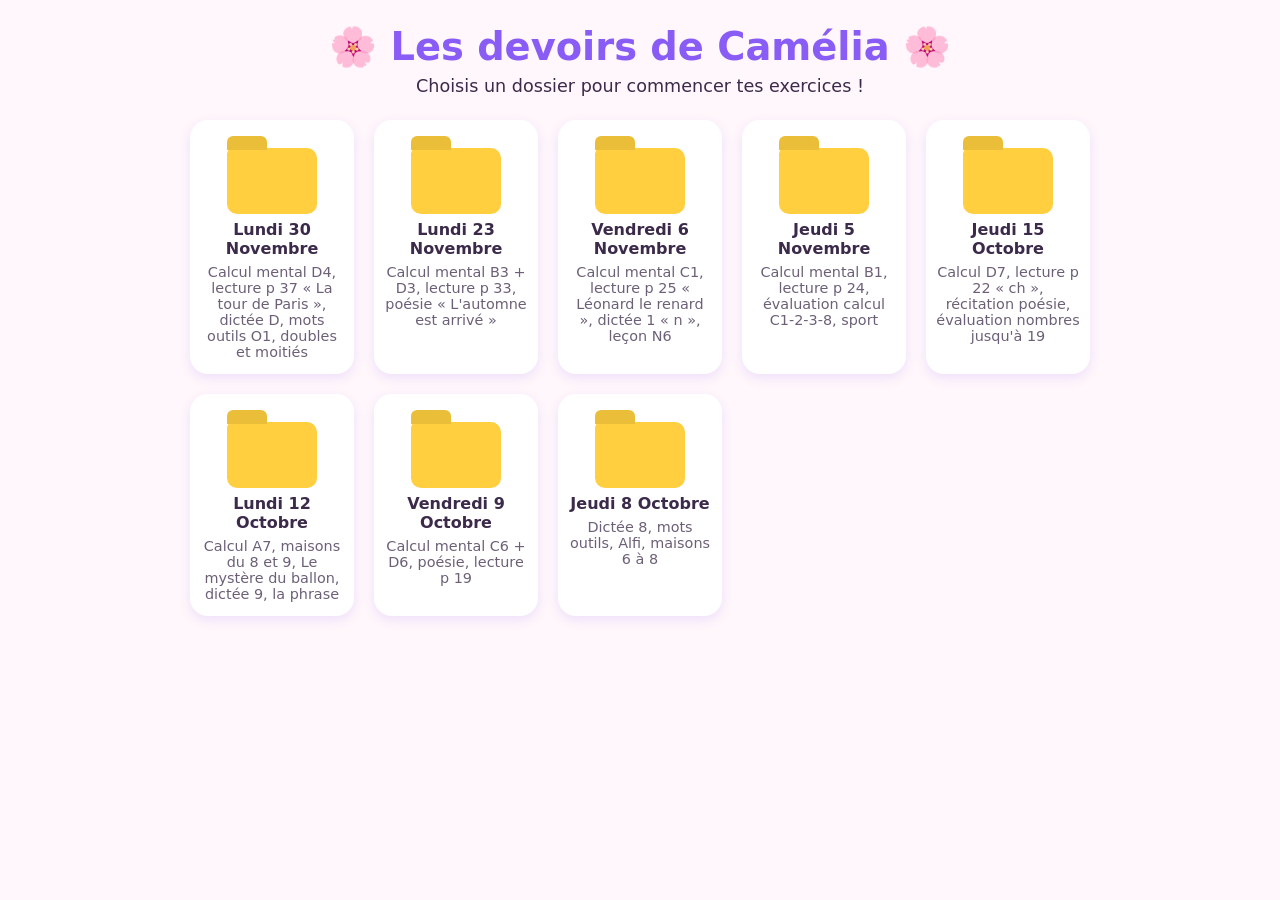
<file: index.html>
<!doctype html>
<html lang="fr">
<head>
  <meta charset="utf-8">
  <meta name="viewport" content="width=device-width, initial-scale=1">
  <link rel="manifest" href="manifest.webmanifest">
  <meta name="theme-color" content="#ff6fa8">
  <link rel="apple-touch-icon" href="icons/apple-touch-icon.png">
  <link rel="icon" href="icons/icon-192.png">
  <title>Les devoirs de Camélia</title>
  <link rel="stylesheet" href="assets/style.css">
</head>
<body>
  <header class="entete">
    <h1>🌸 Les devoirs de Camélia 🌸</h1>
    <p>Choisis un dossier pour commencer tes exercices !</p>
  </header>

  <main id="dossiers" class="dossiers"></main>

  <script src="assets/jours.js"></script>
  <script>
    const pad = n => String(n).padStart(2, "0");
    const now = new Date();
    const today = `${now.getFullYear()}-${pad(now.getMonth() + 1)}-${pad(now.getDate())}`;
    const fmt = new Intl.DateTimeFormat("fr-FR", { weekday: "long", day: "numeric", month: "long" });

    const jours = [...window.JOURS].sort((a, b) => b.date.localeCompare(a.date));
    // Le dossier qui clignote : les devoirs à rendre le prochain jour (après aujourd'hui), qu'on fait ce soir.
    const prochain = jours.filter(j => j.date > today).map(j => j.date).sort()[0];
    const zone = document.getElementById("dossiers");

    if (!jours.length) zone.innerHTML = "<p>Pas encore de devoirs ici.</p>";

    for (const j of jours) {
      const [y, m, d] = j.date.split("-").map(Number);
      const libelle = fmt.format(new Date(y, m - 1, d));
      const estAujourdhui = j.date === prochain;
      const a = document.createElement("a");
      a.href = `devoirs/${j.date}/`;
      a.className = "dossier" + (estAujourdhui ? " du-jour" : "");
      a.innerHTML = `
        ${estAujourdhui ? '<span class="badge">Devoirs du jour</span>' : ""}
        <span class="icone" aria-hidden="true"></span>
        <span class="date">${libelle}</span>
        ${j.titre ? `<span class="titre">${j.titre}</span>` : ""}`;
      zone.appendChild(a);
    }

    if ("serviceWorker" in navigator) navigator.serviceWorker.register("sw.js");
  </script>
</body>
</html>
</file>
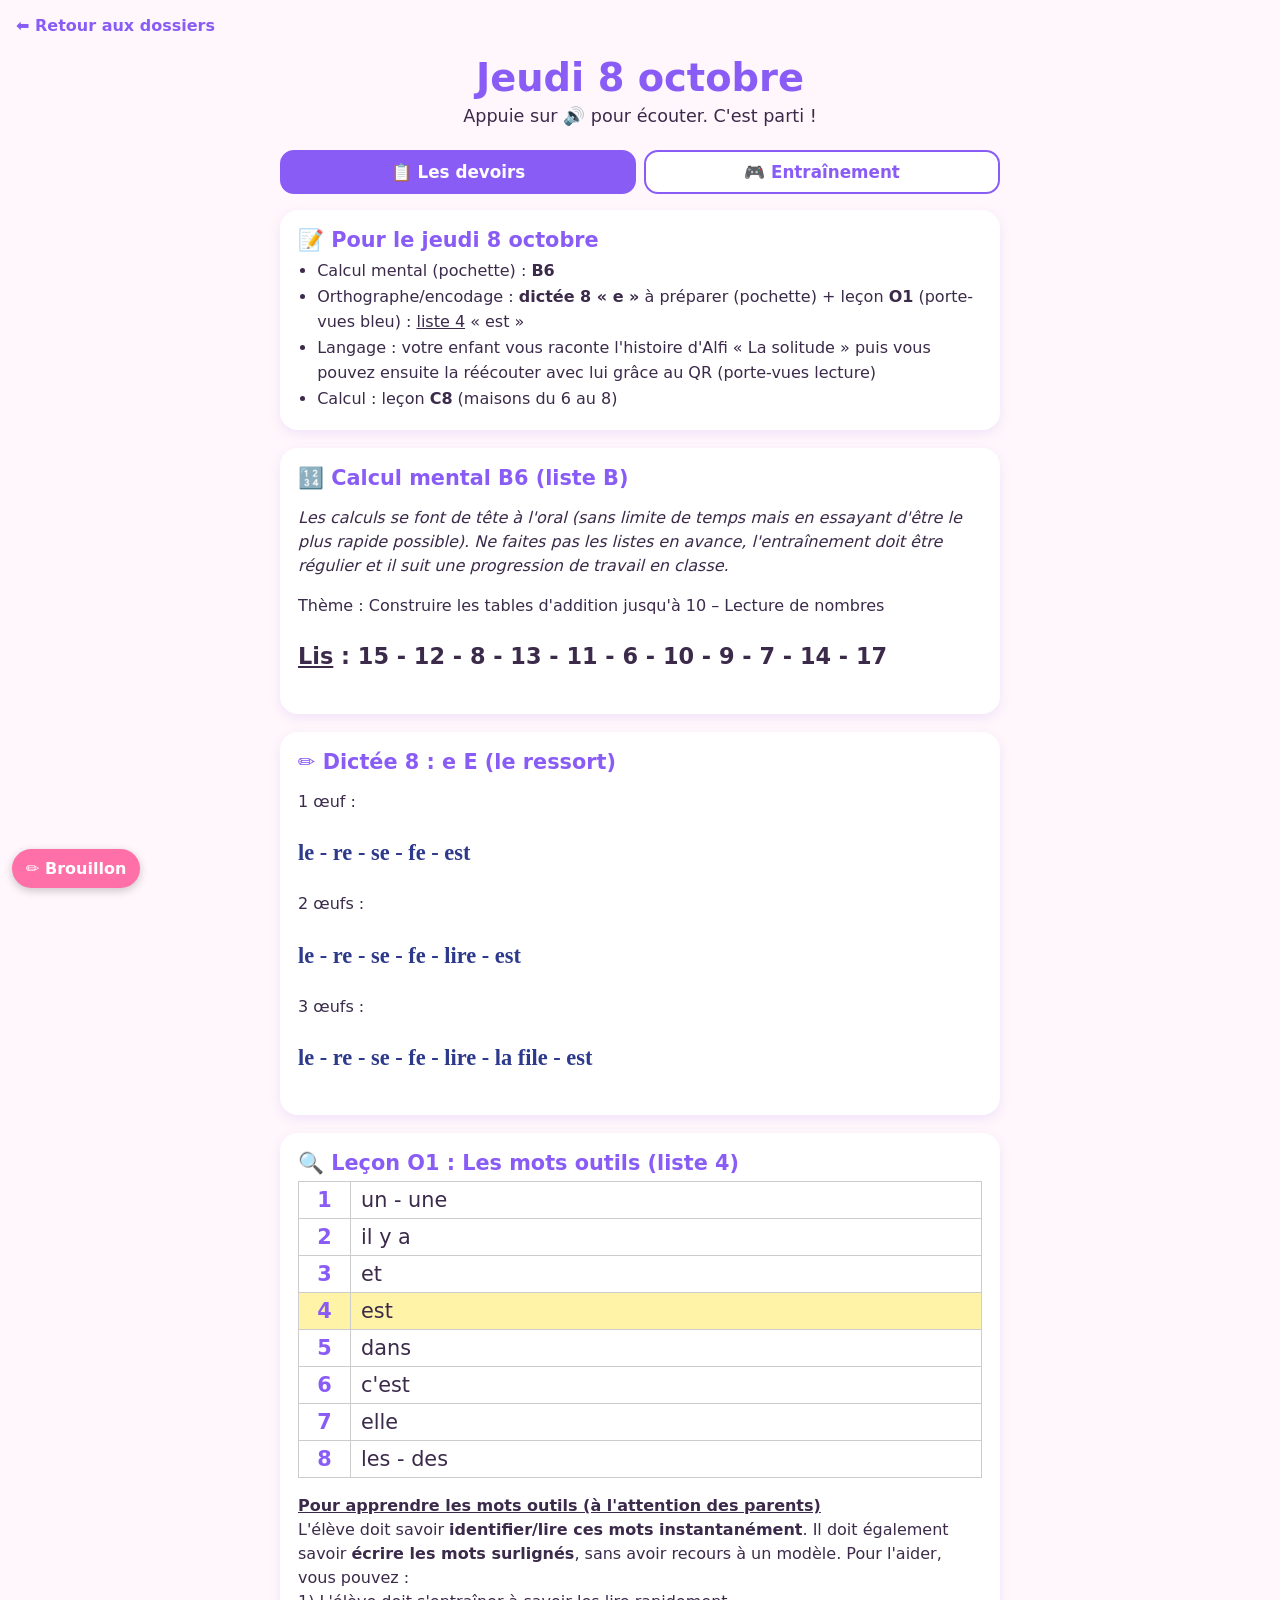
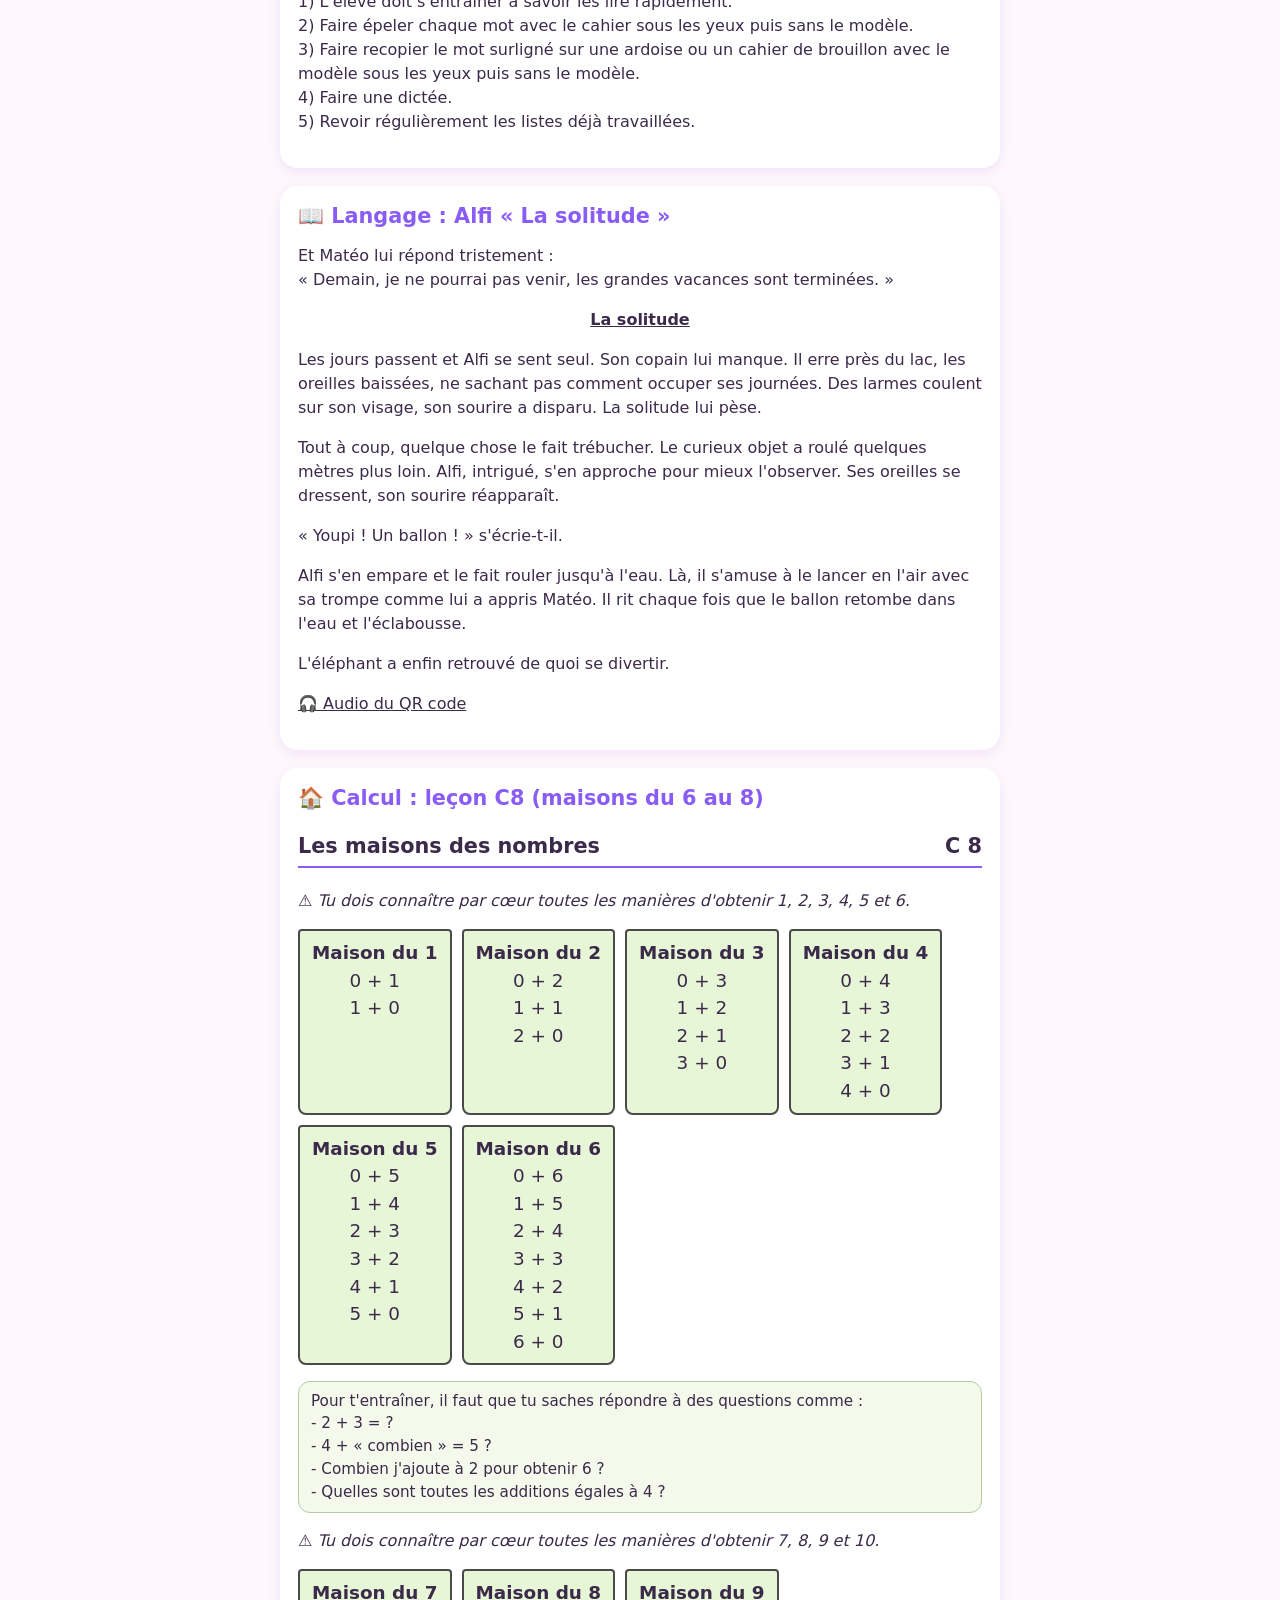
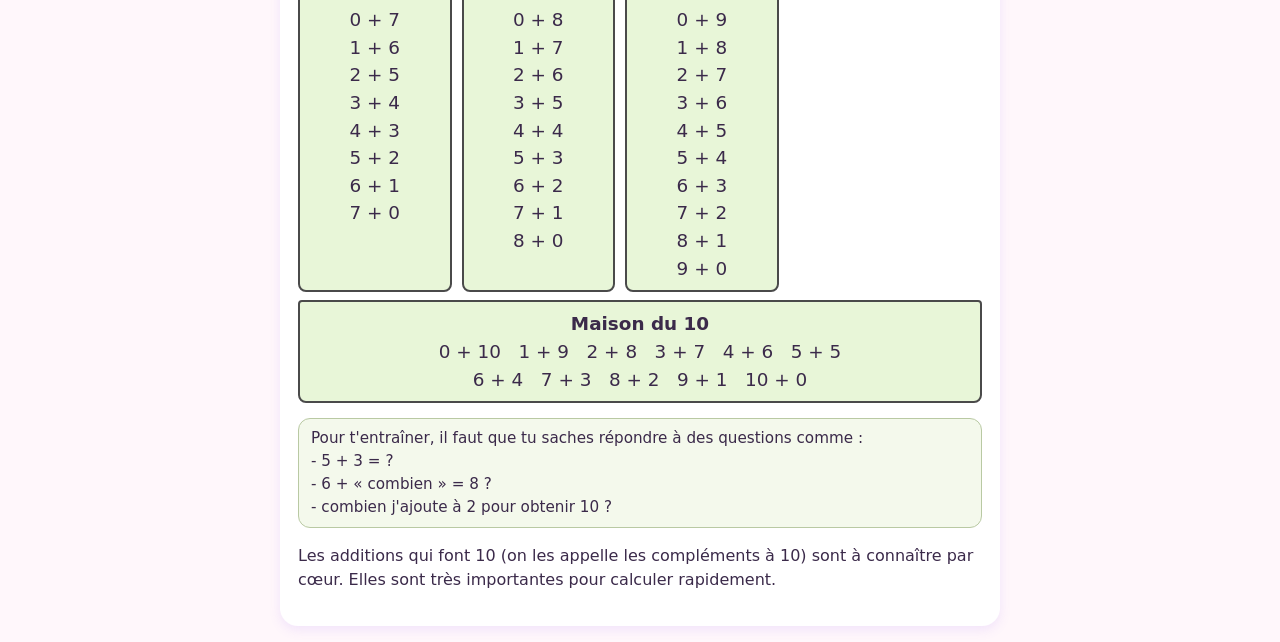
<file: devoirs/2026-10-08/index.html>
<!doctype html>
<html lang="fr">
<head>
  <meta charset="utf-8">
  <meta name="viewport" content="width=device-width, initial-scale=1">
  <link rel="manifest" href="../../manifest.webmanifest">
  <meta name="theme-color" content="#ff6fa8">
  <link rel="apple-touch-icon" href="../../icons/apple-touch-icon.png">
  <link rel="icon" href="../../icons/icon-192.png">
  <title>Devoirs du 8 octobre</title>
  <link rel="stylesheet" href="../../assets/style.css">
</head>
<body>
  <a class="retour" href="../../">⬅ Retour aux dossiers</a>
  <header class="entete">
    <h1>Jeudi 8 octobre</h1>
    <p>Appuie sur 🔊 pour écouter. C'est parti !</p>
  </header>

  <nav class="onglets">
    <button type="button" data-onglet="devoirs" class="actif">📋 Les devoirs</button>
    <button type="button" data-onglet="entrainement">🎮 Entraînement</button>
  </nav>
  <main id="devoirs" class="exercices"></main>
  <main id="exercices" class="exercices" hidden></main>
  <div id="score" class="score" hidden></div>

  <script src="../../assets/lecons.js"></script>
  <script>
    // Les devoirs tels qu'ils sont sur les photos (recopiés à l'identique).
    window.DEVOIRS = [
      {
        titre: "📝 Pour le jeudi 8 octobre",
        html: `<ul>
          <li>Calcul mental (pochette) : <b>B6</b></li>
          <li>Orthographe/encodage : <b>dictée 8 « e »</b> à préparer (pochette) + leçon <b>O1</b> (porte-vues bleu) : <u>liste 4</u> « est »</li>
          <li>Langage : votre enfant vous raconte l'histoire d'Alfi « La solitude » puis vous pouvez ensuite la réécouter avec lui grâce au QR (porte-vues lecture)</li>
          <li>Calcul : leçon <b>C8</b> (maisons du 6 au 8)</li>
        </ul>`,
      },
      {
        titre: "🔢 Calcul mental B6 (liste B)",
        html: `<p><i>Les calculs se font de tête à l'oral (sans limite de temps mais en essayant d'être le plus rapide possible). Ne faites pas les listes en avance, l'entraînement doit être régulier et il suit une progression de travail en classe.</i></p>
          <p>Thème : Construire les tables d'addition jusqu'à 10 – Lecture de nombres</p>
          <p class="gros"><u>Lis</u> : 15 - 12 - 8 - 13 - 11 - 6 - 10 - 9 - 7 - 14 - 17</p>`,
      },
      {
        titre: "✏️ Dictée 8 : e E (le ressort)",
        html: `<p>1 œuf :</p><p class="gros cursive">le - re - se - fe - est</p>
          <p>2 œufs :</p><p class="gros cursive">le - re - se - fe - lire - est</p>
          <p>3 œufs :</p><p class="gros cursive">le - re - se - fe - lire - la file - est</p>`,
      },
      {
        titre: "🔍 Leçon O1 : Les mots outils (liste 4)",
        html: `<table class="tableau">
          <tr><td>1</td><td>un - une</td></tr>
          <tr><td>2</td><td>il y a</td></tr>
          <tr><td>3</td><td>et</td></tr>
          <tr class="surligne"><td>4</td><td>est</td></tr>
          <tr><td>5</td><td>dans</td></tr>
          <tr><td>6</td><td>c'est</td></tr>
          <tr><td>7</td><td>elle</td></tr>
          <tr><td>8</td><td>les - des</td></tr>
        </table>
        <p><b><u>Pour apprendre les mots outils (à l'attention des parents)</u></b><br>
        L'élève doit savoir <b>identifier/lire ces mots instantanément</b>. Il doit également savoir <b>écrire les mots surlignés</b>, sans avoir recours à un modèle. Pour l'aider, vous pouvez :<br>
        1) L'élève doit s'entraîner à savoir les lire rapidement.<br>
        2) Faire épeler chaque mot avec le cahier sous les yeux puis sans le modèle.<br>
        3) Faire recopier le mot surligné sur une ardoise ou un cahier de brouillon avec le modèle sous les yeux puis sans le modèle.<br>
        4) Faire une dictée.<br>
        5) Revoir régulièrement les listes déjà travaillées.</p>`,
      },
      {
        titre: "📖 Langage : Alfi « La solitude »",
        html: `<p>Et Matéo lui répond tristement :<br>« Demain, je ne pourrai pas venir, les grandes vacances sont terminées. »</p>
          <p style="text-align:center"><b><u>La solitude</u></b></p>
          <p>Les jours passent et Alfi se sent seul. Son copain lui manque. Il erre près du lac, les oreilles baissées, ne sachant pas comment occuper ses journées. Des larmes coulent sur son visage, son sourire a disparu. La solitude lui pèse.</p>
          <p>Tout à coup, quelque chose le fait trébucher. Le curieux objet a roulé quelques mètres plus loin. Alfi, intrigué, s'en approche pour mieux l'observer. Ses oreilles se dressent, son sourire réapparaît.</p>
          <p>« Youpi ! Un ballon ! » s'écrie-t-il.</p>
          <p>Alfi s'en empare et le fait rouler jusqu'à l'eau. Là, il s'amuse à le lancer en l'air avec sa trompe comme lui a appris Matéo. Il rit chaque fois que le ballon retombe dans l'eau et l'éclabousse.</p>
          <p>L'éléphant a enfin retrouvé de quoi se divertir.</p>
          <p><a href="https://ecole.nathan.fr/texte05_la_solitude" target="_blank" rel="noopener">🎧 Audio du QR code</a></p>`,
      },
      {
        titre: "🏠 Calcul : leçon C8 (maisons du 6 au 8)",
        html: window.LECONS.C8,
      },
    ];

    window.EXERCICES = [
      // Calcul mental B6 : lecture de nombres
      {
        type: "qcm",
        titre: "🔢 Calcul mental : les nombres (B6)",
        consigne: "Écoute le nombre avec 🔊 puis clique dessus.",
        questions: [
          { q: "", dire: "quinze", choix: ["5", "15", "50"], bonne: 1 },
          { q: "", dire: "douze", choix: ["12", "2", "20"], bonne: 0 },
          { q: "", dire: "treize", choix: ["3", "30", "13"], bonne: 2 },
          { q: "", dire: "onze", choix: ["11", "1", "10"], bonne: 0 },
          { q: "", dire: "quatorze", choix: ["4", "14", "40"], bonne: 1 },
          { q: "", dire: "dix-sept", choix: ["7", "16", "17"], bonne: 2 },
          { q: "", dire: "dix", choix: ["10", "1", "11"], bonne: 0 },
        ],
      },
      {
        type: "info",
        titre: "🗣️ À voix haute",
        texte: "Lis ces nombres le plus vite possible à papa ou maman :<br><strong style='font-size:1.6rem;letter-spacing:.1em'>15 – 12 – 8 – 13 – 11 – 6 – 10 – 9 – 7 – 14 – 17</strong>",
      },

      // Dictée 8 : le son « e »
      {
        type: "qcm",
        titre: "👂 J'écoute les syllabes (dictée 8)",
        consigne: "Écoute le mot avec 🔊. Quelle syllabe entends-tu au début ?",
        questions: [
          { q: "", dire: "ressort", choix: ["ra", "re", "ri"], bonne: 1 },
          { q: "", dire: "semaine", choix: ["se", "sa", "so"], bonne: 0 },
          { q: "", dire: "fenêtre", choix: ["fa", "fi", "fe"], bonne: 2 },
          { q: "", dire: "le", choix: ["la", "le", "li"], bonne: 1 },
        ],
      },
      {
        type: "dictee",
        titre: "✏️ Petite dictée",
        consigne: "Écoute avec 🔊 et écris le mot. Puis clique sur Vérifier.",
        mots: [
          { dire: "le", ecrire: "le" },
          { dire: "re, comme au début de : ressort", ecrire: "re" },
          { dire: "se", ecrire: "se" },
          { dire: "fe, comme au début de : fenêtre", ecrire: "fe" },
          { dire: "lire", ecrire: "lire" },
          { dire: "la file", ecrire: "la file" },
          { dire: "est, comme dans : il est content", ecrire: "est" },
        ],
      },

      // Leçon O1, liste 4 : le mot outil du jour, seulement à l'oreille (ne jamais l'écrire dans les consignes)
      {
        type: "qcm",
        titre: "🔍 Le mot outil (O1, liste 4)",
        consigne: "Écoute avec 🔊 puis clique sur le mot que tu entends.",
        questions: [
          { q: "", dire: "est. Comme dans : il est content.", choix: ["et", "est", "les"], bonne: 1 },
          { q: "", dire: "est. Comme dans : elle est grande.", choix: ["ses", "des", "est"], bonne: 2 },
          { q: "", dire: "est. Comme dans : le chat est noir.", choix: ["est", "elle", "une"], bonne: 0 },
        ],
      },
      {
        type: "qcm",
        titre: "🐘 Quel mot manque ?",
        consigne: "Choisis le bon mot pour compléter la phrase.",
        questions: [
          { q: "Alfi … triste.", choix: ["est", "et"], bonne: 0 },
          { q: "Alfi … Matéo sont copains.", choix: ["est", "et"], bonne: 1 },
          { q: "Le ballon … dans l'eau.", choix: ["est", "et"], bonne: 0 },
        ],
      },
      {
        type: "dictee",
        titre: "✍️ J'écris le mot outil",
        consigne: "Écoute la phrase avec 🔊 et écris le petit mot qu'on te demande.",
        mots: [
          { dire: "Le lac est grand. Écris le mot : est.", ecrire: "est" },
          { dire: "L'éléphant est content. Écris le mot : est.", ecrire: "est" },
        ],
      },

      // Langage : Alfi, « La solitude » (QR code du porte-vues : ecole.nathan.fr/texte05_la_solitude)
      {
        type: "histoire",
        titre: "🐘 L'histoire d'Alfi : « La solitude »",
        lien: "https://ecole.nathan.fr/texte05_la_solitude",
        texte: "La solitude. Les jours passent et Alfi se sent seul. Son copain lui manque. Il erre près du lac, les oreilles baissées, ne sachant pas comment occuper ses journées. Des larmes coulent sur son visage, son sourire a disparu. La solitude lui pèse. Tout à coup, quelque chose le fait trébucher. Le curieux objet a roulé quelques mètres plus loin. Alfi, intrigué, s'en approche pour mieux l'observer. Ses oreilles se dressent, son sourire réapparaît. « Youpi ! Un ballon ! » s'écrie-t-il. Alfi s'en empare et le fait rouler jusqu'à l'eau. Là, il s'amuse à le lancer en l'air avec sa trompe comme lui a appris Matéo. Il rit chaque fois que le ballon retombe dans l'eau et l'éclabousse. L'éléphant a enfin retrouvé de quoi se divertir.",
      },
      {
        type: "vraifaux",
        titre: "📖 Alfi : « La solitude »",
        consigne: "Vrai ou faux ? Écoute avec 🔊 si tu veux.",
        questions: [
          { q: "Matéo ne peut pas venir : les vacances sont finies.", dire: "Matéo ne peut pas venir : les vacances sont finies.", vrai: true },
          { q: "Alfi se sent seul.", dire: "Alfi se sent seul.", vrai: true },
          { q: "Alfi trébuche sur un caillou.", dire: "Alfi trébuche sur un caillou.", vrai: false },
          { q: "Alfi joue avec le ballon grâce à sa trompe.", dire: "Alfi joue avec le ballon grâce à sa trompe.", vrai: true },
          { q: "À la fin, Alfi pleure encore.", dire: "À la fin, Alfi pleure encore.", vrai: false },
        ],
      },
      {
        type: "qcm",
        titre: "🎈 As-tu bien compris ?",
        questions: [
          { q: "Où se promène Alfi ?", choix: ["Près du lac", "Dans la forêt", "À l'école"], bonne: 0 },
          { q: "Quel objet trouve Alfi ?", choix: ["Un ballon", "Une balle de tennis", "Un livre"], bonne: 0 },
          { q: "Qui lui a appris à lancer avec sa trompe ?", choix: ["Sa maman", "Matéo", "Un singe"], bonne: 1 },
        ],
      },
      {
        type: "info",
        titre: "🗣️ Raconte l'histoire",
        texte: "Raconte l'histoire d'Alfi à papa ou maman, puis réécoutez-la ensemble avec le bouton ▶ plus haut.<ol><li>Au début, comment se sent Alfi ? Pourquoi ?</li><li>Que se passe-t-il tout à coup ?</li><li>Que fait Alfi avec le ballon ?</li><li>Comment se sent-il à la fin ?</li></ol>",
      },

      // Calcul : leçon C8, maisons du 6 au 8
      {
        type: "trous",
        titre: "🏠 La maison du 6",
        consigne: "Complète pour que ça fasse 6.",
        phrases: ["6 = 5 + [1]", "6 = 4 + [2]", "6 = 3 + [3]", "6 = [6] + 0"],
      },
      {
        type: "trous",
        titre: "🏠 La maison du 7",
        consigne: "Complète pour que ça fasse 7.",
        phrases: ["7 = 6 + [1]", "7 = 5 + [2]", "7 = 4 + [3]", "7 = 0 + [7]"],
      },
      {
        type: "trous",
        titre: "🏠 La maison du 8",
        consigne: "Complète pour que ça fasse 8.",
        phrases: ["8 = 7 + [1]", "8 = 6 + [2]", "8 = 5 + [3]", "8 = 4 + [4]"],
      },
    ];
  </script>
  <script src="../../assets/exercices.js"></script>
  <script src="../../assets/brouillon.js"></script>
</body>
</html>
</file>
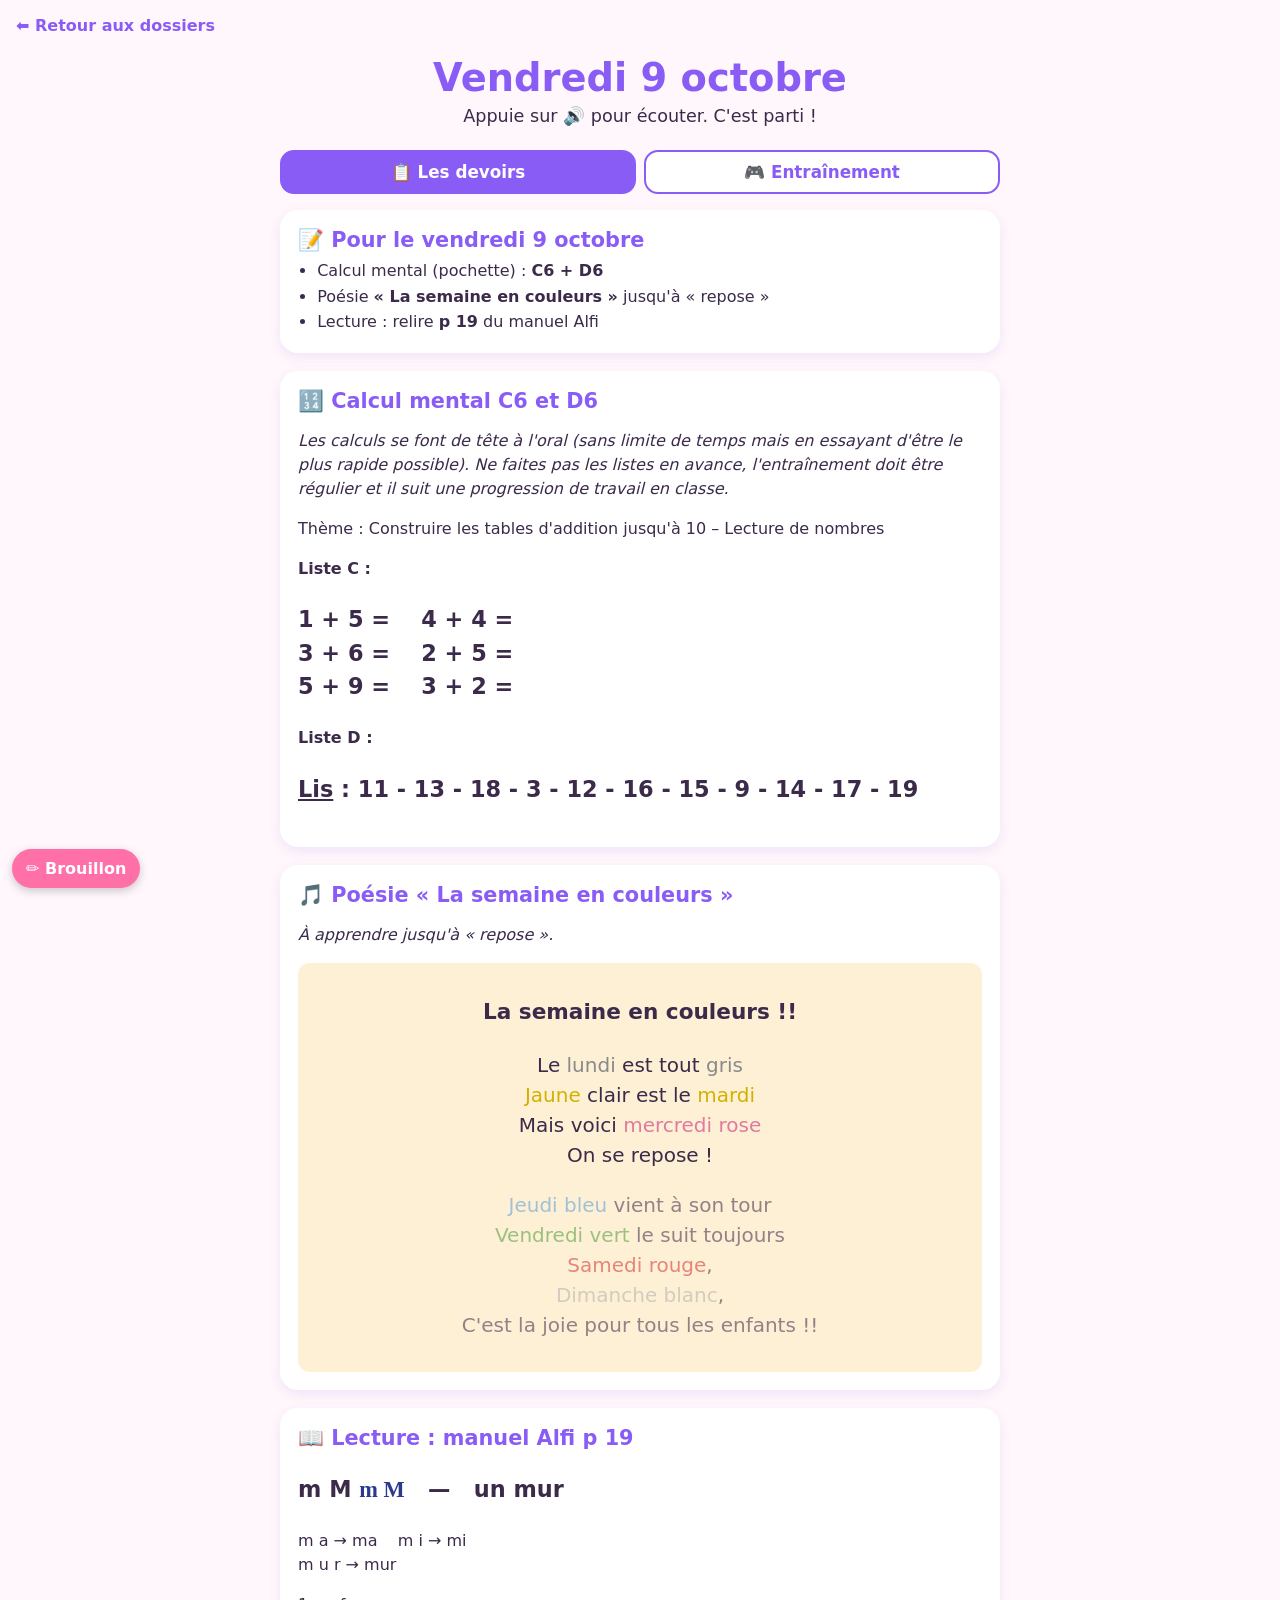
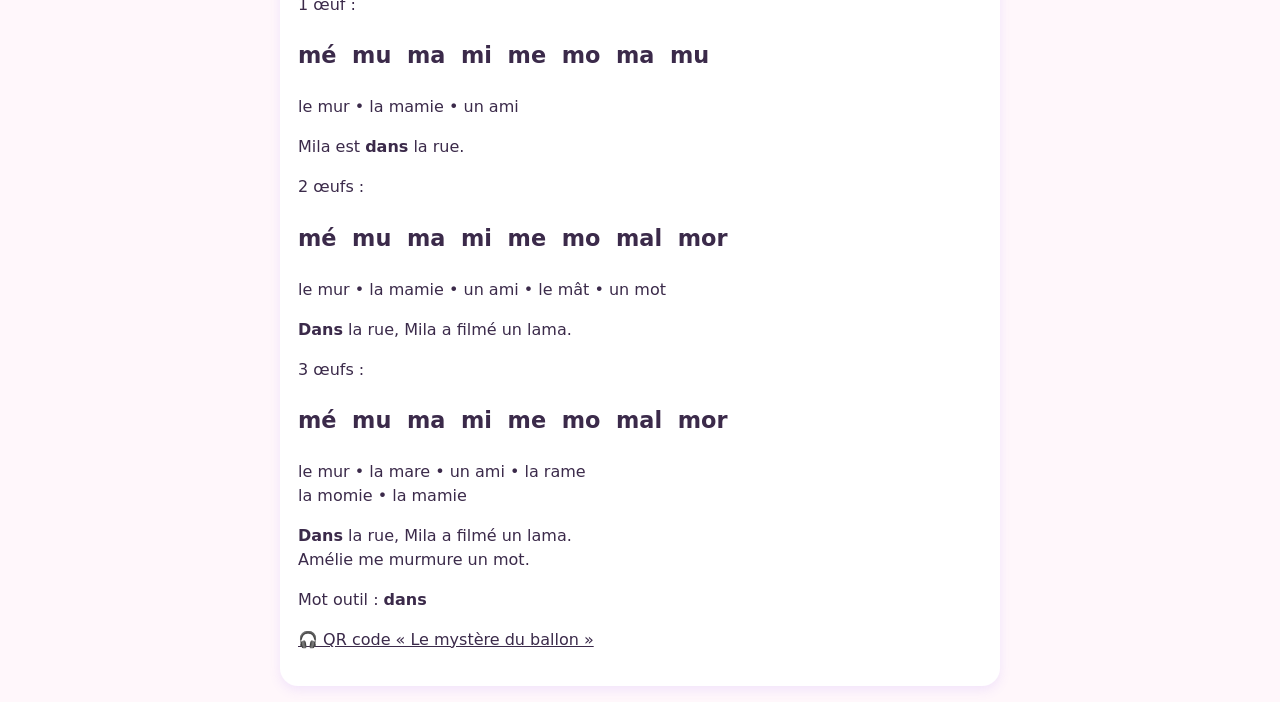
<file: devoirs/2026-10-09/index.html>
<!doctype html>
<html lang="fr">
<head>
  <meta charset="utf-8">
  <meta name="viewport" content="width=device-width, initial-scale=1">
  <link rel="manifest" href="../../manifest.webmanifest">
  <meta name="theme-color" content="#ff6fa8">
  <link rel="apple-touch-icon" href="../../icons/apple-touch-icon.png">
  <link rel="icon" href="../../icons/icon-192.png">
  <title>Devoirs du 9 octobre</title>
  <link rel="stylesheet" href="../../assets/style.css">
</head>
<body>
  <a class="retour" href="../../">⬅ Retour aux dossiers</a>
  <header class="entete">
    <h1>Vendredi 9 octobre</h1>
    <p>Appuie sur 🔊 pour écouter. C'est parti !</p>
  </header>

  <nav class="onglets">
    <button type="button" data-onglet="devoirs" class="actif">📋 Les devoirs</button>
    <button type="button" data-onglet="entrainement">🎮 Entraînement</button>
  </nav>
  <main id="devoirs" class="exercices"></main>
  <main id="exercices" class="exercices" hidden></main>
  <div id="score" class="score" hidden></div>

  <script>
    // Les devoirs tels qu'ils sont sur les photos (recopiés à l'identique).
    window.DEVOIRS = [
      {
        titre: "📝 Pour le vendredi 9 octobre",
        html: `<ul>
          <li>Calcul mental (pochette) : <b>C6 + D6</b></li>
          <li>Poésie <b>« La semaine en couleurs »</b> jusqu'à « repose »</li>
          <li>Lecture : relire <b>p 19</b> du manuel Alfi</li>
        </ul>`,
      },
      {
        titre: "🔢 Calcul mental C6 et D6",
        html: `<p><i>Les calculs se font de tête à l'oral (sans limite de temps mais en essayant d'être le plus rapide possible). Ne faites pas les listes en avance, l'entraînement doit être régulier et il suit une progression de travail en classe.</i></p>
          <p>Thème : Construire les tables d'addition jusqu'à 10 – Lecture de nombres</p>
          <p><b>Liste C :</b></p>
          <p class="gros">1 + 5 = &nbsp;&nbsp; 4 + 4 =<br>3 + 6 = &nbsp;&nbsp; 2 + 5 =<br>5 + 9 = &nbsp;&nbsp; 3 + 2 =</p>
          <p><b>Liste D :</b></p>
          <p class="gros"><u>Lis</u> : 11 - 13 - 18 - 3 - 12 - 16 - 15 - 9 - 14 - 17 - 19</p>`,
      },
      {
        titre: "🎵 Poésie « La semaine en couleurs »",
        html: `<p><i>À apprendre jusqu'à « repose ».</i></p>
          <div class="poesie">
            <p class="titre-poesie">La semaine en couleurs !!</p>
            <p>Le <span style="color:#8a8a8a">lundi</span> est tout <span style="color:#8a8a8a">gris</span><br>
            <span style="color:#d4b000">Jaune</span> clair est le <span style="color:#d4b000">mardi</span><br>
            Mais voici <span style="color:#e07aa0">mercredi rose</span><br>
            On se repose !</p>
            <p class="apres"><span style="color:#5b9bd5">Jeudi bleu</span> vient à son tour<br>
            <span style="color:#4c9a3a">Vendredi vert</span> le suit toujours<br>
            <span style="color:#d03030">Samedi rouge</span>,<br>
            <span style="color:#b0b0b0">Dimanche blanc</span>,<br>
            C'est la joie pour tous les enfants !!</p>
          </div>`,
      },
      {
        titre: "📖 Lecture : manuel Alfi p 19",
        html: `<p class="gros">m M <span class="cursive">m M</span> &nbsp; — &nbsp; un <b>m</b>ur</p>
          <p>m a → ma &nbsp;&nbsp; m i → mi<br>m u r → mur</p>
          <p>1 œuf :</p>
          <p class="gros">mé &nbsp;mu &nbsp;ma &nbsp;mi &nbsp;me &nbsp;mo &nbsp;ma &nbsp;mu</p>
          <p>le mur • la mamie • un ami</p>
          <p>Mila est <b>dans</b> la rue.</p>
          <p>2 œufs :</p>
          <p class="gros">mé &nbsp;mu &nbsp;ma &nbsp;mi &nbsp;me &nbsp;mo &nbsp;mal &nbsp;mor</p>
          <p>le mur • la mamie • un ami • le mât • un mot</p>
          <p><b>Dans</b> la rue, Mila a filmé un lama.</p>
          <p>3 œufs :</p>
          <p class="gros">mé &nbsp;mu &nbsp;ma &nbsp;mi &nbsp;me &nbsp;mo &nbsp;mal &nbsp;mor</p>
          <p>le mur • la mare • un ami • la rame<br>la momie • la mamie</p>
          <p><b>Dans</b> la rue, Mila a filmé un lama.<br>Amélie me murmure un mot.</p>
          <p>Mot outil : <b>dans</b></p>
          <p><a href="https://ecole.nathan.fr/texte06_le_mystere_du_ballon" target="_blank" rel="noopener">🎧 QR code « Le mystère du ballon »</a></p>`,
      },
    ];

    window.EXERCICES = [
      // Calcul mental C6 (sans recopier les résultats)
      {
        type: "trous",
        titre: "➕ Calcul mental (C6)",
        consigne: "Calcule dans ta tête, écris le résultat puis clique sur Vérifier.",
        phrases: ["1 + 5 = [6]", "4 + 4 = [8]", "3 + 6 = [9]", "2 + 5 = [7]", "5 + 9 = [14]", "3 + 2 = [5]"],
      },
      // Calcul mental D6 : lecture de nombres
      {
        type: "qcm",
        titre: "🔢 Les nombres (D6)",
        consigne: "Écoute le nombre avec 🔊 puis clique dessus.",
        questions: [
          { q: "", dire: "onze", choix: ["11", "1", "17"], bonne: 0 },
          { q: "", dire: "treize", choix: ["30", "13", "3"], bonne: 1 },
          { q: "", dire: "dix-huit", choix: ["8", "81", "18"], bonne: 2 },
          { q: "", dire: "douze", choix: ["12", "2", "20"], bonne: 0 },
          { q: "", dire: "seize", choix: ["6", "16", "60"], bonne: 1 },
          { q: "", dire: "quinze", choix: ["5", "50", "15"], bonne: 2 },
          { q: "", dire: "quatorze", choix: ["14", "4", "40"], bonne: 0 },
          { q: "", dire: "dix-neuf", choix: ["9", "19", "91"], bonne: 1 },
        ],
      },
      {
        type: "info",
        titre: "🗣️ À voix haute",
        texte: "Lis ces nombres le plus vite possible à papa ou maman :<br><strong style='font-size:1.6rem;letter-spacing:.1em'>11 – 13 – 18 – 3 – 12 – 16 – 15 – 9 – 14 – 17 – 19</strong>",
      },

      // Lecture p 19 : la lettre du jour, seulement à l'oreille dans les consignes
      {
        type: "histoire",
        titre: "📖 Écoute la page 19",
        lien: "https://ecole.nathan.fr/texte06_le_mystere_du_ballon",
        texte: "le mur. la mamie. un ami. le mât. un mot. la mare. la rame. la momie. Mila est dans la rue. Dans la rue, Mila a filmé un lama. Amélie me murmure un mot.",
      },
      {
        type: "qcm",
        titre: "👂 Quelle syllabe entends-tu ?",
        consigne: "Écoute avec 🔊 puis clique sur la bonne syllabe.",
        questions: [
          { q: "", dire: "ma", choix: ["la", "ma", "ra"], bonne: 1 },
          { q: "", dire: "mi", choix: ["mi", "mu", "li"], bonne: 0 },
          { q: "", dire: "mo", choix: ["ro", "mi", "mo"], bonne: 2 },
          { q: "", dire: "mu", choix: ["mu", "ma", "nu"], bonne: 0 },
          { q: "", dire: "mal", choix: ["mol", "mal", "lam"], bonne: 1 },
        ],
      },
      {
        type: "qcm",
        titre: "🔤 Quel mot entends-tu ?",
        consigne: "Écoute avec 🔊 puis clique sur le bon mot.",
        questions: [
          { q: "", dire: "la mamie", choix: ["la momie", "la mamie", "la mare"], bonne: 1 },
          { q: "", dire: "la rame", choix: ["la rame", "la mare", "la rue"], bonne: 0 },
          { q: "", dire: "le mât", choix: ["le mur", "un mot", "le mât"], bonne: 2 },
          { q: "", dire: "la momie", choix: ["la momie", "la mamie", "un ami"], bonne: 0 },
          { q: "", dire: "un mot", choix: ["le mât", "un mot", "le mur"], bonne: 1 },
        ],
      },
      {
        type: "qcm",
        titre: "🔍 Le mot outil",
        consigne: "Écoute avec 🔊 puis clique sur le mot que tu entends.",
        questions: [
          { q: "", dire: "dans. Comme dans : Mila est dans la rue.", choix: ["des", "dans", "les"], bonne: 1 },
          { q: "", dire: "dans. Comme dans : le chat est dans la boîte.", choix: ["dans", "et", "une"], bonne: 0 },
        ],
      },
      {
        type: "qcm",
        titre: "🦙 As-tu bien lu ?",
        consigne: "Relis les phrases de la page 19 puis réponds.",
        questions: [
          { q: "Où est Mila ?", choix: ["Dans la rue", "Dans la mare", "Sur le mur"], bonne: 0 },
          { q: "Qu'a filmé Mila ?", choix: ["Une momie", "Un lama", "Un mât"], bonne: 1 },
          { q: "Que fait Amélie ?", choix: ["Elle rame", "Elle filme", "Elle murmure un mot"], bonne: 2 },
        ],
      },

      // Poésie (à apprendre jusqu'à « repose »)
      {
        type: "histoire",
        titre: "🎵 Écoute la poésie",
        texte: "La semaine en couleurs. Le lundi est tout gris. Jaune clair est le mardi. Mais voici mercredi rose. On se repose !",
      },
      {
        type: "qcm",
        titre: "🌈 De quelle couleur ?",
        consigne: "Souviens-toi de la poésie et choisis la bonne couleur.",
        questions: [
          { q: "Le lundi est tout…", choix: ["rose", "gris", "bleu"], bonne: 1 },
          { q: "… clair est le mardi.", choix: ["Jaune", "Vert", "Rouge"], bonne: 0 },
          { q: "Mais voici mercredi…", choix: ["blanc", "gris", "rose"], bonne: 2 },
        ],
      },
      {
        type: "trous",
        titre: "✏️ Complète la poésie",
        consigne: "Écris le mot qui manque puis clique sur Vérifier.",
        phrases: [
          "Le [lundi] est tout gris",
          "Jaune clair est le [mardi]",
          "Mais voici [mercredi] rose",
          "On se [repose] !",
        ],
      },
      {
        type: "info",
        titre: "🗣️ Récite",
        texte: "Récite la poésie à papa ou maman jusqu'à « repose », sans regarder !",
      },
    ];
  </script>
  <script src="../../assets/exercices.js"></script>
  <script src="../../assets/brouillon.js"></script>
</body>
</html>
</file>
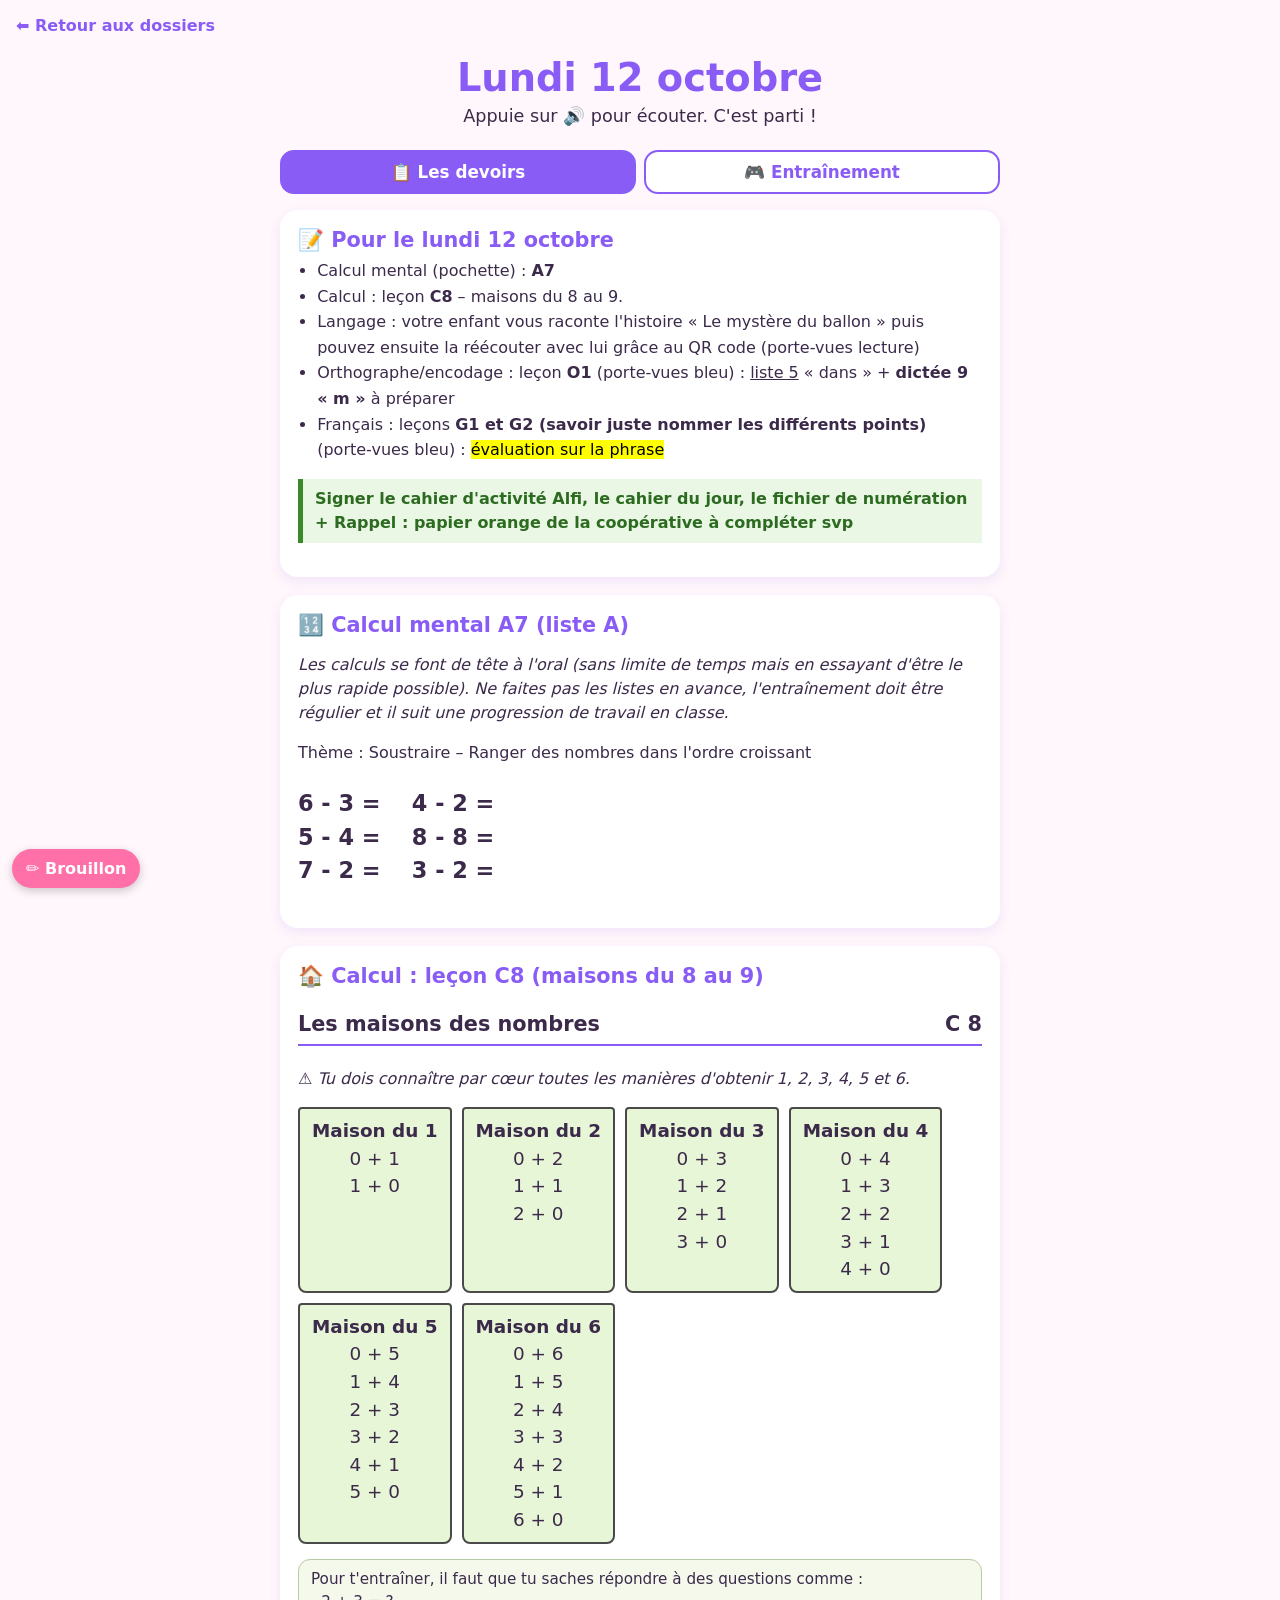
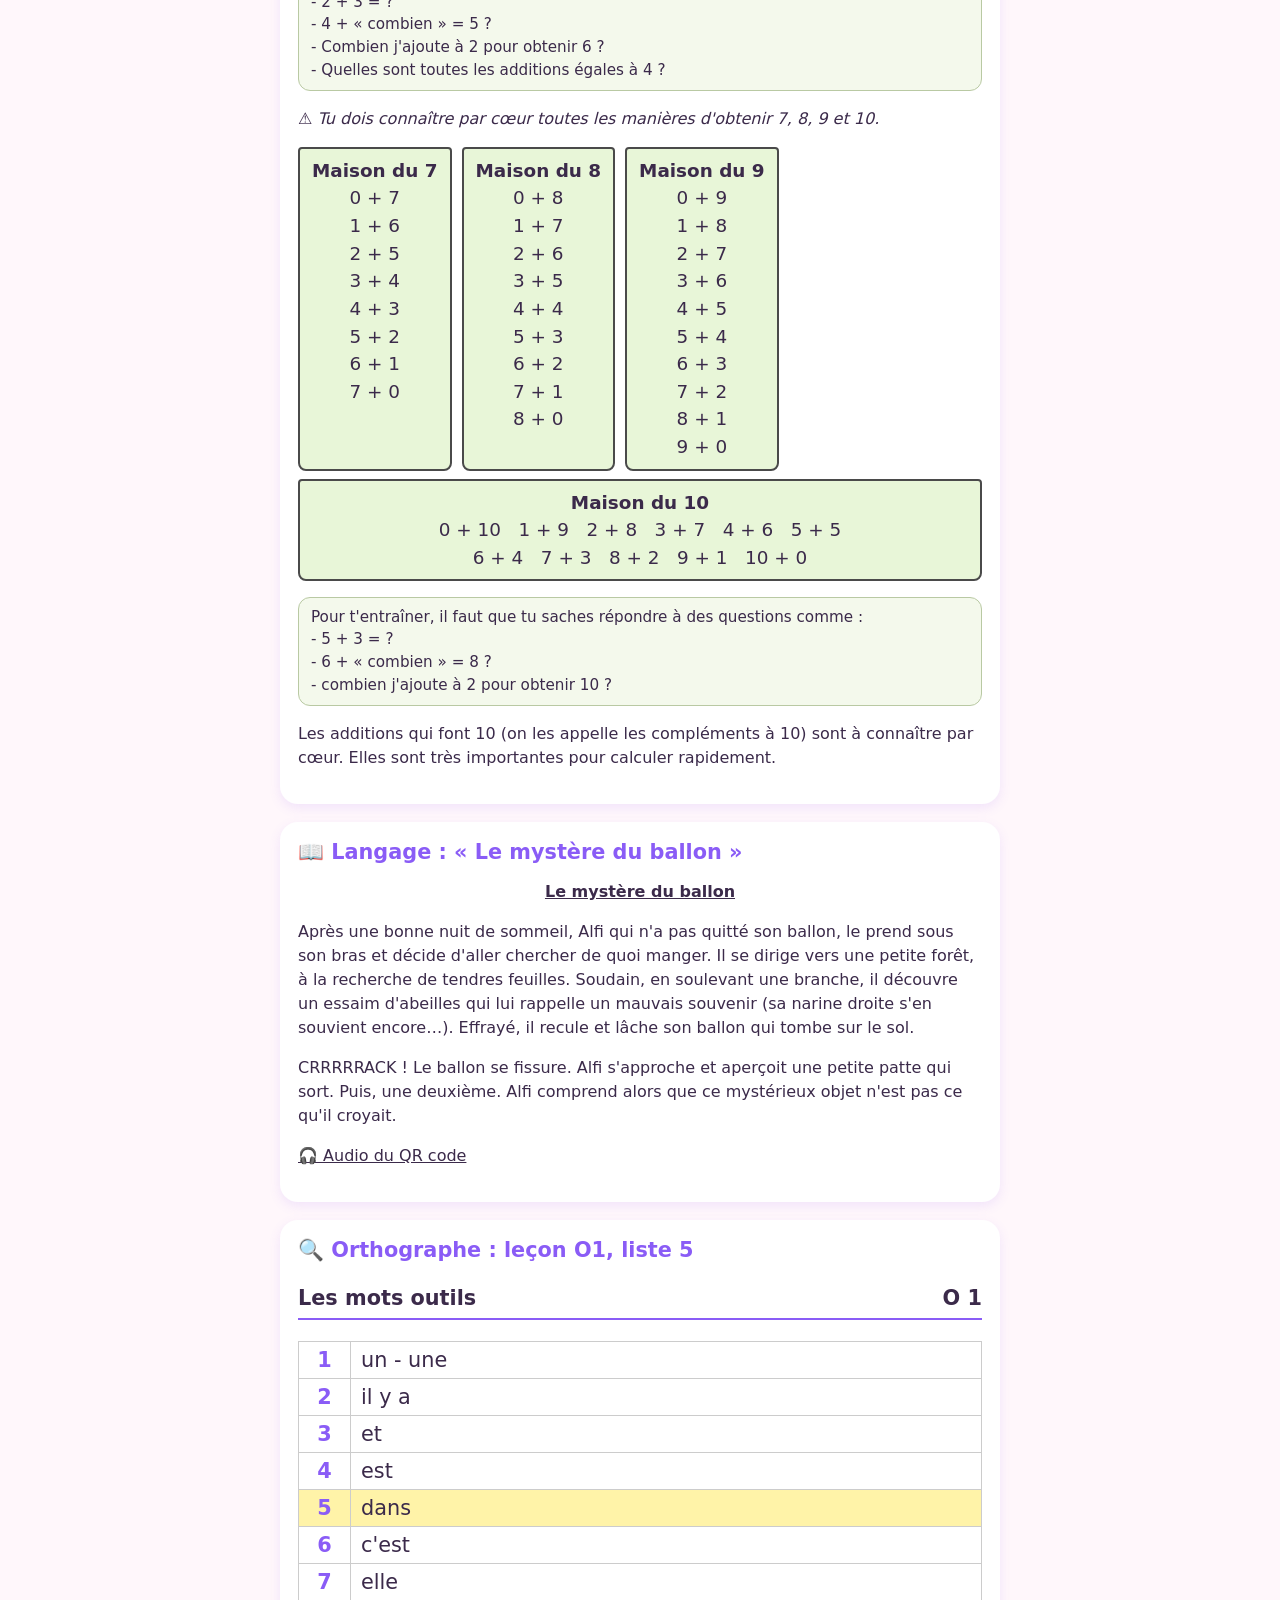
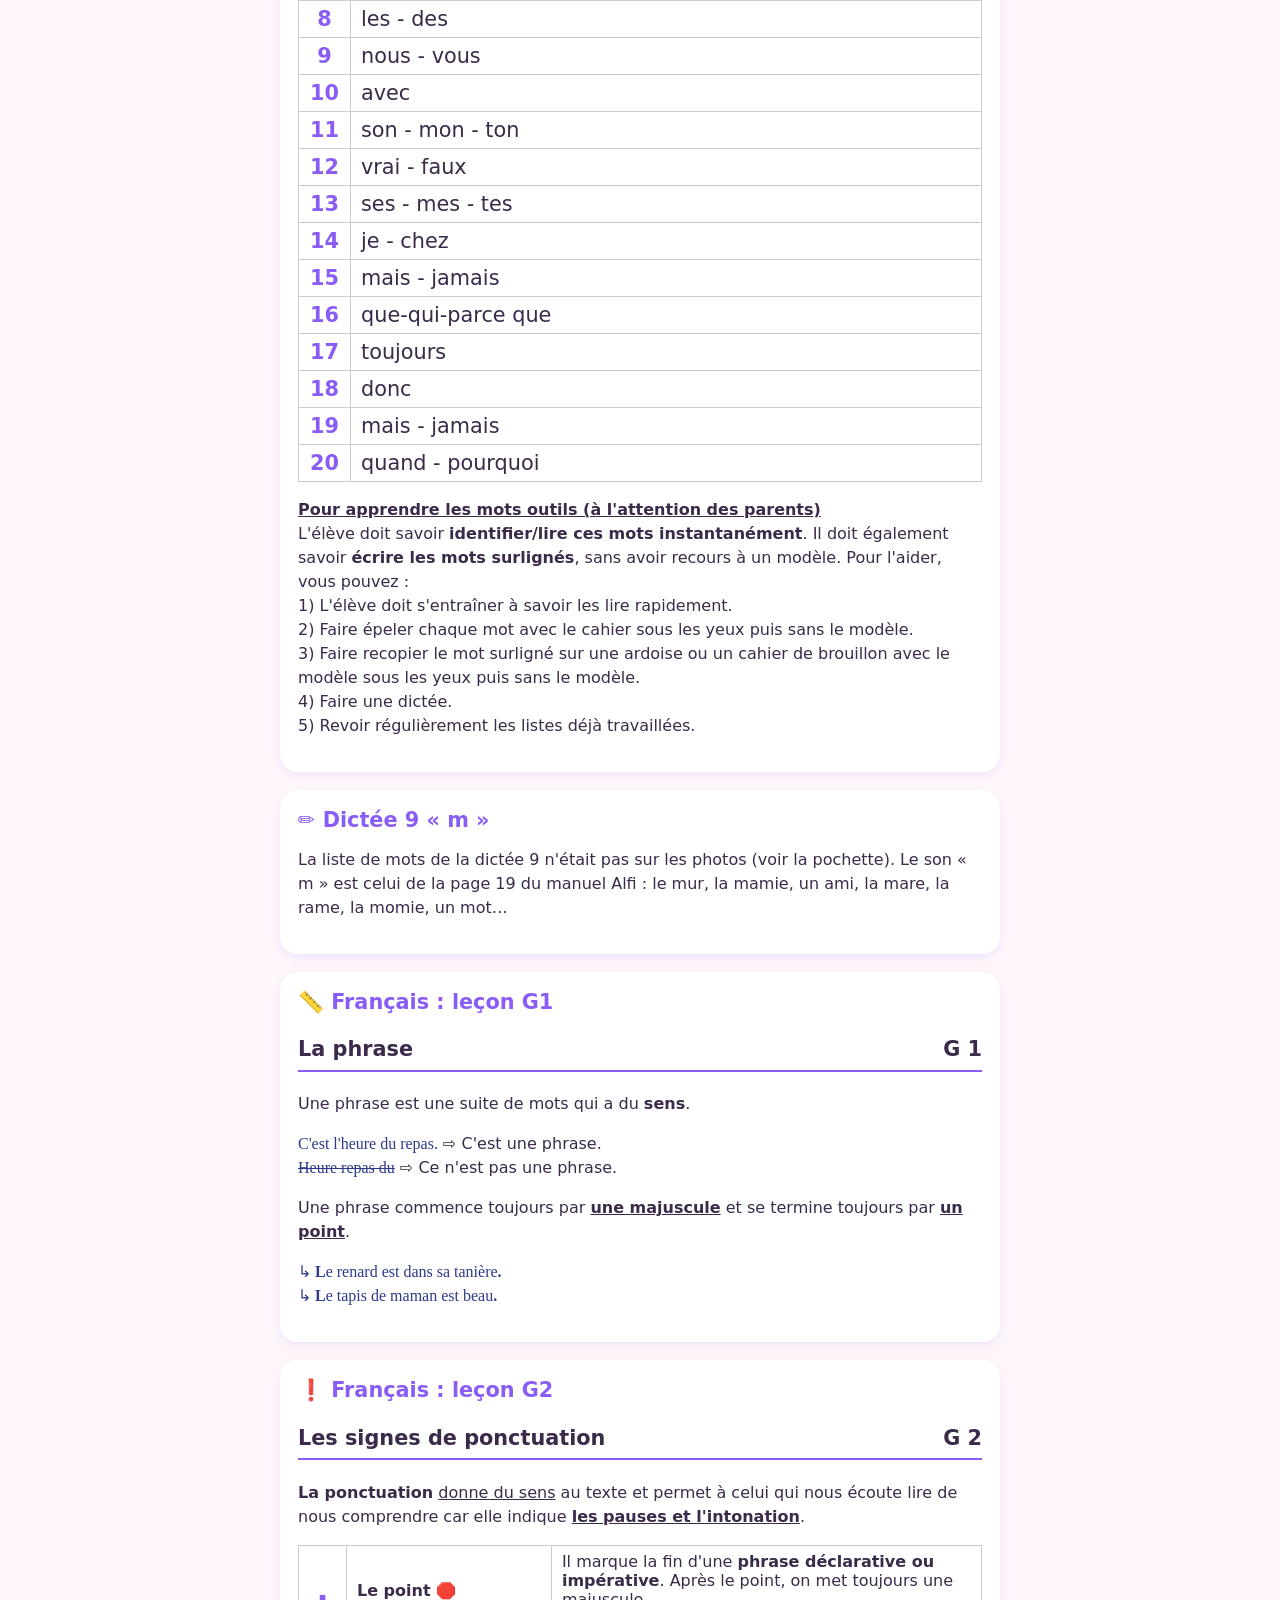
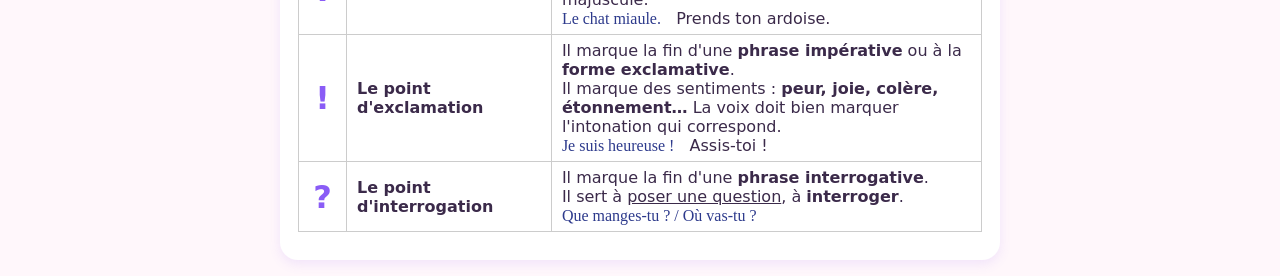
<file: devoirs/2026-10-12/index.html>
<!doctype html>
<html lang="fr">
<head>
  <meta charset="utf-8">
  <meta name="viewport" content="width=device-width, initial-scale=1">
  <link rel="manifest" href="../../manifest.webmanifest">
  <meta name="theme-color" content="#ff6fa8">
  <link rel="apple-touch-icon" href="../../icons/apple-touch-icon.png">
  <link rel="icon" href="../../icons/icon-192.png">
  <title>Devoirs du 12 octobre</title>
  <link rel="stylesheet" href="../../assets/style.css">
</head>
<body>
  <a class="retour" href="../../">⬅ Retour aux dossiers</a>
  <header class="entete">
    <h1>Lundi 12 octobre</h1>
    <p>Appuie sur 🔊 pour écouter. C'est parti !</p>
  </header>

  <nav class="onglets">
    <button type="button" data-onglet="devoirs" class="actif">📋 Les devoirs</button>
    <button type="button" data-onglet="entrainement">🎮 Entraînement</button>
  </nav>
  <main id="devoirs" class="exercices"></main>
  <main id="exercices" class="exercices" hidden></main>
  <div id="score" class="score" hidden></div>

  <script src="../../assets/lecons.js"></script>
  <script>
    // Les devoirs tels qu'ils sont sur les photos (recopiés à l'identique).
    window.DEVOIRS = [
      {
        titre: "📝 Pour le lundi 12 octobre",
        html: `<ul>
          <li>Calcul mental (pochette) : <b>A7</b></li>
          <li>Calcul : leçon <b>C8</b> – maisons du 8 au 9.</li>
          <li>Langage : votre enfant vous raconte l'histoire « Le mystère du ballon » puis pouvez ensuite la réécouter avec lui grâce au QR code (porte-vues lecture)</li>
          <li>Orthographe/encodage : leçon <b>O1</b> (porte-vues bleu) : <u>liste 5</u> « dans » + <b>dictée 9 « m »</b> à préparer</li>
          <li>Français : leçons <b>G1 et G2 (savoir juste nommer les différents points)</b> (porte-vues bleu) : <mark>évaluation sur la phrase</mark></li>
        </ul>
        <p class="rappel">Signer le cahier d'activité Alfi, le cahier du jour, le fichier de numération + Rappel : papier orange de la coopérative à compléter svp</p>`,
      },
      {
        titre: "🔢 Calcul mental A7 (liste A)",
        html: `<p><i>Les calculs se font de tête à l'oral (sans limite de temps mais en essayant d'être le plus rapide possible). Ne faites pas les listes en avance, l'entraînement doit être régulier et il suit une progression de travail en classe.</i></p>
          <p>Thème : Soustraire – Ranger des nombres dans l'ordre croissant</p>
          <p class="gros">6 - 3 = &nbsp;&nbsp; 4 - 2 =<br>5 - 4 = &nbsp;&nbsp; 8 - 8 =<br>7 - 2 = &nbsp;&nbsp; 3 - 2 =</p>`,
      },
      { titre: "🏠 Calcul : leçon C8 (maisons du 8 au 9)", html: window.LECONS.C8 },
      {
        titre: "📖 Langage : « Le mystère du ballon »",
        html: `<p style="text-align:center"><b><u>Le mystère du ballon</u></b></p>
          <p>Après une bonne nuit de sommeil, Alfi qui n'a pas quitté son ballon, le prend sous son bras et décide d'aller chercher de quoi manger. Il se dirige vers une petite forêt, à la recherche de tendres feuilles. Soudain, en soulevant une branche, il découvre un essaim d'abeilles qui lui rappelle un mauvais souvenir (sa narine droite s'en souvient encore…). Effrayé, il recule et lâche son ballon qui tombe sur le sol.</p>
          <p>CRRRRRACK ! Le ballon se fissure. Alfi s'approche et aperçoit une petite patte qui sort. Puis, une deuxième. Alfi comprend alors que ce mystérieux objet n'est pas ce qu'il croyait.</p>
          <p><a href="https://ecole.nathan.fr/texte06_le_mystere_du_ballon" target="_blank" rel="noopener">🎧 Audio du QR code</a></p>`,
      },
      { titre: "🔍 Orthographe : leçon O1, liste 5", html: window.LECONS.O1(5) },
      {
        titre: "✏️ Dictée 9 « m »",
        html: `<p>La liste de mots de la dictée 9 n'était pas sur les photos (voir la pochette). Le son « m » est celui de la page 19 du manuel Alfi : le mur, la mamie, un ami, la mare, la rame, la momie, un mot…</p>`,
      },
      { titre: "📏 Français : leçon G1", html: window.LECONS.G1 },
      { titre: "❗ Français : leçon G2", html: window.LECONS.G2 },
    ];

    window.EXERCICES = [
      // Calcul mental A7 : soustraire
      {
        type: "trous",
        titre: "➖ Calcul mental (A7)",
        consigne: "Calcule dans ta tête, écris le résultat puis clique sur Vérifier.",
        phrases: ["6 - 3 = [3]", "4 - 2 = [2]", "5 - 4 = [1]", "8 - 8 = [0]", "7 - 2 = [5]", "3 - 2 = [1]"],
      },

      // C8 : maisons du 8 et du 9, avec les questions de la leçon
      {
        type: "trous",
        titre: "🏠 La maison du 8",
        consigne: "Combien faut-il ajouter pour faire 8 ?",
        phrases: ["0 + [8] = 8", "1 + [7] = 8", "2 + [6] = 8", "3 + [5] = 8", "4 + [4] = 8", "6 + [2] = 8", "7 + [1] = 8"],
      },
      {
        type: "trous",
        titre: "🏠 La maison du 9",
        consigne: "Combien faut-il ajouter pour faire 9 ?",
        phrases: ["0 + [9] = 9", "1 + [8] = 9", "2 + [7] = 9", "3 + [6] = 9", "4 + [5] = 9", "5 + [4] = 9", "8 + [1] = 9"],
      },
      {
        type: "qcm",
        titre: "🏡 Qui habite dans la maison ?",
        consigne: "Clique sur l'addition qui fait le bon nombre.",
        questions: [
          { q: "Laquelle fait 8 ?", choix: ["5 + 2", "5 + 3", "4 + 5"], bonne: 1 },
          { q: "Laquelle fait 9 ?", choix: ["6 + 3", "6 + 2", "7 + 1"], bonne: 0 },
          { q: "Laquelle fait 8 ?", choix: ["3 + 6", "2 + 5", "2 + 6"], bonne: 2 },
          { q: "Laquelle fait 9 ?", choix: ["4 + 4", "2 + 7", "3 + 5"], bonne: 1 },
        ],
      },

      // Langage : « Le mystère du ballon »
      {
        type: "histoire",
        titre: "🐘 L'histoire : « Le mystère du ballon »",
        lien: "https://ecole.nathan.fr/texte06_le_mystere_du_ballon",
        texte: "Le mystère du ballon. Après une bonne nuit de sommeil, Alfi qui n'a pas quitté son ballon, le prend sous son bras et décide d'aller chercher de quoi manger. Il se dirige vers une petite forêt, à la recherche de tendres feuilles. Soudain, en soulevant une branche, il découvre un essaim d'abeilles qui lui rappelle un mauvais souvenir. Sa narine droite s'en souvient encore… Effrayé, il recule et lâche son ballon qui tombe sur le sol. CRRRRRACK ! Le ballon se fissure. Alfi s'approche et aperçoit une petite patte qui sort. Puis, une deuxième. Alfi comprend alors que ce mystérieux objet n'est pas ce qu'il croyait.",
      },
      {
        type: "vraifaux",
        titre: "📖 Vrai ou faux ?",
        consigne: "Écoute avec 🔊 si tu veux.",
        questions: [
          { q: "Alfi part chercher de quoi manger.", dire: "Alfi part chercher de quoi manger.", vrai: true },
          { q: "Alfi laisse son ballon à la maison.", dire: "Alfi laisse son ballon à la maison.", vrai: false },
          { q: "Sous la branche, il y a des abeilles.", dire: "Sous la branche, il y a des abeilles.", vrai: true },
          { q: "Le ballon tombe et se fissure.", dire: "Le ballon tombe et se fissure.", vrai: true },
          { q: "Une petite main sort du ballon.", dire: "Une petite main sort du ballon.", vrai: false },
        ],
      },
      {
        type: "qcm",
        titre: "🐝 As-tu bien compris ?",
        questions: [
          { q: "Où va Alfi ?", choix: ["Au lac", "Dans une petite forêt", "À l'école"], bonne: 1 },
          { q: "Que cherche Alfi ?", choix: ["Des tendres feuilles", "Des fruits", "Son copain"], bonne: 0 },
          { q: "Pourquoi Alfi a-t-il peur ?", choix: ["Il voit un lion", "Il fait nuit", "Il voit des abeilles"], bonne: 2 },
          { q: "Que sort du ballon ?", choix: ["De l'eau", "Une petite patte", "Un papillon"], bonne: 1 },
        ],
      },
      {
        type: "info",
        titre: "🗣️ Raconte l'histoire",
        texte: "Raconte l'histoire à papa ou maman, puis réécoutez-la ensemble avec le bouton 🎧.<ol><li>Que fait Alfi le matin ?</li><li>Que découvre-t-il sous la branche ?</li><li>Que se passe-t-il quand le ballon tombe ?</li><li>À ton avis, qu'y a-t-il dans le ballon ?</li></ol>",
      },

      // O1 liste 5 : le mot outil, seulement à l'oreille
      {
        type: "qcm",
        titre: "🔍 Le mot outil (O1, liste 5)",
        consigne: "Écoute avec 🔊 puis clique sur le mot que tu entends.",
        questions: [
          { q: "", dire: "dans. Comme dans : le chat est dans la boîte.", choix: ["des", "dans", "donc"], bonne: 1 },
          { q: "", dire: "dans. Comme dans : Mila est dans la rue.", choix: ["dans", "les", "elle"], bonne: 0 },
          { q: "", dire: "dans. Comme dans : il y a des abeilles dans la forêt.", choix: ["avec", "est", "dans"], bonne: 2 },
        ],
      },
      {
        type: "dictee",
        titre: "✍️ J'écris le mot outil",
        consigne: "Écoute la phrase avec 🔊 et écris le petit mot qu'on te demande.",
        mots: [
          { dire: "Le renard est dans sa tanière. Écris le mot : dans.", ecrire: "dans" },
          { dire: "Alfi marche dans la forêt. Écris le mot : dans.", ecrire: "dans" },
        ],
      },

      // Dictée 9 : le son « m » (mots de la page 19)
      {
        type: "dictee",
        titre: "✏️ Petite dictée (dictée 9)",
        consigne: "Écoute avec 🔊 et écris. Puis clique sur Vérifier.",
        mots: [
          { dire: "ma", ecrire: "ma" },
          { dire: "mi", ecrire: "mi" },
          { dire: "mo", ecrire: "mo" },
          { dire: "le mur", ecrire: "le mur" },
          { dire: "un ami", ecrire: "un ami" },
          { dire: "la mamie", ecrire: "la mamie" },
          { dire: "un mot", ecrire: "un mot" },
        ],
      },

      // G1 et G2 : la phrase et les points
      {
        type: "qcm",
        titre: "📏 Est-ce une phrase ?",
        consigne: "Une phrase a du sens, une majuscule et un point.",
        questions: [
          { q: "Le chat dort sur le lit.", choix: ["C'est une phrase", "Ce n'est pas une phrase"], bonne: 0 },
          { q: "lit sur dort chat le", choix: ["C'est une phrase", "Ce n'est pas une phrase"], bonne: 1 },
          { q: "Alfi a un ballon.", choix: ["C'est une phrase", "Ce n'est pas une phrase"], bonne: 0 },
        ],
      },
      {
        type: "vraifaux",
        titre: "✅ Vrai ou faux ?",
        questions: [
          { q: "Une phrase commence toujours par une majuscule.", vrai: true },
          { q: "Une phrase se termine toujours par un point.", vrai: true },
          { q: "Après un point, on met une minuscule.", vrai: false },
        ],
      },
      {
        type: "qcm",
        titre: "❓ Comment s'appelle ce signe ?",
        consigne: "Pour l'évaluation : il faut savoir nommer les différents points.",
        questions: [
          { q: "<span class='gros'>.</span>", choix: ["le point", "le point d'exclamation", "le point d'interrogation"], bonne: 0 },
          { q: "<span class='gros'>?</span>", choix: ["le point", "le point d'exclamation", "le point d'interrogation"], bonne: 2 },
          { q: "<span class='gros'>!</span>", choix: ["le point", "le point d'exclamation", "le point d'interrogation"], bonne: 1 },
        ],
      },
      {
        type: "qcm",
        titre: "🎭 Quel point à la fin ?",
        consigne: "Écoute la phrase avec 🔊 puis choisis le bon point.",
        questions: [
          { q: "Où vas-tu …", dire: "Où vas-tu ?", choix: [".", "!", "?"], bonne: 2 },
          { q: "Le chat miaule …", dire: "Le chat miaule.", choix: [".", "!", "?"], bonne: 0 },
          { q: "Oh, j'ai peur …", dire: "Oh, j'ai peur !", choix: [".", "!", "?"], bonne: 1 },
          { q: "Que manges-tu …", dire: "Que manges-tu ?", choix: [".", "!", "?"], bonne: 2 },
          { q: "Je suis contente …", dire: "Je suis contente !", choix: [".", "!", "?"], bonne: 1 },
        ],
      },
    ];
  </script>
  <script src="../../assets/exercices.js"></script>
  <script src="../../assets/brouillon.js"></script>
</body>
</html>
</file>
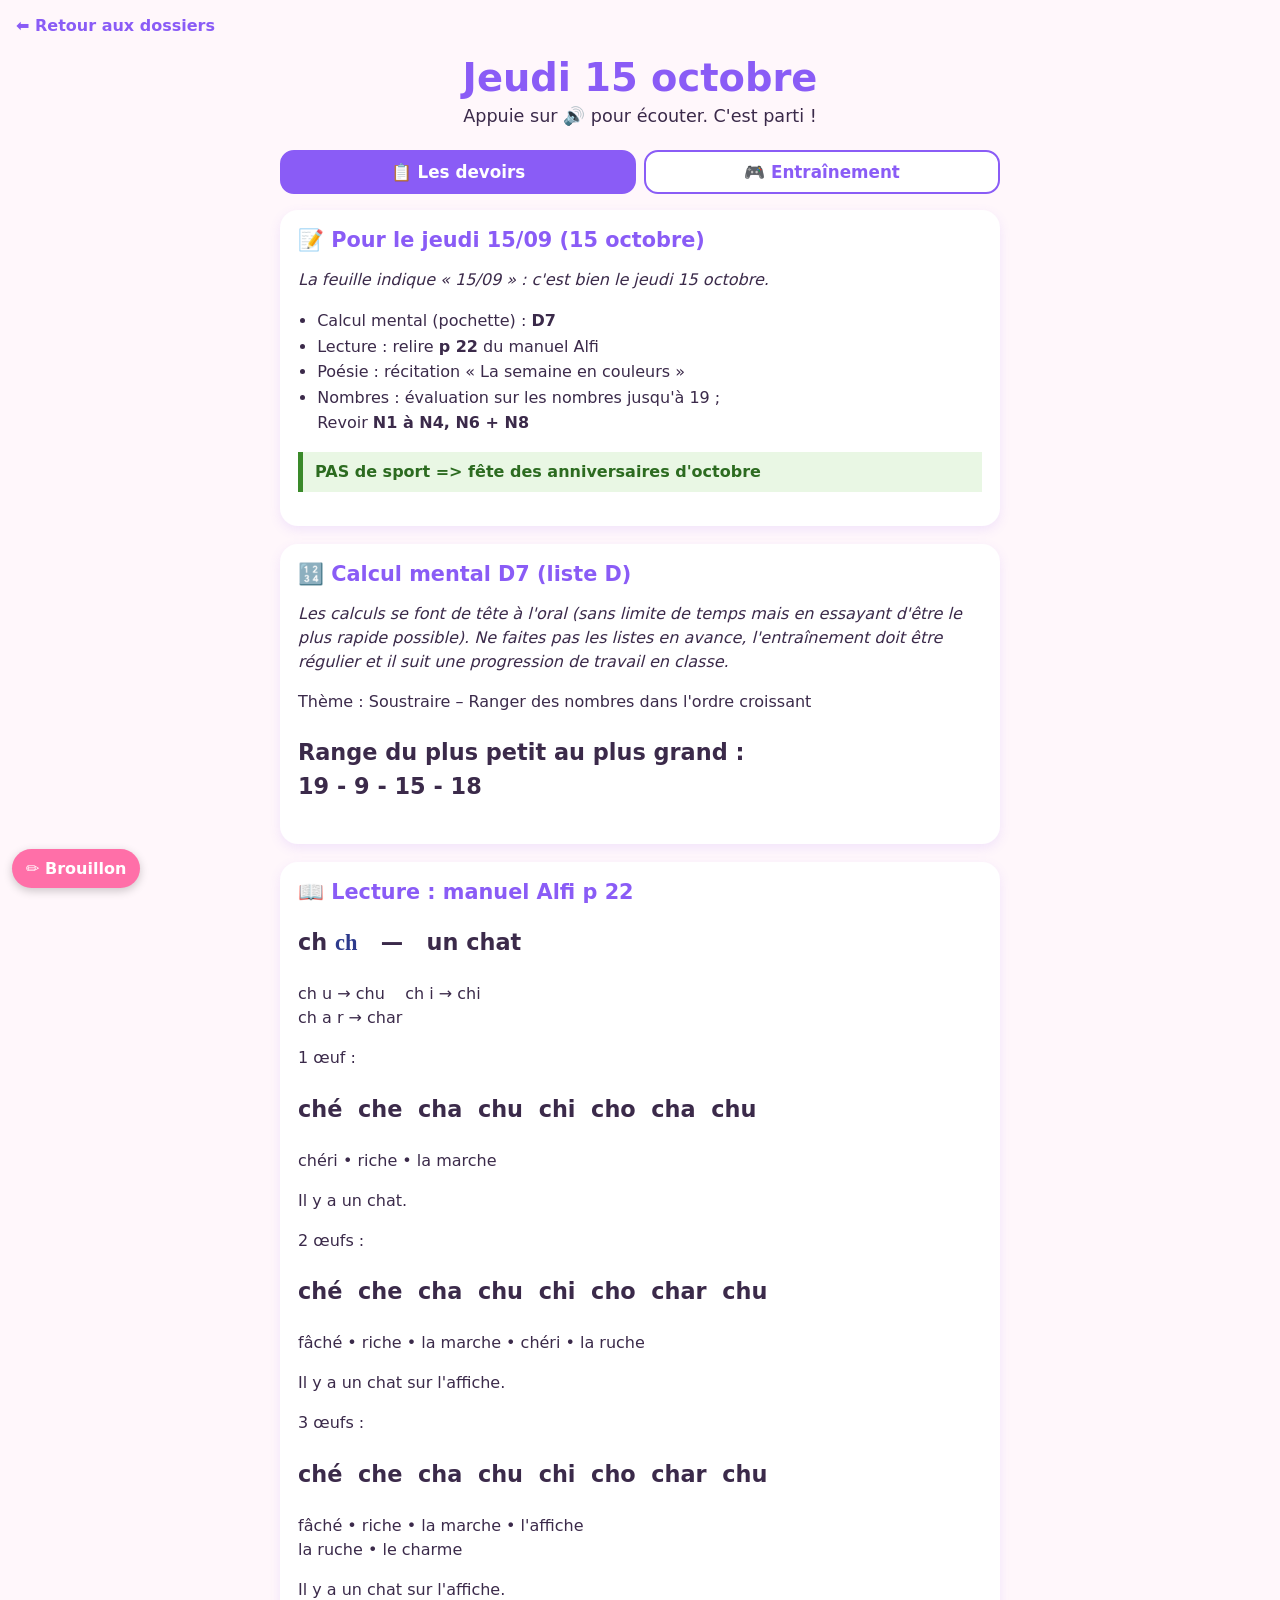
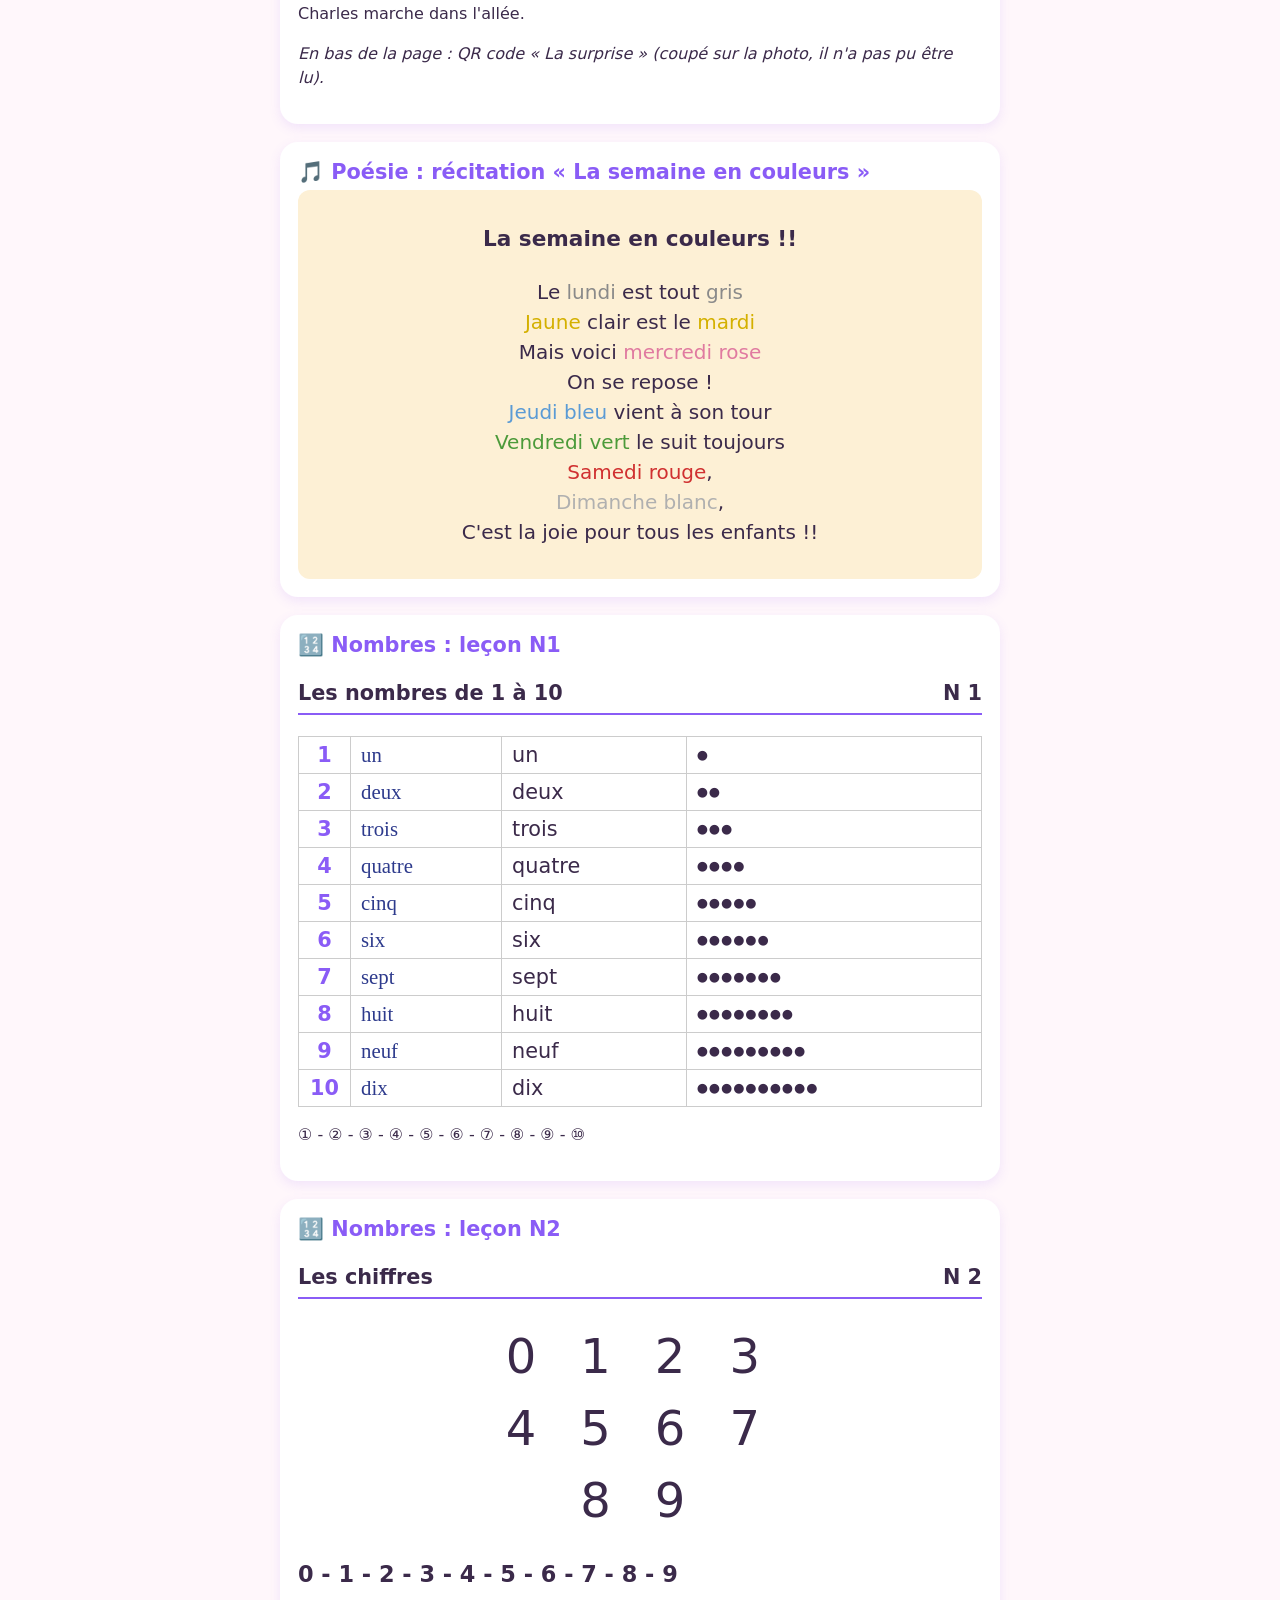
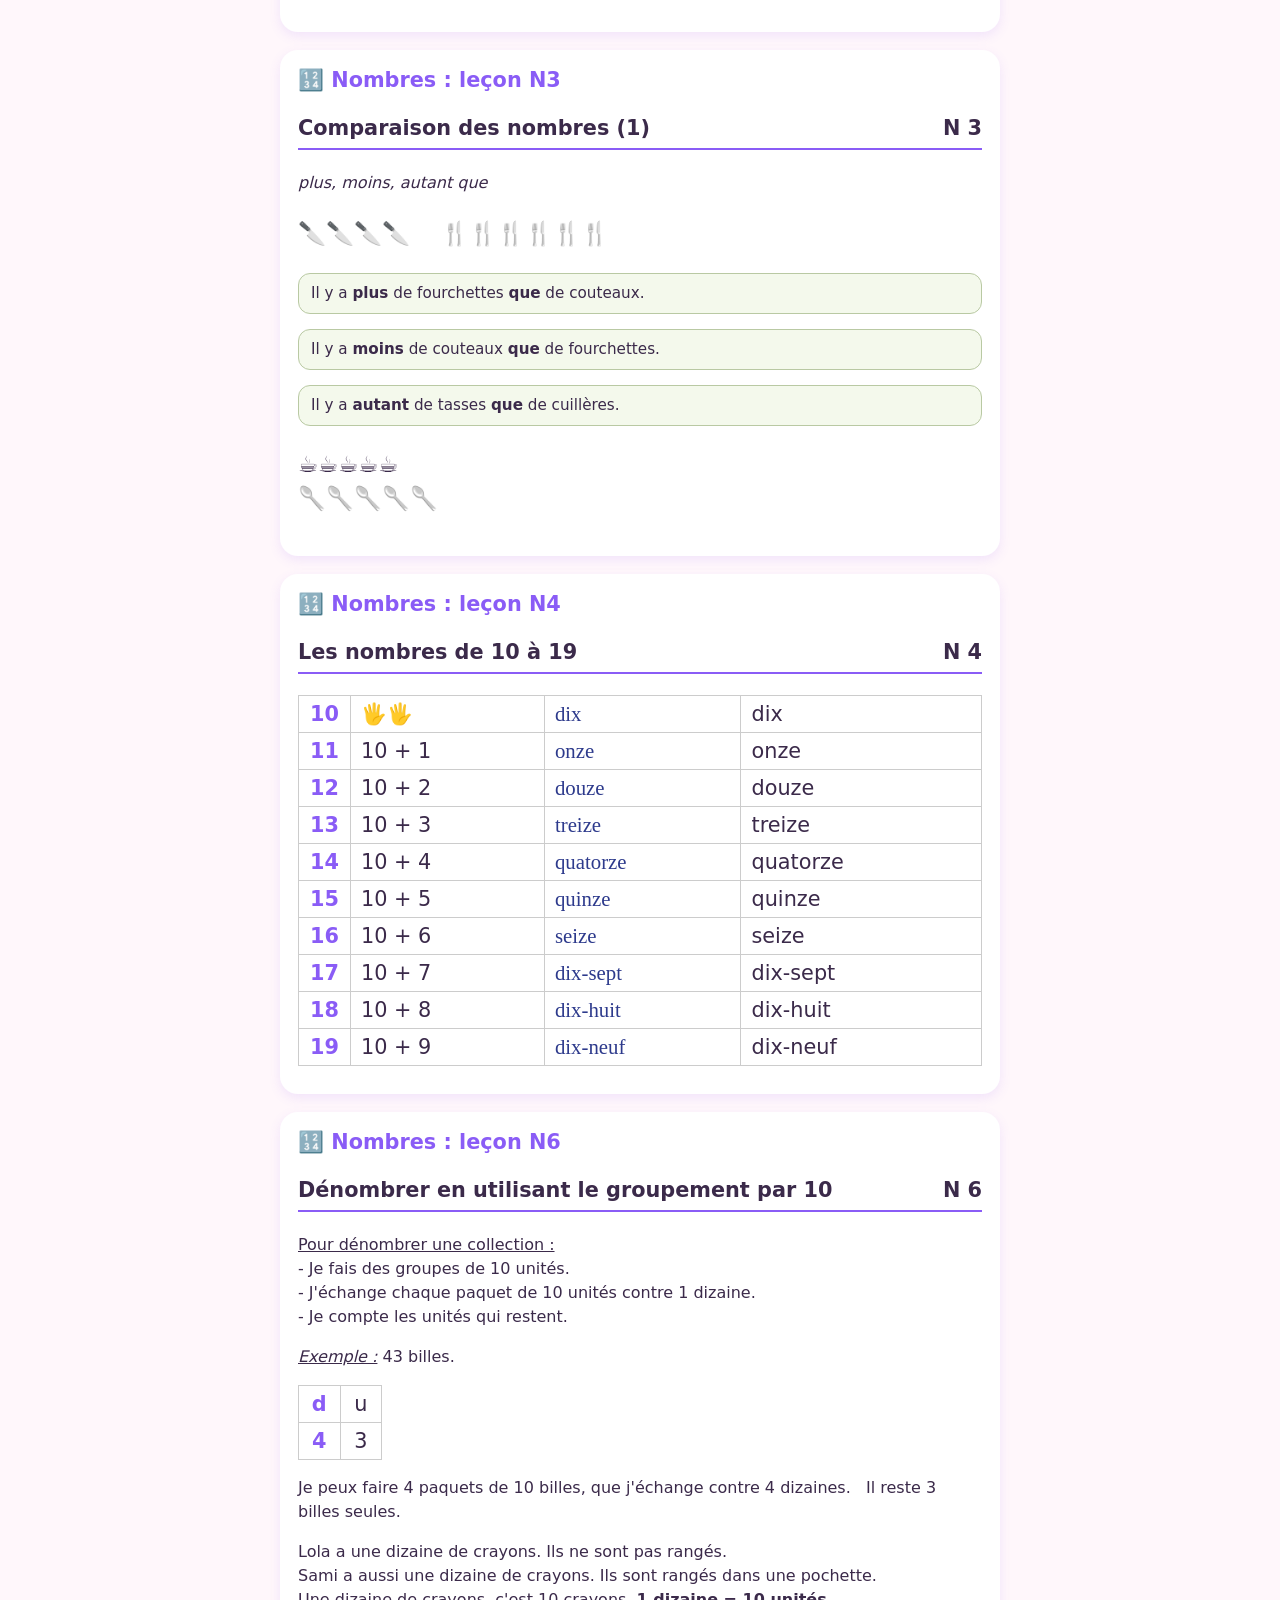
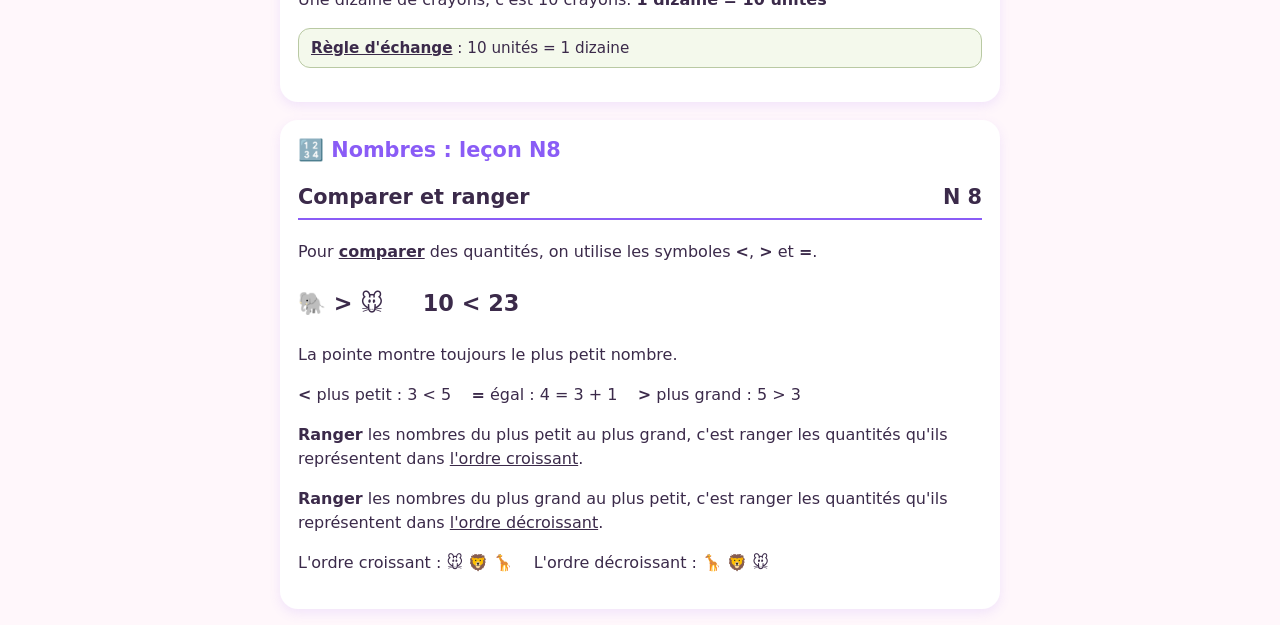
<file: devoirs/2026-10-15/index.html>
<!doctype html>
<html lang="fr">
<head>
  <meta charset="utf-8">
  <meta name="viewport" content="width=device-width, initial-scale=1">
  <link rel="manifest" href="../../manifest.webmanifest">
  <meta name="theme-color" content="#ff6fa8">
  <link rel="apple-touch-icon" href="../../icons/apple-touch-icon.png">
  <link rel="icon" href="../../icons/icon-192.png">
  <title>Devoirs du 15 octobre</title>
  <link rel="stylesheet" href="../../assets/style.css">
</head>
<body>
  <a class="retour" href="../../">⬅ Retour aux dossiers</a>
  <header class="entete">
    <h1>Jeudi 15 octobre</h1>
    <p>Appuie sur 🔊 pour écouter. C'est parti !</p>
  </header>

  <nav class="onglets">
    <button type="button" data-onglet="devoirs" class="actif">📋 Les devoirs</button>
    <button type="button" data-onglet="entrainement">🎮 Entraînement</button>
  </nav>
  <main id="devoirs" class="exercices"></main>
  <main id="exercices" class="exercices" hidden></main>
  <div id="score" class="score" hidden></div>

  <script src="../../assets/lecons.js"></script>
  <script>
    // Les devoirs tels qu'ils sont sur les photos (recopiés à l'identique).
    window.DEVOIRS = [
      {
        titre: "📝 Pour le jeudi 15/09 (15 octobre)",
        html: `<p><i>La feuille indique « 15/09 » : c'est bien le jeudi 15 octobre.</i></p>
          <ul>
          <li>Calcul mental (pochette) : <b>D7</b></li>
          <li>Lecture : relire <b>p 22</b> du manuel Alfi</li>
          <li>Poésie : récitation « La semaine en couleurs »</li>
          <li>Nombres : évaluation sur les nombres jusqu'à 19 ;<br>Revoir <b>N1 à N4, N6 + N8</b></li>
        </ul>
        <p class="rappel">PAS de sport => fête des anniversaires d'octobre</p>`,
      },
      {
        titre: "🔢 Calcul mental D7 (liste D)",
        html: `<p><i>Les calculs se font de tête à l'oral (sans limite de temps mais en essayant d'être le plus rapide possible). Ne faites pas les listes en avance, l'entraînement doit être régulier et il suit une progression de travail en classe.</i></p>
          <p>Thème : Soustraire – Ranger des nombres dans l'ordre croissant</p>
          <p class="gros">Range du plus petit au plus grand :<br>19 - 9 - 15 - 18</p>`,
      },
      {
        titre: "📖 Lecture : manuel Alfi p 22",
        html: `<p class="gros">ch <span class="cursive">ch</span> &nbsp; — &nbsp; un <b>ch</b>at</p>
          <p>ch u → chu &nbsp;&nbsp; ch i → chi<br>ch a r → char</p>
          <p>1 œuf :</p>
          <p class="gros">ché &nbsp;che &nbsp;cha &nbsp;chu &nbsp;chi &nbsp;cho &nbsp;cha &nbsp;chu</p>
          <p>chéri • riche • la marche</p>
          <p>Il y a un chat.</p>
          <p>2 œufs :</p>
          <p class="gros">ché &nbsp;che &nbsp;cha &nbsp;chu &nbsp;chi &nbsp;cho &nbsp;char &nbsp;chu</p>
          <p>fâché • riche • la marche • chéri • la ruche</p>
          <p>Il y a un chat sur l'affiche.</p>
          <p>3 œufs :</p>
          <p class="gros">ché &nbsp;che &nbsp;cha &nbsp;chu &nbsp;chi &nbsp;cho &nbsp;char &nbsp;chu</p>
          <p>fâché • riche • la marche • l'affiche<br>la ruche • le charme</p>
          <p>Il y a un chat sur l'affiche.<br>Charles marche dans l'allée.</p>
          <p><i>En bas de la page : QR code « La surprise » (coupé sur la photo, il n'a pas pu être lu).</i></p>`,
      },
      {
        titre: "🎵 Poésie : récitation « La semaine en couleurs »",
        html: `<div class="poesie">
            <p class="titre-poesie">La semaine en couleurs !!</p>
            <p>Le <span style="color:#8a8a8a">lundi</span> est tout <span style="color:#8a8a8a">gris</span><br>
            <span style="color:#d4b000">Jaune</span> clair est le <span style="color:#d4b000">mardi</span><br>
            Mais voici <span style="color:#e07aa0">mercredi rose</span><br>
            On se repose !<br>
            <span style="color:#5b9bd5">Jeudi bleu</span> vient à son tour<br>
            <span style="color:#4c9a3a">Vendredi vert</span> le suit toujours<br>
            <span style="color:#d03030">Samedi rouge</span>,<br>
            <span style="color:#b0b0b0">Dimanche blanc</span>,<br>
            C'est la joie pour tous les enfants !!</p>
          </div>`,
      },
      { titre: "🔢 Nombres : leçon N1", html: window.LECONS.N1 },
      { titre: "🔢 Nombres : leçon N2", html: window.LECONS.N2 },
      { titre: "🔢 Nombres : leçon N3", html: window.LECONS.N3 },
      { titre: "🔢 Nombres : leçon N4", html: window.LECONS.N4 },
      { titre: "🔢 Nombres : leçon N6", html: window.LECONS.N6 },
      { titre: "🔢 Nombres : leçon N8", html: window.LECONS.N8 },
    ];

    window.EXERCICES = [
      // Calcul mental D7 : ranger
      {
        type: "trous",
        titre: "📶 Calcul mental (D7)",
        consigne: "Range 19 - 9 - 15 - 18 du plus petit au plus grand.",
        phrases: ["1er : [9]", "2e : [15]", "3e : [18]", "4e : [19]"],
      },

      // Lecture p 22 : le son « ch »
      {
        type: "histoire",
        titre: "📖 Écoute la page 22",
        texte: "ché, che, cha, chu, chi, cho, char, chu. Fâché. Riche. La marche. L'affiche. La ruche. Le charme. Il y a un chat sur l'affiche. Charles marche dans l'allée.",
      },
      {
        type: "qcm",
        titre: "👂 Quel mot entends-tu ?",
        consigne: "Appuie sur 🔊, écoute bien puis choisis le mot.",
        questions: [
          { q: "Mot 1", dire: "chat", choix: ["rat", "chat", "mat"], bonne: 1 },
          { q: "Mot 2", dire: "la ruche", choix: ["la ruche", "la rue", "la ruse"], bonne: 0 },
          { q: "Mot 3", dire: "riche", choix: ["rire", "ride", "riche"], bonne: 2 },
          { q: "Mot 4", dire: "la marche", choix: ["la mare", "la marche", "la mère"], bonne: 1 },
          { q: "Mot 5", dire: "chéri", choix: ["chéri", "chérie", "méri"], bonne: 0 },
        ],
      },
      {
        type: "dictee",
        titre: "✏️ Écris les syllabes",
        consigne: "Appuie sur 🔊 et écris la syllabe que tu entends.",
        mots: [{ dire: "cha", ecrire: "cha" }, { dire: "chi", ecrire: "chi" }, { dire: "cho", ecrire: "cho" }, { dire: "chu", ecrire: "chu" }],
      },
      {
        type: "vraifaux",
        titre: "🐱 Vrai ou faux ?",
        consigne: "Relis les phrases de la page 22.",
        questions: [
          { q: "Il y a un chat sur l'affiche.", vrai: true },
          { q: "Il y a un chien sur l'affiche.", vrai: false },
          { q: "Charles marche dans l'allée.", vrai: true },
          { q: "Charles court dans la rue.", vrai: false },
        ],
      },

      // Poésie complète
      {
        type: "histoire",
        titre: "🎵 Écoute la poésie",
        texte: "La semaine en couleurs. Le lundi est tout gris. Jaune clair est le mardi. Mais voici mercredi rose. On se repose ! Jeudi bleu vient à son tour. Vendredi vert le suit toujours. Samedi rouge, Dimanche blanc, C'est la joie pour tous les enfants !",
      },
      {
        type: "qcm",
        titre: "🌈 De quelle couleur ?",
        consigne: "Souviens-toi de la poésie et choisis la bonne couleur.",
        questions: [
          { q: "Jeudi…", choix: ["vert", "bleu", "rouge"], bonne: 1 },
          { q: "Vendredi…", choix: ["vert", "gris", "blanc"], bonne: 0 },
          { q: "Samedi…", choix: ["rose", "jaune", "rouge"], bonne: 2 },
          { q: "Dimanche…", choix: ["blanc", "bleu", "gris"], bonne: 0 },
        ],
      },
      {
        type: "trous",
        titre: "✏️ Complète la poésie",
        consigne: "Écris le mot qui manque puis clique sur Vérifier.",
        phrases: [
          "Jeudi bleu vient à son [tour]",
          "Vendredi vert le suit [toujours]",
          "Samedi [rouge],",
          "Dimanche [blanc],",
          "C'est la joie pour tous les [enfants] !!",
        ],
      },
      {
        type: "info",
        titre: "🗣️ Récite",
        texte: "Récite toute la poésie à papa ou maman, sans regarder !",
      },

      // Nombres jusqu'à 19 (N1 à N4, N6, N8)
      {
        type: "qcm",
        titre: "👂 Quel nombre entends-tu ? (N1, N4)",
        consigne: "Appuie sur 🔊 puis choisis le bon nombre.",
        questions: [
          { q: "Nombre 1", dire: "treize", choix: ["3", "13", "12"], bonne: 1 },
          { q: "Nombre 2", dire: "seize", choix: ["16", "6", "17"], bonne: 0 },
          { q: "Nombre 3", dire: "quatorze", choix: ["4", "40", "14"], bonne: 2 },
          { q: "Nombre 4", dire: "dix-sept", choix: ["17", "7", "10"], bonne: 0 },
          { q: "Nombre 5", dire: "douze", choix: ["2", "12", "20"], bonne: 1 },
          { q: "Nombre 6", dire: "quinze", choix: ["5", "50", "15"], bonne: 2 },
        ],
      },
      {
        type: "dictee",
        titre: "✏️ Dictée de nombres (N2)",
        consigne: "Appuie sur 🔊 et écris le nombre avec des chiffres.",
        mots: [{ dire: "onze", ecrire: "11" }, { dire: "dix-huit", ecrire: "18" }, { dire: "neuf", ecrire: "9" }, { dire: "dix-neuf", ecrire: "19" }, { dire: "quinze", ecrire: "15" }],
      },
      {
        type: "trous",
        titre: "➕ 10 + combien ? (N4)",
        consigne: "Écris le nombre.",
        phrases: ["10 + 3 = [13]", "10 + 6 = [16]", "10 + 9 = [19]", "10 + 1 = [11]", "10 + [4] = 14", "10 + [8] = 18"],
      },
      {
        type: "trous",
        titre: "📦 Dizaines et unités (N6)",
        consigne: "Combien de dizaines (d) et d'unités (u) ?",
        phrases: ["14 = [1] d et [4] u", "17 = [1] d et [7] u", "19 = [1] d et [9] u", "1 dizaine = [10] unités", "1 d et 2 u = [12]"],
      },
      {
        type: "qcm",
        titre: "🍴 Plus, moins, autant (N3)",
        consigne: "Compte bien puis choisis.",
        questions: [
          { q: "🍎🍎🍎 et 🍌🍌🍌🍌🍌 : il y a … de pommes que de bananes.", choix: ["plus", "moins", "autant"], bonne: 1 },
          { q: "⭐⭐⭐⭐ et 🌙🌙 : il y a … d'étoiles que de lunes.", choix: ["plus", "moins", "autant"], bonne: 0 },
          { q: "🐟🐟🐟 et 🐸🐸🐸 : il y a … de poissons que de grenouilles.", choix: ["plus", "moins", "autant"], bonne: 2 },
        ],
      },
      {
        type: "trous",
        titre: "🐊 < , > ou = ? (N8)",
        consigne: "Écris le bon signe : < ou > ou =. La pointe montre toujours le plus petit nombre.",
        phrases: ["12 [<] 17", "19 [>] 9", "15 [=] 15", "8 [<] 18", "16 [>] 13", "10 + 4 [=] 14"],
      },
      {
        type: "trous",
        titre: "📶 Ranger (N8)",
        consigne: "Range 16 - 11 - 19 - 14 dans l'ordre croissant (du plus petit au plus grand).",
        phrases: ["[11] - [14] - [16] - [19]"],
      },
      {
        type: "trous",
        titre: "📉 Ranger (N8)",
        consigne: "Range 12 - 18 - 10 - 15 dans l'ordre décroissant (du plus grand au plus petit).",
        phrases: ["[18] - [15] - [12] - [10]"],
      },
    ];
  </script>
  <script src="../../assets/exercices.js"></script>
  <script src="../../assets/brouillon.js"></script>
</body>
</html>
</file>
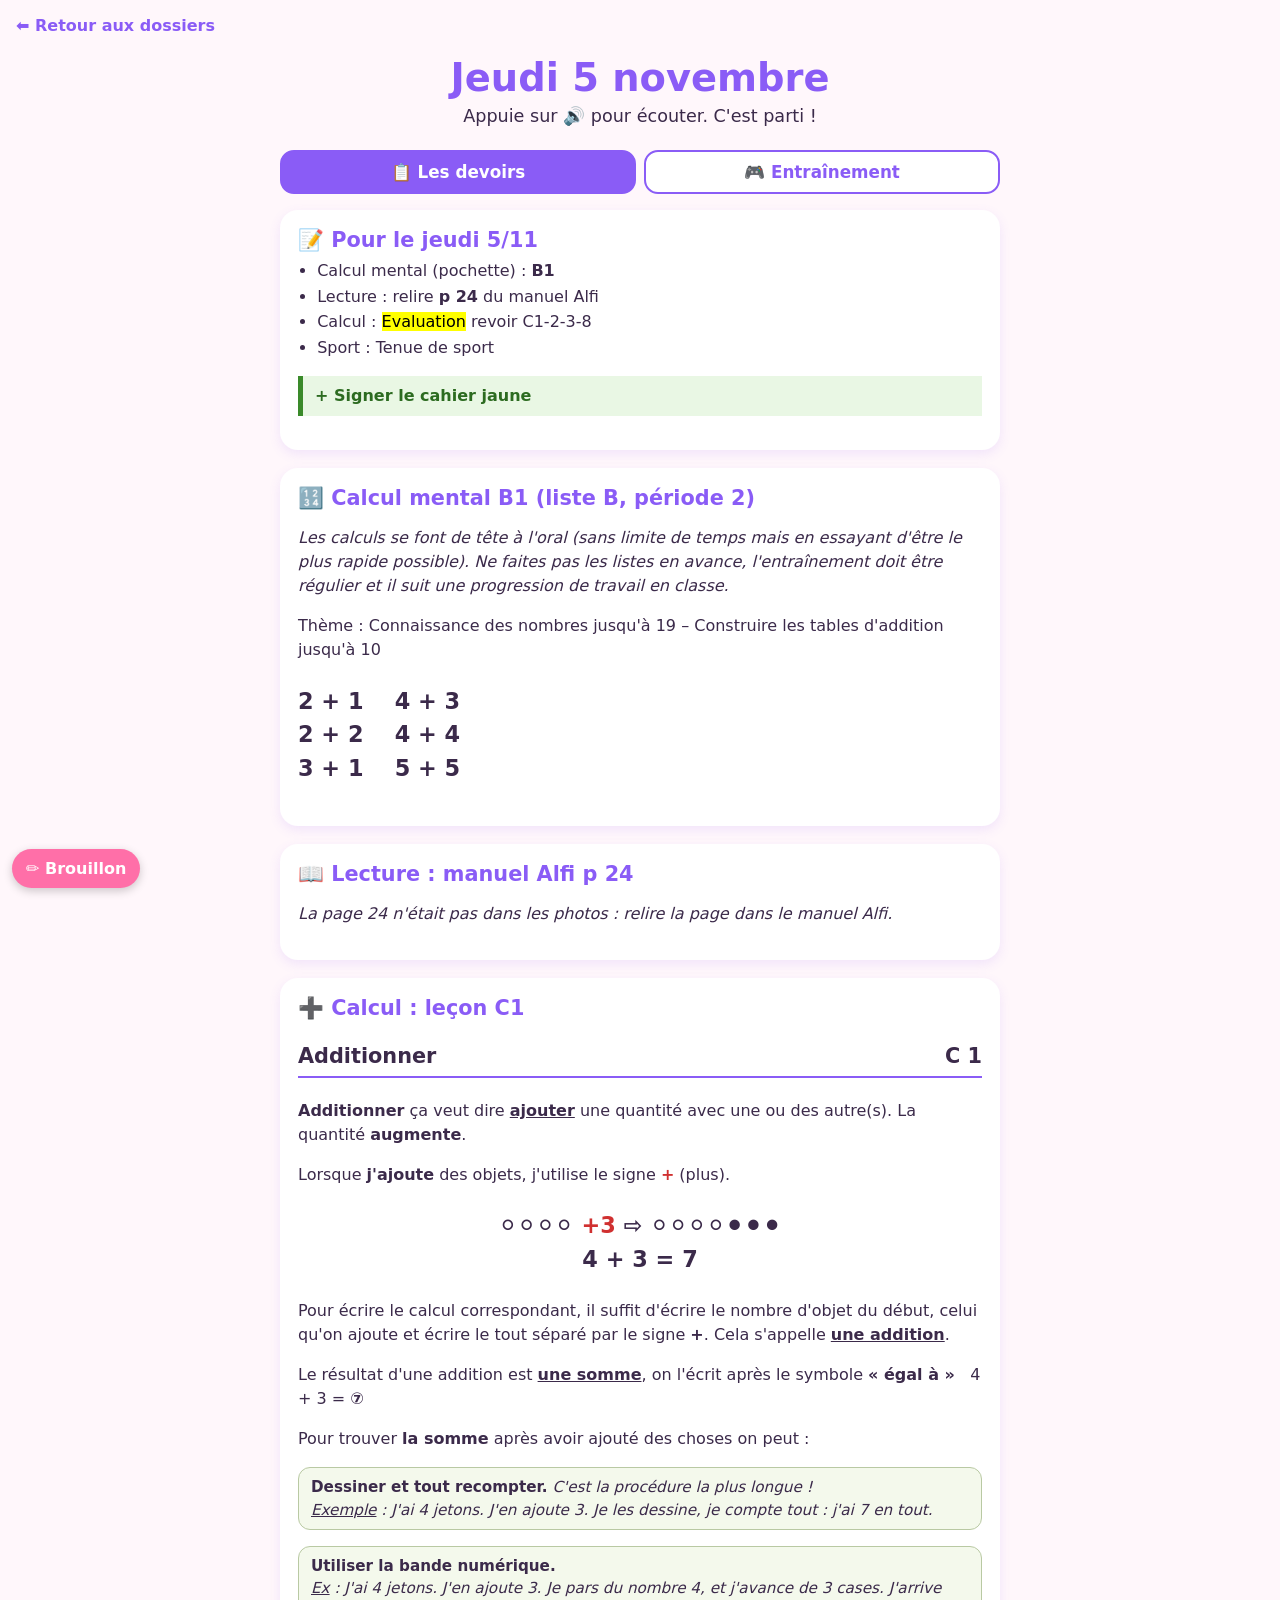
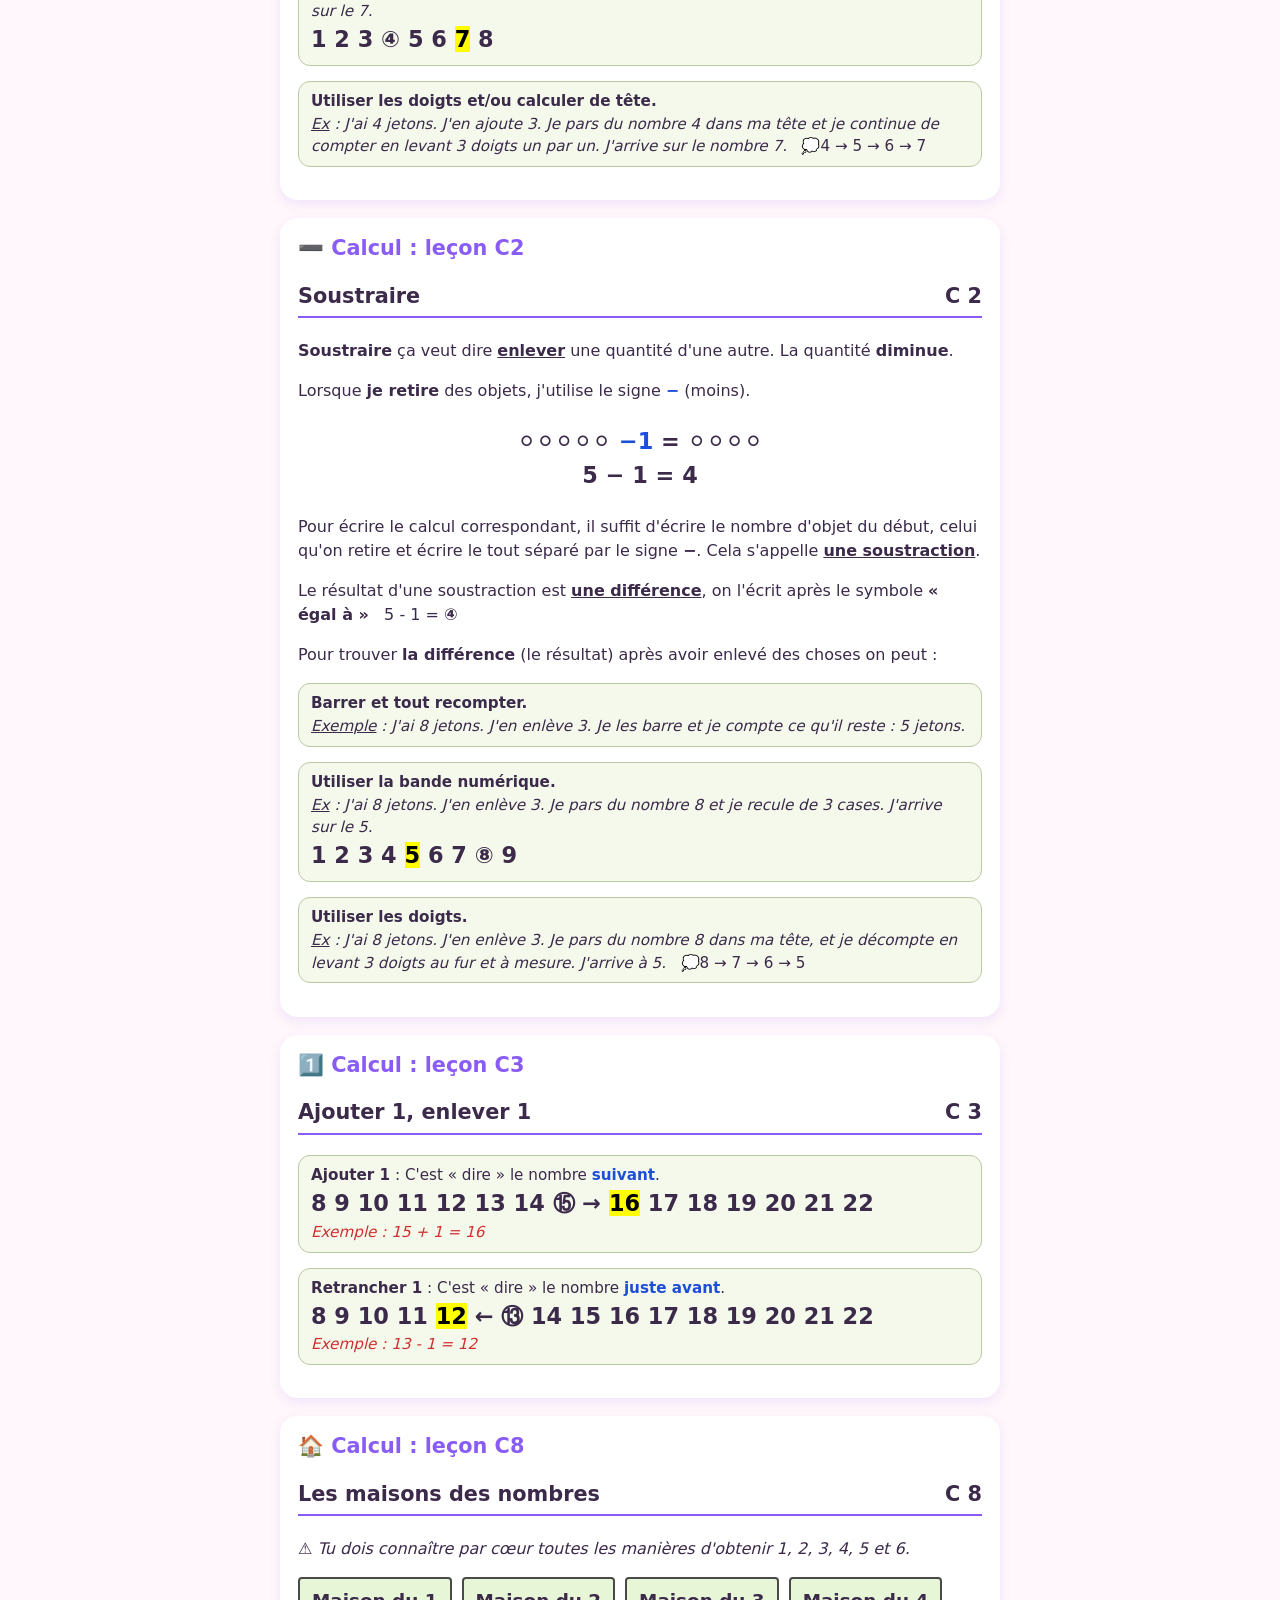
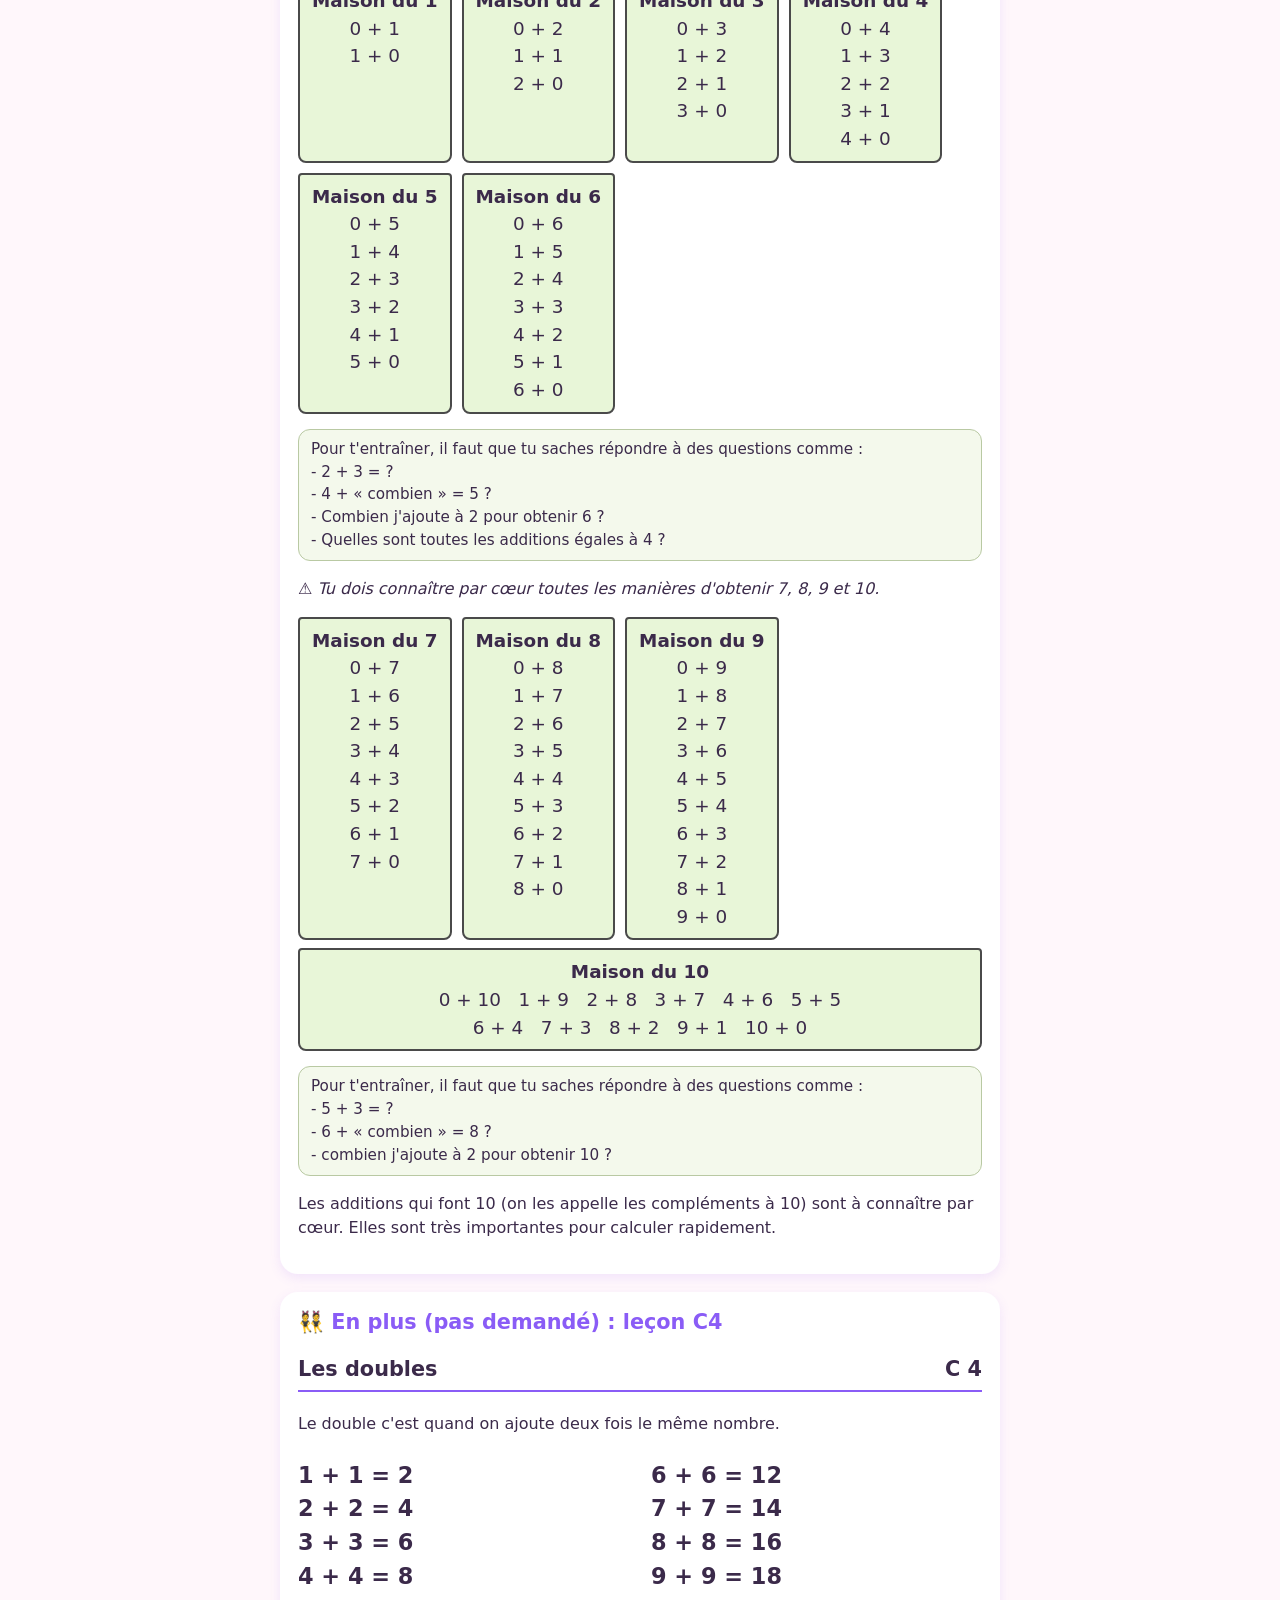
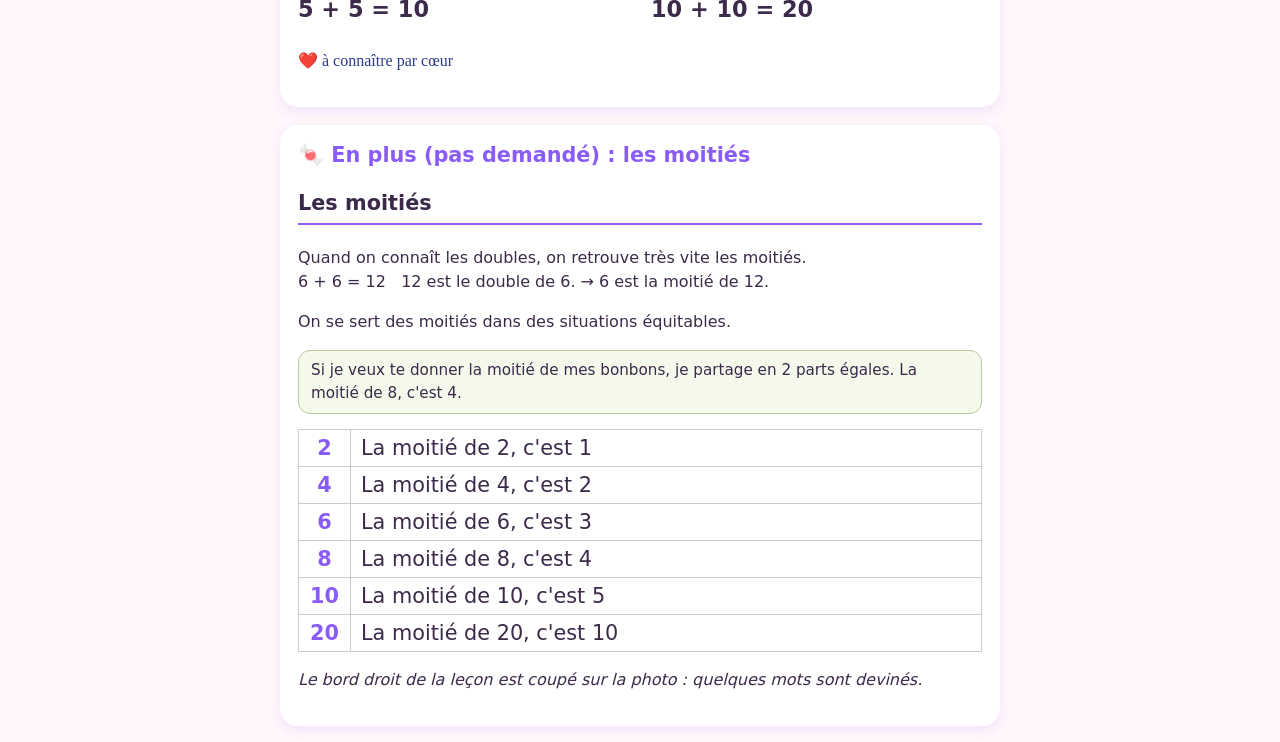
<file: devoirs/2026-11-05/index.html>
<!doctype html>
<html lang="fr">
<head>
  <meta charset="utf-8">
  <meta name="viewport" content="width=device-width, initial-scale=1">
  <link rel="manifest" href="../../manifest.webmanifest">
  <meta name="theme-color" content="#ff6fa8">
  <link rel="apple-touch-icon" href="../../icons/apple-touch-icon.png">
  <link rel="icon" href="../../icons/icon-192.png">
  <title>Devoirs du 5 novembre</title>
  <link rel="stylesheet" href="../../assets/style.css">
</head>
<body>
  <a class="retour" href="../../">⬅ Retour aux dossiers</a>
  <header class="entete">
    <h1>Jeudi 5 novembre</h1>
    <p>Appuie sur 🔊 pour écouter. C'est parti !</p>
  </header>

  <nav class="onglets">
    <button type="button" data-onglet="devoirs" class="actif">📋 Les devoirs</button>
    <button type="button" data-onglet="entrainement">🎮 Entraînement</button>
  </nav>
  <main id="devoirs" class="exercices"></main>
  <main id="exercices" class="exercices" hidden></main>
  <div id="score" class="score" hidden></div>

  <script src="../../assets/lecons.js"></script>
  <script>
    // Les devoirs tels qu'ils sont sur les photos (recopiés à l'identique).
    window.DEVOIRS = [
      {
        titre: "📝 Pour le jeudi 5/11",
        html: `<ul>
          <li>Calcul mental (pochette) : <b>B1</b></li>
          <li>Lecture : relire <b>p 24</b> du manuel Alfi</li>
          <li>Calcul : <mark>Evaluation</mark> revoir C1-2-3-8</li>
          <li>Sport : Tenue de sport</li>
        </ul>
        <p class="rappel">+ Signer le cahier jaune</p>`,
      },
      {
        titre: "🔢 Calcul mental B1 (liste B, période 2)",
        html: `<p><i>Les calculs se font de tête à l'oral (sans limite de temps mais en essayant d'être le plus rapide possible). Ne faites pas les listes en avance, l'entraînement doit être régulier et il suit une progression de travail en classe.</i></p>
          <p>Thème : Connaissance des nombres jusqu'à 19 – Construire les tables d'addition jusqu'à 10</p>
          <p class="gros">2 + 1 &nbsp;&nbsp; 4 + 3<br>2 + 2 &nbsp;&nbsp; 4 + 4<br>3 + 1 &nbsp;&nbsp; 5 + 5</p>`,
      },
      {
        titre: "📖 Lecture : manuel Alfi p 24",
        html: `<p><i>La page 24 n'était pas dans les photos : relire la page dans le manuel Alfi.</i></p>`,
      },
      { titre: "➕ Calcul : leçon C1", html: window.LECONS.C1 },
      { titre: "➖ Calcul : leçon C2", html: window.LECONS.C2 },
      { titre: "1️⃣ Calcul : leçon C3", html: window.LECONS.C3 },
      { titre: "🏠 Calcul : leçon C8", html: window.LECONS.C8 },
      { titre: "👯 En plus (pas demandé) : leçon C4", html: window.LECONS.C4 },
      { titre: "🍬 En plus (pas demandé) : les moitiés", html: window.LECONS.MOITIES },
    ];

    window.EXERCICES = [
      // Calcul mental B1
      {
        type: "trous",
        titre: "➕ Calcul mental (B1)",
        consigne: "Calcule dans ta tête, écris le résultat puis clique sur Vérifier.",
        phrases: ["2 + 1 = [3]", "4 + 3 = [7]", "2 + 2 = [4]", "4 + 4 = [8]", "3 + 1 = [4]", "5 + 5 = [10]"],
      },
      {
        type: "qcm",
        titre: "👂 Calcul à l'oreille",
        consigne: "Appuie sur 🔊, écoute le calcul puis choisis le résultat.",
        questions: [
          { q: "Calcul 1", dire: "4 plus 3", choix: ["6", "7", "8"], bonne: 1 },
          { q: "Calcul 2", dire: "5 plus 5", choix: ["10", "9", "55"], bonne: 0 },
          { q: "Calcul 3", dire: "2 plus 1", choix: ["4", "21", "3"], bonne: 2 },
          { q: "Calcul 4", dire: "4 plus 4", choix: ["8", "6", "9"], bonne: 0 },
        ],
      },

      // Révision pour l'évaluation : C1 additionner
      {
        type: "qcm",
        titre: "➕ Additionner (C1)",
        consigne: "Lis bien et choisis la bonne réponse.",
        questions: [
          { q: "Quand j'ajoute des objets, la quantité…", choix: ["augmente", "diminue"], bonne: 0 },
          { q: "Le résultat d'une addition s'appelle…", choix: ["une différence", "une somme"], bonne: 1 },
          { q: "J'ai 4 jetons. J'en ajoute 3. J'ai…", choix: ["7 jetons", "1 jeton", "43 jetons"], bonne: 0 },
          { q: "Quel est le signe de l'addition ?", choix: ["−", "=", "+"], bonne: 2 },
        ],
      },
      {
        type: "trous",
        titre: "🧮 Les problèmes (C1 et C2)",
        consigne: "Écris le calcul et la réponse. Tu peux utiliser le brouillon ✏️ !",
        phrases: [
          "J'ai 5 billes. J'en ajoute 2. 5 [+] 2 = [7]",
          "J'ai 6 bonbons. J'en mange 4. 6 [-|−] 4 = [2]",
          "J'ai 3 crayons. J'en ajoute 5. 3 [+] 5 = [8]",
          "J'ai 9 jetons. J'en enlève 3. 9 [-|−] 3 = [6]",
        ],
      },
      // C2 soustraire
      {
        type: "qcm",
        titre: "➖ Soustraire (C2)",
        consigne: "Lis bien et choisis la bonne réponse.",
        questions: [
          { q: "Quand je retire des objets, la quantité…", choix: ["augmente", "diminue"], bonne: 1 },
          { q: "Le résultat d'une soustraction s'appelle…", choix: ["une différence", "une somme"], bonne: 0 },
          { q: "J'ai 8 jetons. J'en enlève 3. Sur la bande, je pars de 8 et je…", choix: ["avance de 3", "recule de 3"], bonne: 1 },
        ],
      },
      {
        type: "trous",
        titre: "➖ Calcule (C2)",
        consigne: "Recule sur la bande numérique ou décompte avec tes doigts.",
        phrases: ["8 - 3 = [5]", "5 - 1 = [4]", "7 - 2 = [5]", "9 - 4 = [5]", "6 - 6 = [0]", "10 - 3 = [7]"],
      },
      // C3 ajouter 1, enlever 1
      {
        type: "trous",
        titre: "1️⃣ Ajouter 1, enlever 1 (C3)",
        consigne: "+ 1, c'est le nombre suivant. - 1, c'est le nombre juste avant.",
        phrases: ["15 + 1 = [16]", "13 - 1 = [12]", "9 + 1 = [10]", "20 - 1 = [19]", "18 + 1 = [19]", "11 - 1 = [10]", "21 + 1 = [22]", "17 - 1 = [16]"],
      },
      {
        type: "qcm",
        titre: "👂 Le suivant, l'avant (C3)",
        consigne: "Appuie sur 🔊 et choisis la bonne réponse.",
        questions: [
          { q: "Question 1", dire: "quatorze plus un", choix: ["13", "15", "41"], bonne: 1 },
          { q: "Question 2", dire: "douze moins un", choix: ["11", "13", "21"], bonne: 0 },
          { q: "Question 3", dire: "dix-neuf plus un", choix: ["18", "91", "20"], bonne: 2 },
        ],
      },

      // Révision pour l'évaluation : leçon C8 (maisons des nombres)
      {
        type: "trous",
        titre: "🏠 Les maisons du 5, 6 et 7 (C8)",
        consigne: "Combien faut-il ajouter ?",
        phrases: ["2 + [3] = 5", "4 + [1] = 5", "1 + [5] = 6", "3 + [3] = 6", "4 + [3] = 7", "6 + [1] = 7"],
      },
      {
        type: "trous",
        titre: "🏠 Les maisons du 8 et 9 (C8)",
        consigne: "Combien faut-il ajouter ?",
        phrases: ["5 + [3] = 8", "6 + [2] = 8", "2 + [6] = 8", "7 + [2] = 9", "4 + [5] = 9", "3 + [6] = 9"],
      },
      {
        type: "trous",
        titre: "🔟 Les compléments à 10 (C8)",
        consigne: "Les additions qui font 10 sont à connaître par cœur !",
        phrases: ["3 + [7] = 10", "[5] + 5 = 10", "1 + [9] = 10", "8 + [2] = 10", "0 + [10] = 10", "[6] + 4 = 10"],
      },
      {
        type: "qcm",
        titre: "🤔 Combien j'ajoute ? (C8)",
        consigne: "Lis la question et choisis la bonne réponse.",
        questions: [
          { q: "Combien j'ajoute à 2 pour obtenir 6 ?", choix: ["3", "4", "8"], bonne: 1 },
          { q: "Combien j'ajoute à 2 pour obtenir 10 ?", choix: ["8", "7", "12"], bonne: 0 },
          { q: "6 + « combien » = 8 ?", choix: ["3", "14", "2"], bonne: 2 },
          { q: "Quelle addition est égale à 4 ?", choix: ["3 + 1", "3 + 2", "2 + 3"], bonne: 0 },
        ],
      },
      {
        type: "vraifaux",
        titre: "✅ Ça fait 10 ?",
        consigne: "Vrai si le calcul fait 10, faux sinon.",
        questions: [
          { q: "6 + 4", vrai: true },
          { q: "4 + 5", vrai: false },
          { q: "1 + 9", vrai: true },
          { q: "5 + 3", vrai: false },
          { q: "3 + 7", vrai: true },
        ],
      },
    ];
  </script>
  <script src="../../assets/exercices.js"></script>
  <script src="../../assets/brouillon.js"></script>
</body>
</html>
</file>
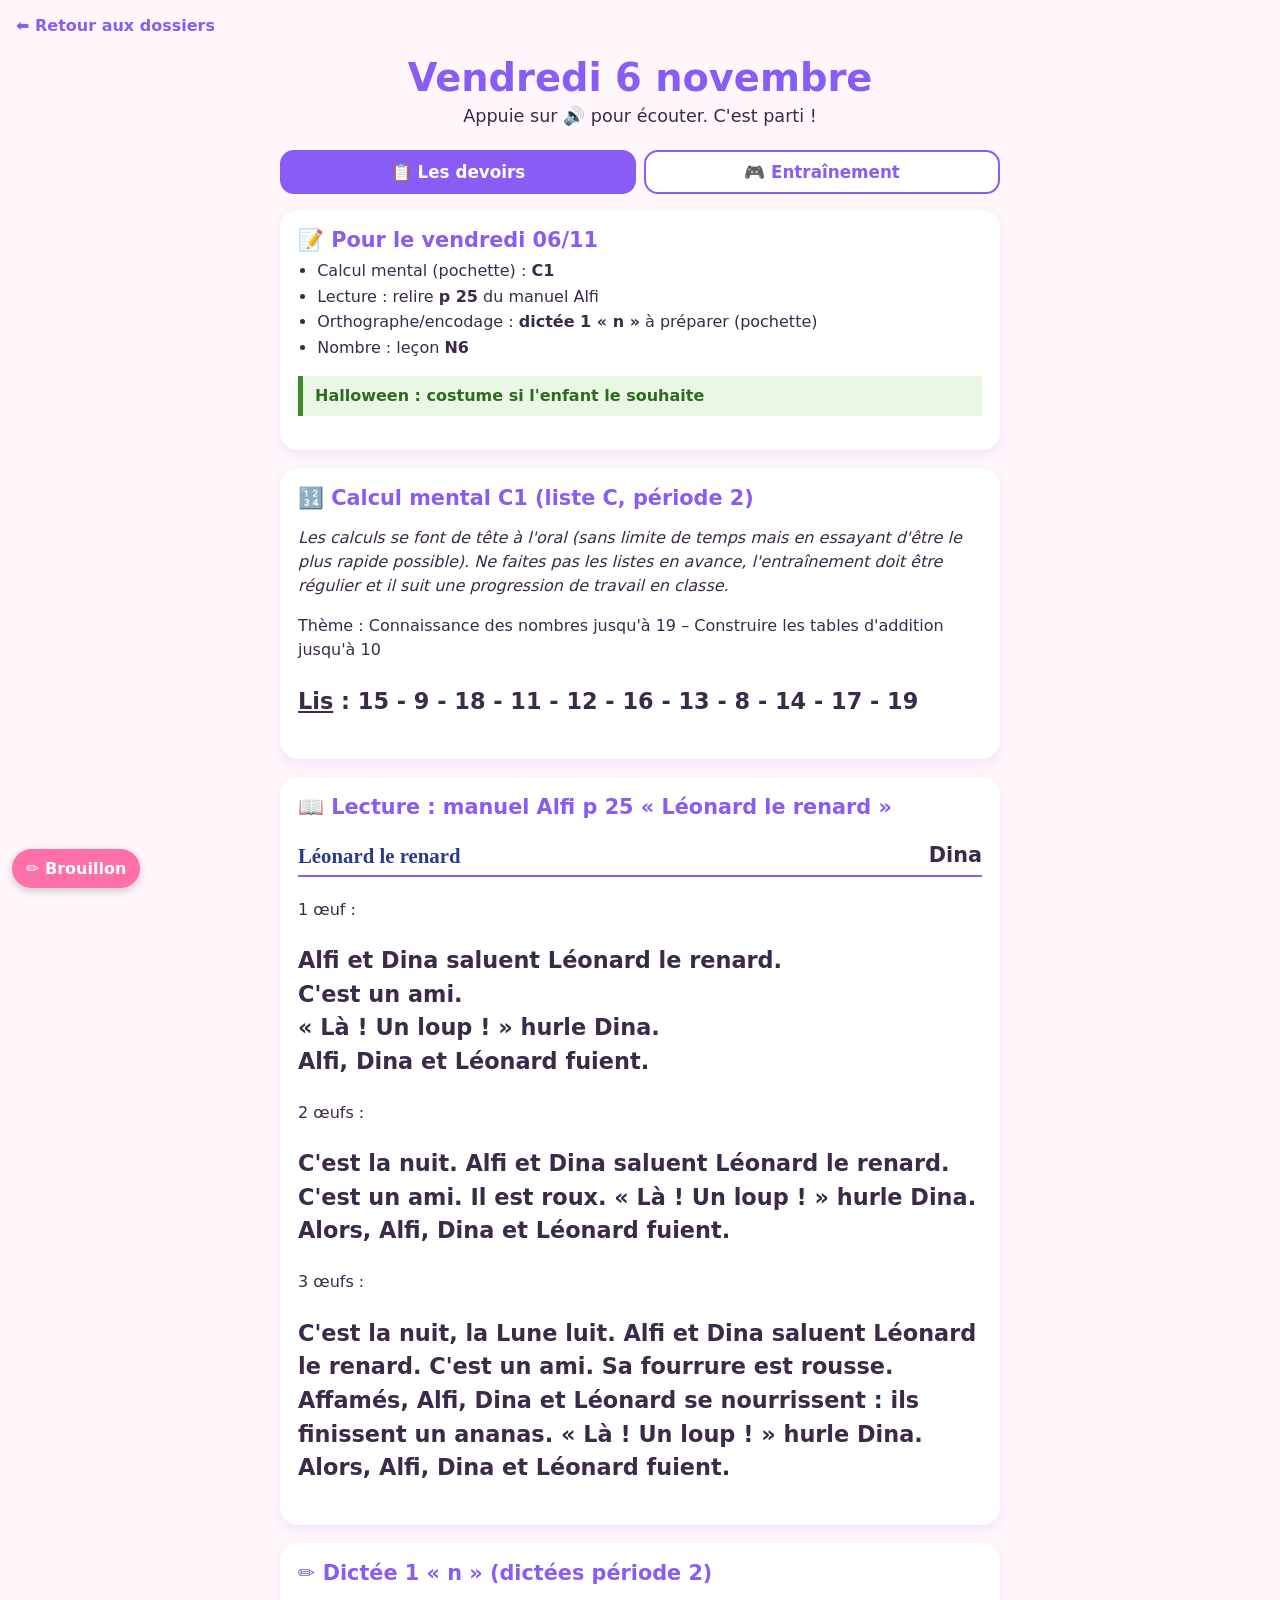
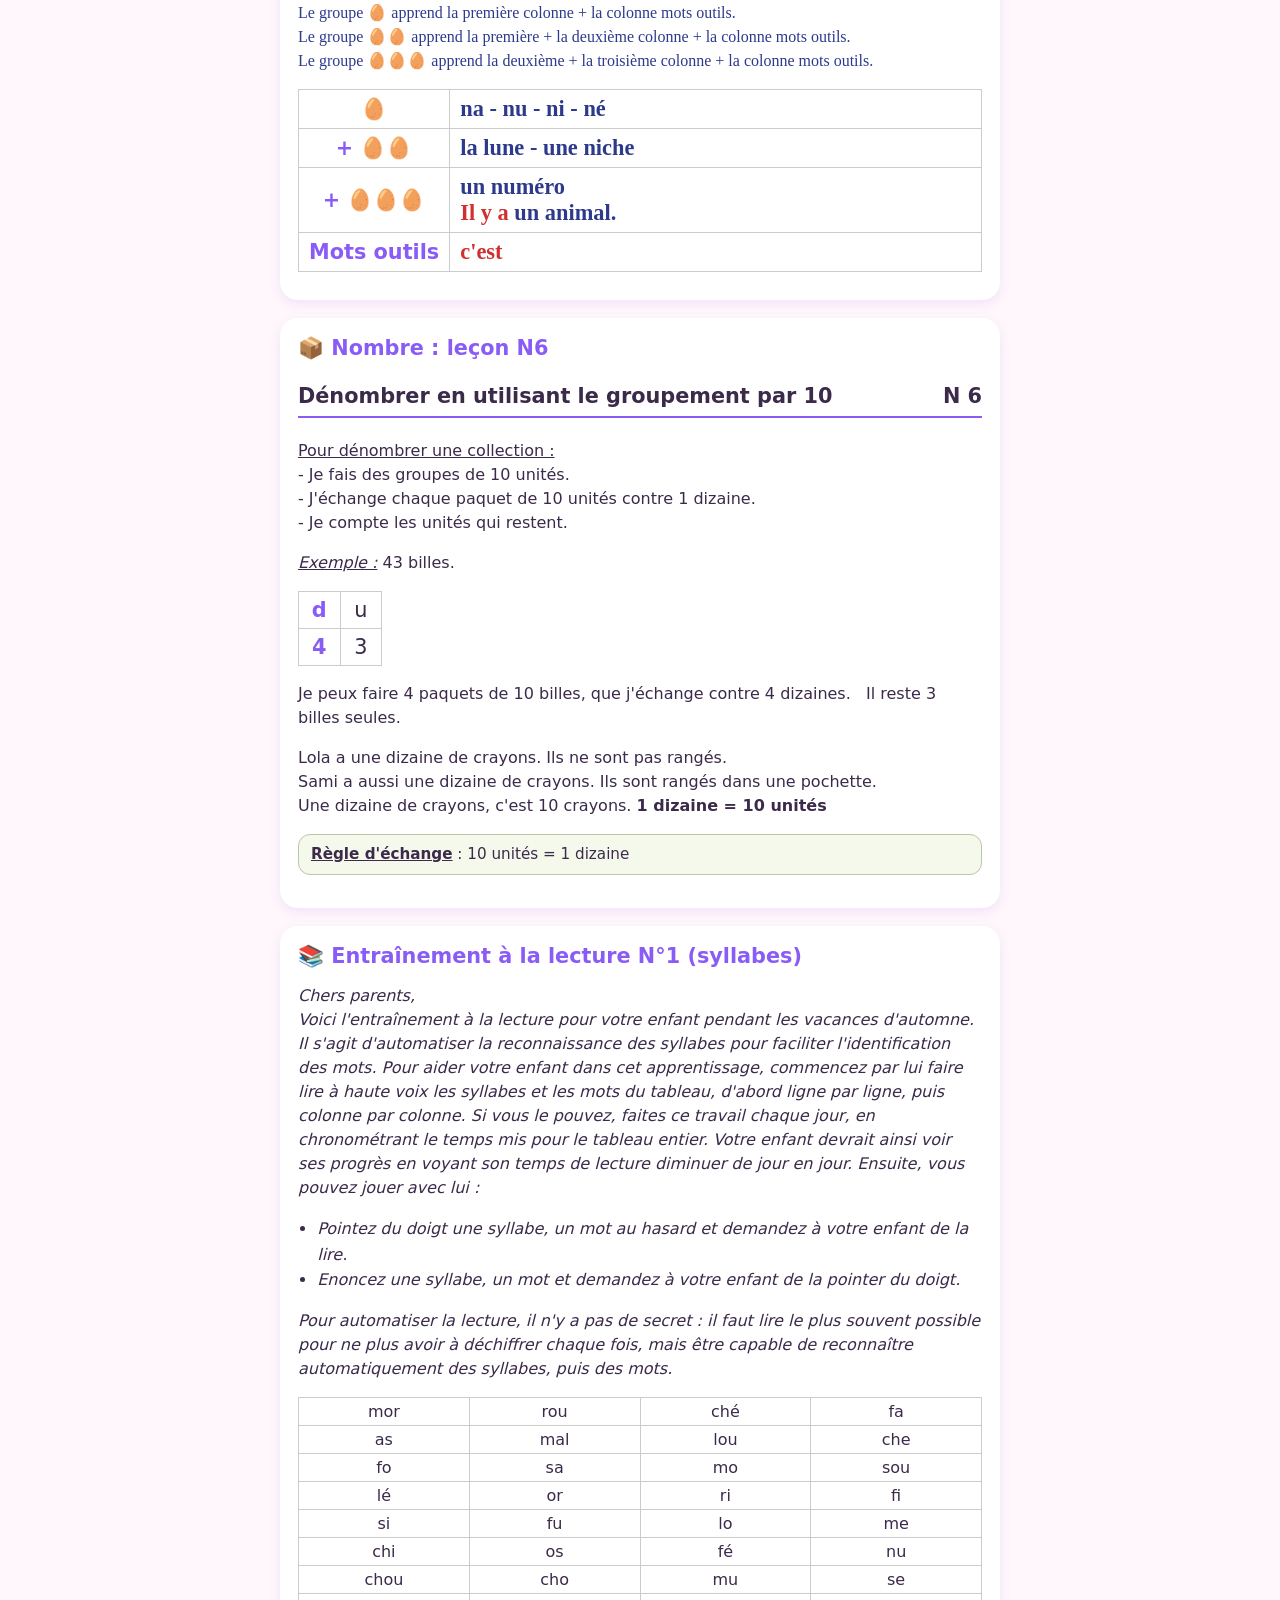
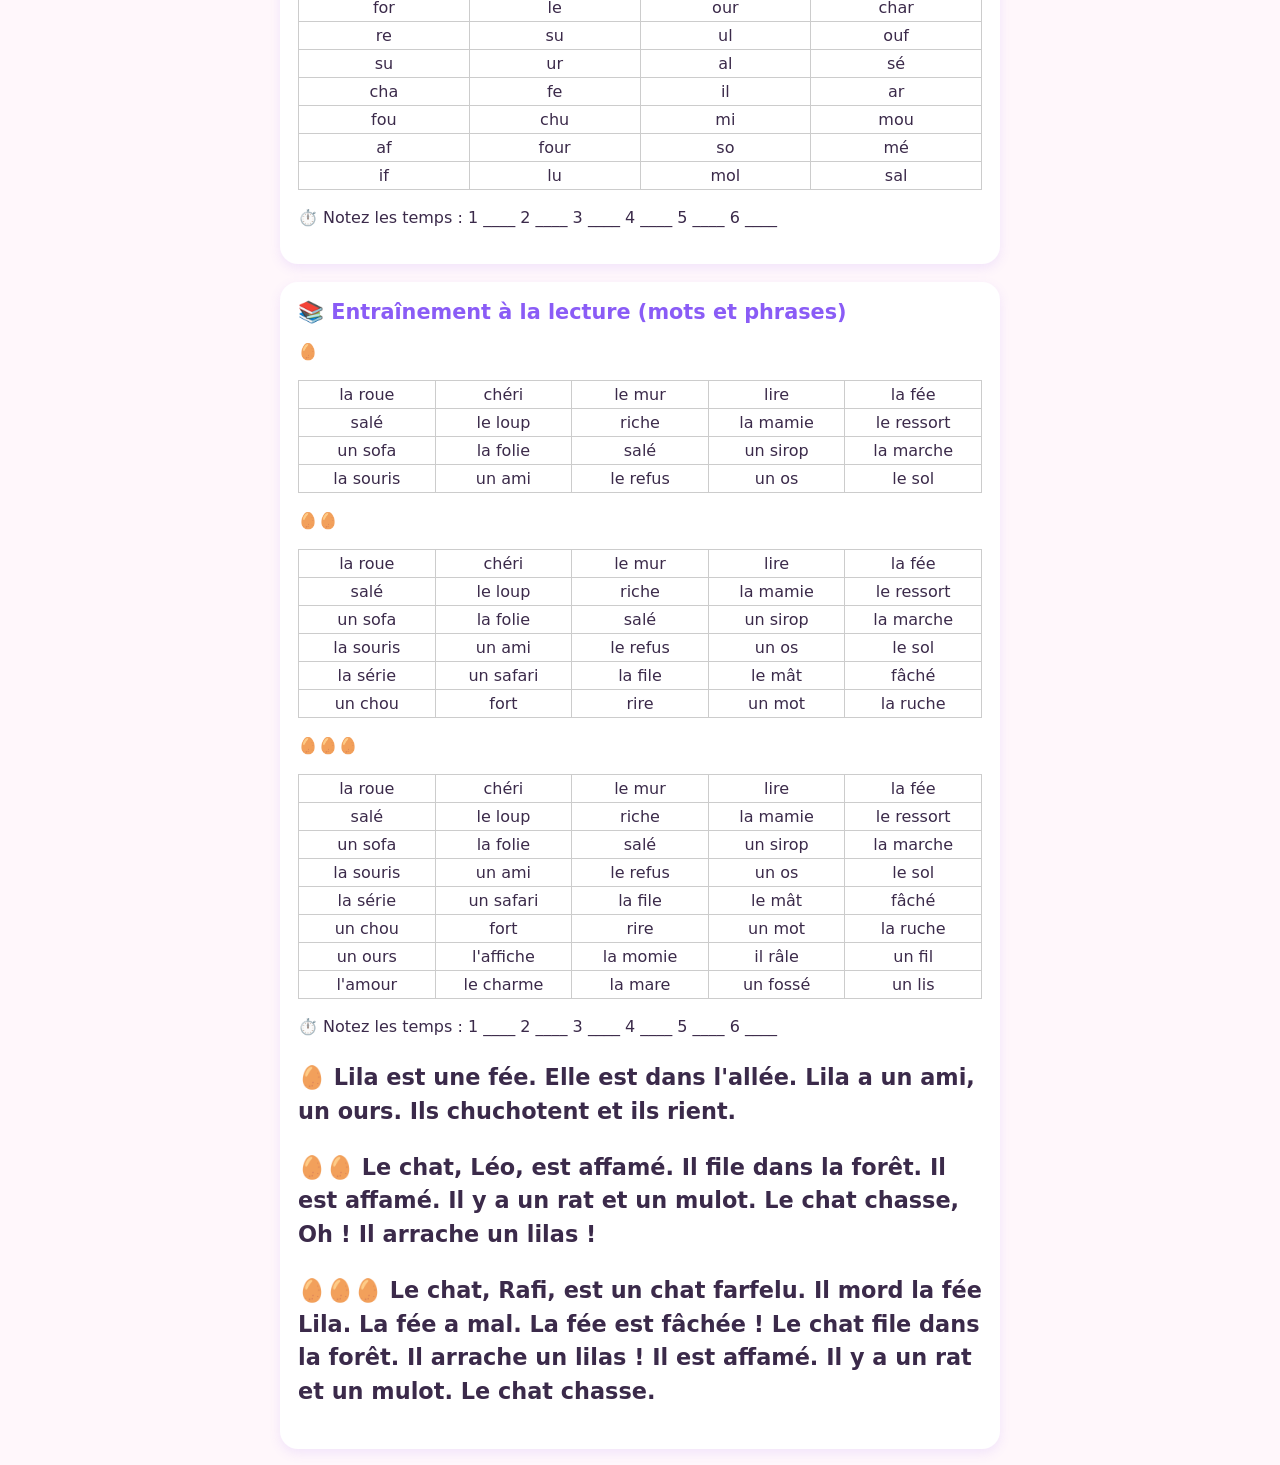
<file: devoirs/2026-11-06/index.html>
<!doctype html>
<html lang="fr">
<head>
  <meta charset="utf-8">
  <meta name="viewport" content="width=device-width, initial-scale=1">
  <link rel="manifest" href="../../manifest.webmanifest">
  <meta name="theme-color" content="#ff6fa8">
  <link rel="apple-touch-icon" href="../../icons/apple-touch-icon.png">
  <link rel="icon" href="../../icons/icon-192.png">
  <title>Devoirs du 6 novembre</title>
  <link rel="stylesheet" href="../../assets/style.css">
</head>
<body>
  <a class="retour" href="../../">⬅ Retour aux dossiers</a>
  <header class="entete">
    <h1>Vendredi 6 novembre</h1>
    <p>Appuie sur 🔊 pour écouter. C'est parti !</p>
  </header>

  <nav class="onglets">
    <button type="button" data-onglet="devoirs" class="actif">📋 Les devoirs</button>
    <button type="button" data-onglet="entrainement">🎮 Entraînement</button>
  </nav>
  <main id="devoirs" class="exercices"></main>
  <main id="exercices" class="exercices" hidden></main>
  <div id="score" class="score" hidden></div>

  <script src="../../assets/lecons.js"></script>
  <script>
    const syllabes = [
      ["mor", "rou", "ché", "fa"], ["as", "mal", "lou", "che"], ["fo", "sa", "mo", "sou"], ["lé", "or", "ri", "fi"],
      ["si", "fu", "lo", "me"], ["chi", "os", "fé", "nu"], ["chou", "cho", "mu", "se"], ["for", "le", "our", "char"],
      ["re", "su", "ul", "ouf"], ["su", "ur", "al", "sé"], ["cha", "fe", "il", "ar"], ["fou", "chu", "mi", "mou"],
      ["af", "four", "so", "mé"], ["if", "lu", "mol", "sal"],
    ];
    const mots = [
      ["la roue", "chéri", "le mur", "lire", "la fée"],
      ["salé", "le loup", "riche", "la mamie", "le ressort"],
      ["un sofa", "la folie", "salé", "un sirop", "la marche"],
      ["la souris", "un ami", "le refus", "un os", "le sol"],
      ["la série", "un safari", "la file", "le mât", "fâché"],
      ["un chou", "fort", "rire", "un mot", "la ruche"],
      ["un ours", "l'affiche", "la momie", "il râle", "un fil"],
      ["l'amour", "le charme", "la mare", "un fossé", "un lis"],
    ];
    const tableau = lignes => `<table class="tableau lecture">${lignes.map(l => `<tr>${l.map(m => `<td>${m}</td>`).join("")}</tr>`).join("")}</table>`;
    const leonard = {
      1: "Alfi et Dina saluent Léonard le renard. C'est un ami. « Là ! Un loup ! » hurle Dina. Alfi, Dina et Léonard fuient.",
      2: "C'est la nuit. Alfi et Dina saluent Léonard le renard. C'est un ami. Il est roux. « Là ! Un loup ! » hurle Dina. Alors, Alfi, Dina et Léonard fuient.",
      3: "C'est la nuit, la Lune luit. Alfi et Dina saluent Léonard le renard. C'est un ami. Sa fourrure est rousse. Affamés, Alfi, Dina et Léonard se nourrissent : ils finissent un ananas. « Là ! Un loup ! » hurle Dina. Alors, Alfi, Dina et Léonard fuient.",
    };

    // Les devoirs tels qu'ils sont sur les photos (recopiés à l'identique).
    window.DEVOIRS = [
      {
        titre: "📝 Pour le vendredi 06/11",
        html: `<ul>
          <li>Calcul mental (pochette) : <b>C1</b></li>
          <li>Lecture : relire <b>p 25</b> du manuel Alfi</li>
          <li>Orthographe/encodage : <b>dictée 1 « n »</b> à préparer (pochette)</li>
          <li>Nombre : leçon <b>N6</b></li>
        </ul>
        <p class="rappel">Halloween : costume si l'enfant le souhaite</p>`,
      },
      {
        titre: "🔢 Calcul mental C1 (liste C, période 2)",
        html: `<p><i>Les calculs se font de tête à l'oral (sans limite de temps mais en essayant d'être le plus rapide possible). Ne faites pas les listes en avance, l'entraînement doit être régulier et il suit une progression de travail en classe.</i></p>
          <p>Thème : Connaissance des nombres jusqu'à 19 – Construire les tables d'addition jusqu'à 10</p>
          <p class="gros"><u>Lis</u> : 15 - 9 - 18 - 11 - 12 - 16 - 13 - 8 - 14 - 17 - 19</p>`,
      },
      {
        titre: "📖 Lecture : manuel Alfi p 25 « Léonard le renard »",
        html: `<p class="titre-lecon"><span class="cursive">Léonard le renard</span><span>Dina</span></p>
          <p>1 œuf :</p><p class="gros">${leonard[1].replace("C'est un ami. ", "<br>C'est un ami.<br>").replace("Dina. Alfi", "Dina.<br>Alfi")}</p>
          <p>2 œufs :</p><p class="gros">${leonard[2]}</p>
          <p>3 œufs :</p><p class="gros">${leonard[3]}</p>`,
      },
      {
        titre: "✏️ Dictée 1 « n » (dictées période 2)",
        html: `<p class="cursive">Le groupe 🥚 apprend la première colonne + la colonne mots outils.<br>
          Le groupe 🥚🥚 apprend la première + la deuxième colonne + la colonne mots outils.<br>
          Le groupe 🥚🥚🥚 apprend la deuxième + la troisième colonne + la colonne mots outils.</p>
          <table class="tableau dictee-n"><tr><td>🥚</td><td class="cursive gros">na - nu - ni - né</td></tr>
          <tr><td>+ 🥚🥚</td><td class="cursive gros">la lune - une niche</td></tr>
          <tr><td>+ 🥚🥚🥚</td><td class="cursive gros">un numéro<br><span style="color:#d03030">Il y a</span> un animal.</td></tr>
          <tr><td>Mots outils</td><td class="cursive gros" style="color:#d03030">c'est</td></tr></table>`,
      },
      { titre: "📦 Nombre : leçon N6", html: window.LECONS.N6 },
      {
        titre: "📚 Entraînement à la lecture N°1 (syllabes)",
        html: `<p><i>Chers parents,<br>Voici l'entraînement à la lecture pour votre enfant pendant les vacances d'automne. Il s'agit d'automatiser la reconnaissance des syllabes pour faciliter l'identification des mots. Pour aider votre enfant dans cet apprentissage, commencez par lui faire lire à haute voix les syllabes et les mots du tableau, d'abord ligne par ligne, puis colonne par colonne. Si vous le pouvez, faites ce travail chaque jour, en chronométrant le temps mis pour le tableau entier. Votre enfant devrait ainsi voir ses progrès en voyant son temps de lecture diminuer de jour en jour. Ensuite, vous pouvez jouer avec lui :</i></p>
          <ul><li><i>Pointez du doigt une syllabe, un mot au hasard et demandez à votre enfant de la lire.</i></li>
          <li><i>Enoncez une syllabe, un mot et demandez à votre enfant de la pointer du doigt.</i></li></ul>
          <p><i>Pour automatiser la lecture, il n'y a pas de secret : il faut lire le plus souvent possible pour ne plus avoir à déchiffrer chaque fois, mais être capable de reconnaître automatiquement des syllabes, puis des mots.</i></p>
          ${tableau(syllabes)}
          <p>⏱️ Notez les temps : 1 ____ 2 ____ 3 ____ 4 ____ 5 ____ 6 ____</p>`,
      },
      {
        titre: "📚 Entraînement à la lecture (mots et phrases)",
        html: `<p>🥚</p>${tableau(mots.slice(0, 4))}
          <p>🥚🥚</p>${tableau(mots.slice(0, 6))}
          <p>🥚🥚🥚</p>${tableau(mots)}
          <p>⏱️ Notez les temps : 1 ____ 2 ____ 3 ____ 4 ____ 5 ____ 6 ____</p>
          <p class="gros">🥚 Lila <b>est</b> une fée. Elle <b>est dans</b> l'allée. Lila a <b>un</b> ami, <b>un</b> ours. Ils chuchotent <b>et</b> ils rient.</p>
          <p class="gros">🥚🥚 Le chat, Léo, <b>est</b> affamé. Il file <b>dans</b> la forêt. Il <b>est</b> affamé. Il y a <b>un</b> rat <b>et un</b> mulot. Le chat chasse, Oh ! Il arrache <b>un</b> lilas !</p>
          <p class="gros">🥚🥚🥚 Le chat, Rafi, <b>est un</b> chat farfelu. Il mord la fée Lila. La fée a mal. La fée <b>est</b> fâchée ! Le chat file <b>dans</b> la forêt. Il arrache <b>un</b> lilas ! Il <b>est</b> affamé. Il y a <b>un</b> rat <b>et un</b> mulot. Le chat chasse.</p>`,
      },
    ];

    window.EXERCICES = [
      // Calcul mental C1 : lire les nombres
      {
        type: "qcm",
        titre: "👂 Calcul mental (C1) : quel nombre entends-tu ?",
        consigne: "Appuie sur 🔊 puis choisis le bon nombre.",
        questions: [
          { q: "Nombre 1", dire: "quinze", choix: ["5", "15", "16"], bonne: 1 },
          { q: "Nombre 2", dire: "dix-huit", choix: ["18", "8", "81"], bonne: 0 },
          { q: "Nombre 3", dire: "onze", choix: ["1", "17", "11"], bonne: 2 },
          { q: "Nombre 4", dire: "seize", choix: ["16", "6", "12"], bonne: 0 },
          { q: "Nombre 5", dire: "treize", choix: ["3", "30", "13"], bonne: 2 },
          { q: "Nombre 6", dire: "quatorze", choix: ["14", "40", "4"], bonne: 0 },
        ],
      },
      {
        type: "dictee",
        titre: "✏️ Écris les nombres (C1)",
        consigne: "Appuie sur 🔊 et écris le nombre avec des chiffres.",
        mots: [{ dire: "douze", ecrire: "12" }, { dire: "dix-sept", ecrire: "17" }, { dire: "dix-neuf", ecrire: "19" }, { dire: "neuf", ecrire: "9" }],
      },

      // Lecture p 25
      { type: "histoire", titre: "📖 Écoute « Léonard le renard »", texte: "Léonard le renard. " + leonard[3] },
      {
        type: "qcm",
        titre: "🦊 As-tu bien compris ?",
        consigne: "Relis l'histoire et choisis la bonne réponse.",
        questions: [
          { q: "Qui est Léonard ?", choix: ["un loup", "un renard", "un ours"], bonne: 1 },
          { q: "Qui hurle « Là ! Un loup ! » ?", choix: ["Dina", "Alfi", "Léonard"], bonne: 0 },
          { q: "Que mangent-ils ?", choix: ["une pomme", "un gâteau", "un ananas"], bonne: 2 },
          { q: "Quand se passe l'histoire ?", choix: ["la nuit", "le matin", "à midi"], bonne: 0 },
        ],
      },
      {
        type: "vraifaux",
        titre: "✅ Vrai ou faux ?",
        consigne: "Réfléchis bien !",
        questions: [
          { q: "Léonard est un ami.", vrai: true },
          { q: "Léonard est gris.", vrai: false },
          { q: "À la fin, ils fuient.", vrai: true },
          { q: "Le loup mange l'ananas.", vrai: false },
        ],
      },

      // Dictée 1 « n »
      {
        type: "qcm",
        titre: "👂 Entends-tu « n » ?",
        consigne: "Appuie sur 🔊, écoute le mot et dis si tu entends le son « n ».",
        questions: [
          { q: "Mot 1", dire: "la lune", choix: ["Oui", "Non"], bonne: 0 },
          { q: "Mot 2", dire: "le loup", choix: ["Oui", "Non"], bonne: 1 },
          { q: "Mot 3", dire: "une niche", choix: ["Oui", "Non"], bonne: 0 },
          { q: "Mot 4", dire: "un ami", choix: ["Oui", "Non"], bonne: 1 },
          { q: "Mot 5", dire: "un animal", choix: ["Oui", "Non"], bonne: 0 },
        ],
      },
      {
        type: "dictee",
        titre: "✏️ Dictée 1 « n »",
        consigne: "Appuie sur 🔊 et écris ce que tu entends. Fais seulement les lignes de ton groupe !",
        mots: [
          { dire: "na", ecrire: "na" }, { dire: "nu", ecrire: "nu" }, { dire: "ni", ecrire: "ni" }, { dire: "né", ecrire: "né" },
          { dire: "c'est", ecrire: "c'est" },
          { dire: "la lune", ecrire: "la lune" }, { dire: "une niche", ecrire: "une niche" },
          { dire: "un numéro", ecrire: "un numéro" }, { dire: "Il y a un animal.", ecrire: "Il y a un animal." },
        ],
      },

      // N6
      {
        type: "trous",
        titre: "📦 Dizaines et unités (N6)",
        consigne: "Combien de dizaines (d) et d'unités (u) ? 10 unités = 1 dizaine.",
        phrases: ["43 = [4] d et [3] u", "27 = [2] d et [7] u", "35 = [3] d et [5] u", "19 = [1] d et [9] u", "50 = [5] d et [0] u"],
      },
      {
        type: "trous",
        titre: "🎯 Quel nombre ? (N6)",
        consigne: "Compte les paquets de 10 et les unités qui restent.",
        phrases: [
          "4 paquets de 10 et 3 billes seules : [43] billes",
          "2 paquets de 10 et 5 billes seules : [25] billes",
          "1 paquet de 10 et 8 billes seules : [18] billes",
          "3 paquets de 10 et 0 bille seule : [30] billes",
        ],
      },

      // Entraînement à la lecture
      {
        type: "qcm",
        titre: "👂 Quelle syllabe entends-tu ?",
        consigne: "Appuie sur 🔊 puis choisis la syllabe que tu entends.",
        questions: [
          { q: "Syllabe 1", dire: "chou", choix: ["cho", "chou", "chu"], bonne: 1 },
          { q: "Syllabe 2", dire: "four", choix: ["four", "fou", "for"], bonne: 0 },
          { q: "Syllabe 3", dire: "mol", choix: ["mo", "mal", "mol"], bonne: 2 },
          { q: "Syllabe 4", dire: "char", choix: ["char", "cha", "chi"], bonne: 0 },
          { q: "Syllabe 5", dire: "ouf", choix: ["if", "af", "ouf"], bonne: 2 },
        ],
      },
      {
        type: "histoire",
        titre: "📚 Écoute les phrases de l'entraînement",
        texte: "Lila est une fée. Elle est dans l'allée. Lila a un ami, un ours. Ils chuchotent et ils rient.",
      },
    ];
  </script>
  <script src="../../assets/exercices.js"></script>
  <script src="../../assets/brouillon.js"></script>
</body>
</html>
</file>
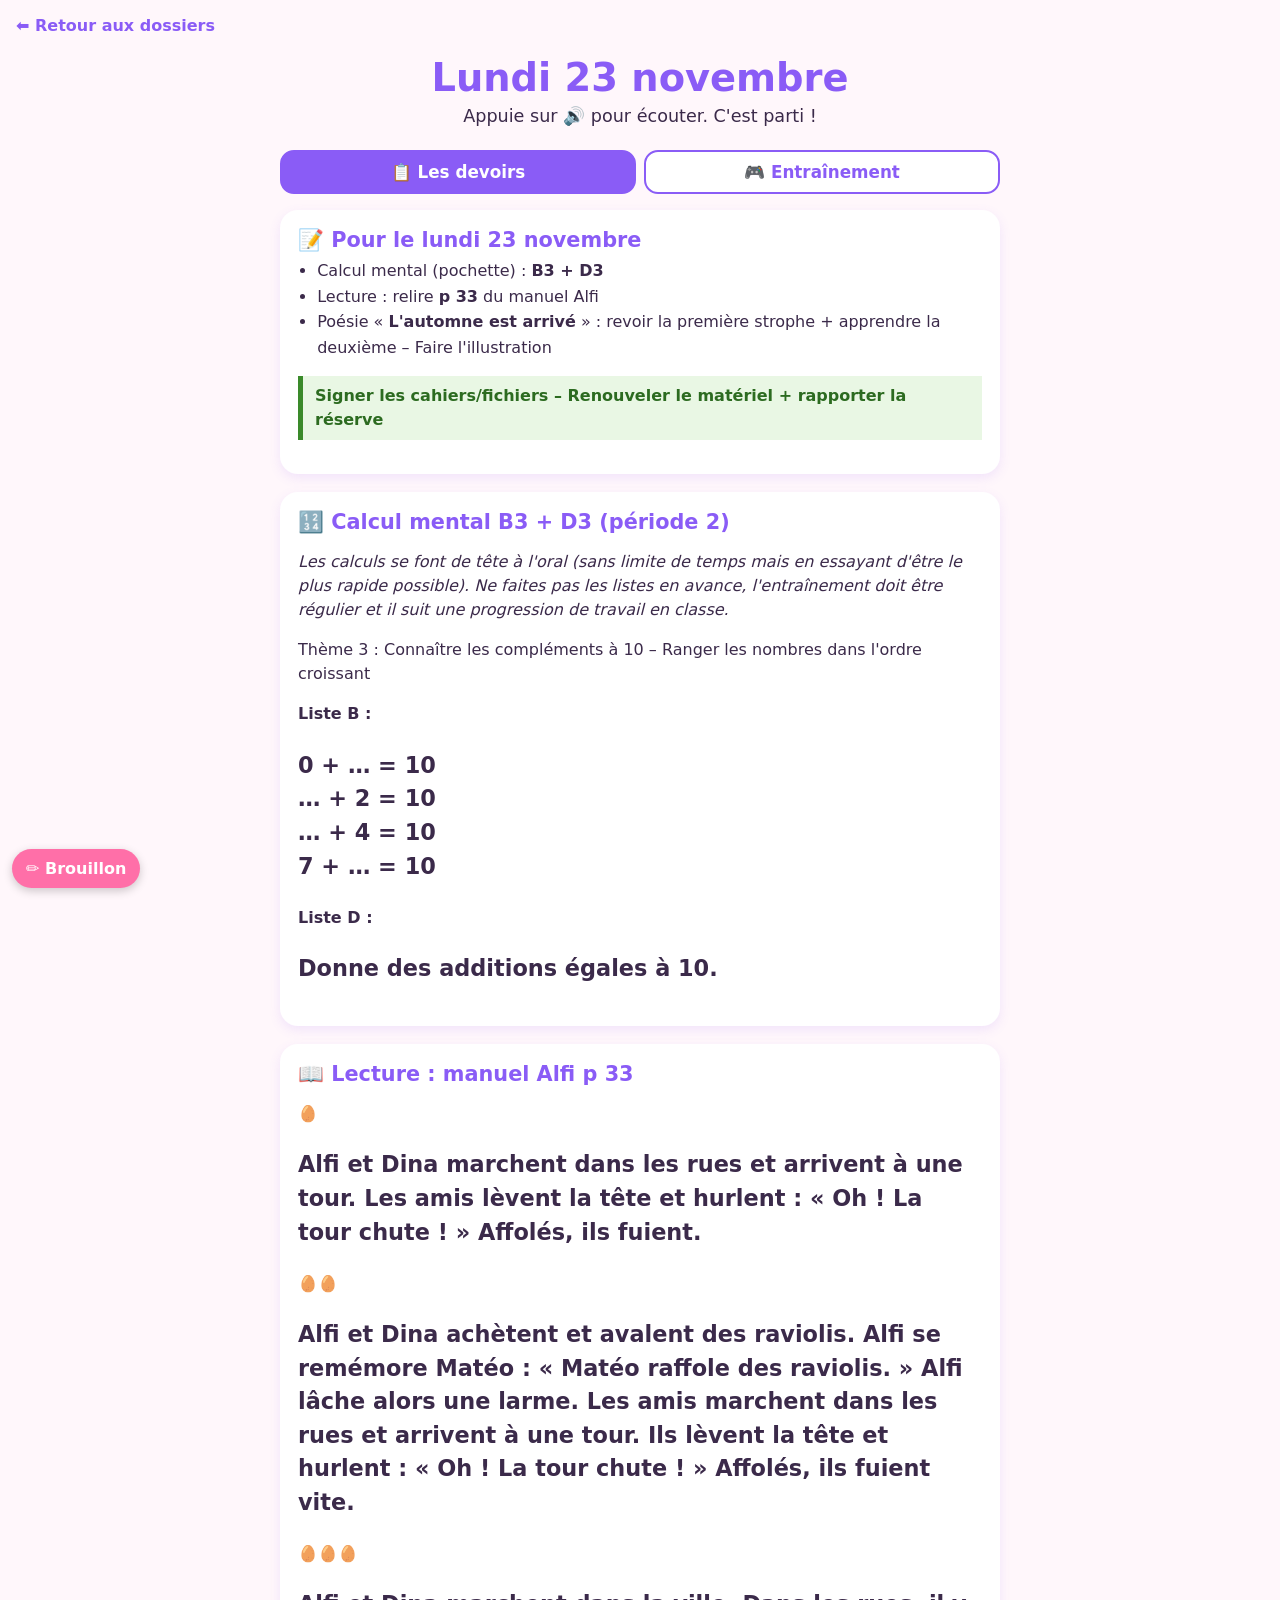
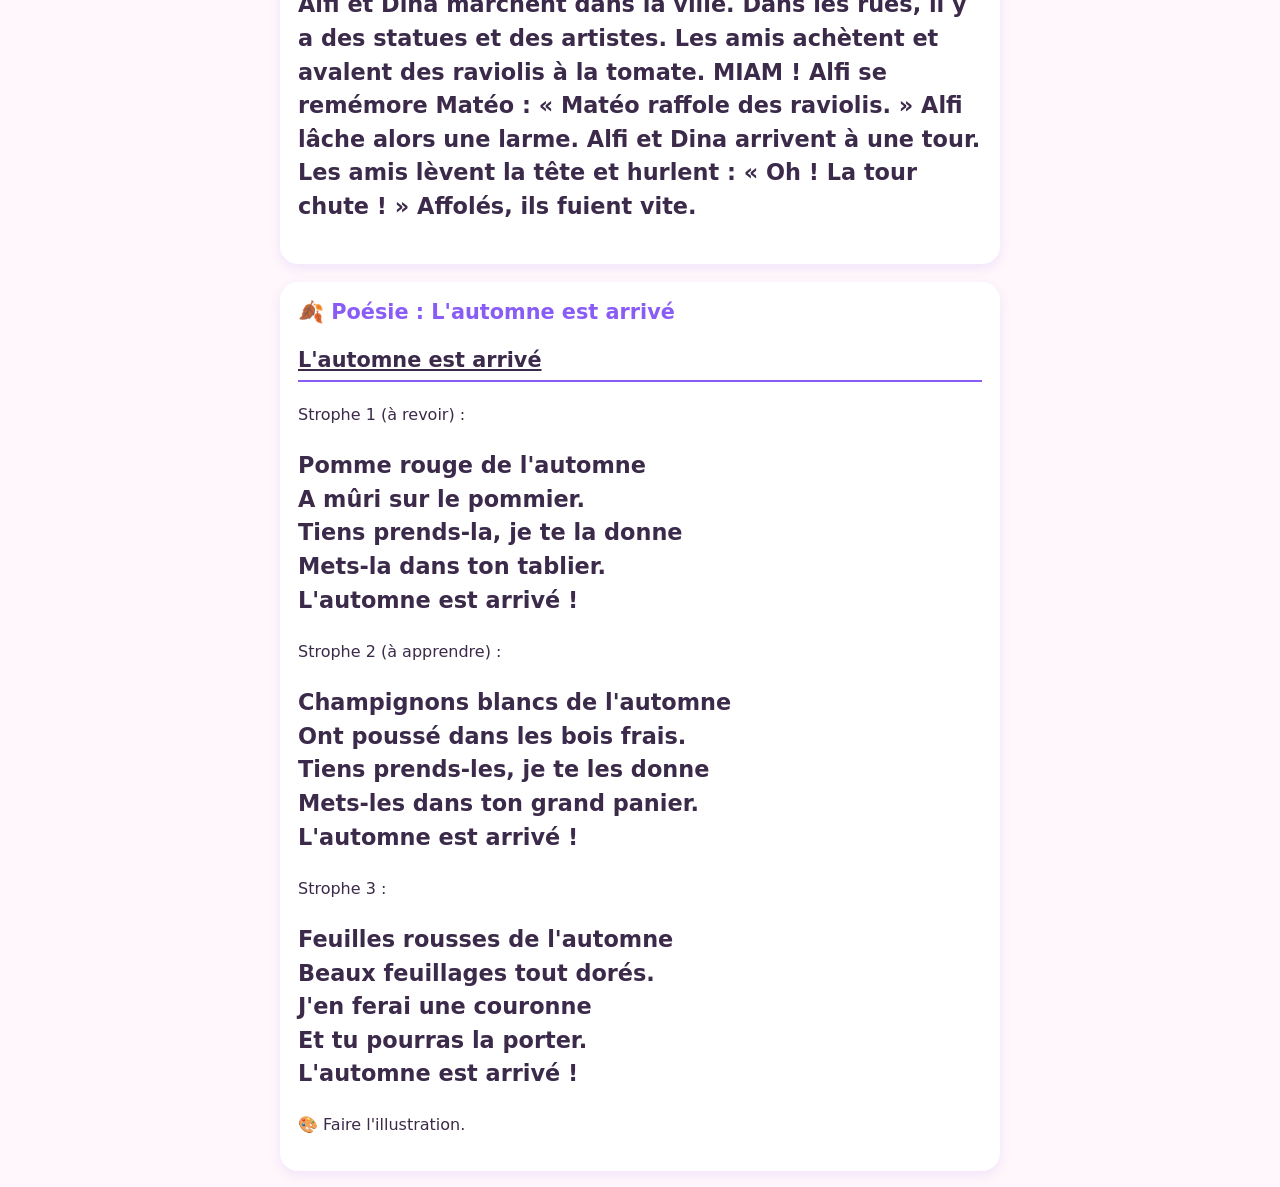
<file: devoirs/2026-11-23/index.html>
<!doctype html>
<html lang="fr">
<head>
  <meta charset="utf-8">
  <meta name="viewport" content="width=device-width, initial-scale=1">
  <link rel="manifest" href="../../manifest.webmanifest">
  <meta name="theme-color" content="#ff6fa8">
  <link rel="apple-touch-icon" href="../../icons/apple-touch-icon.png">
  <link rel="icon" href="../../icons/icon-192.png">
  <title>Devoirs du 23 novembre</title>
  <link rel="stylesheet" href="../../assets/style.css">
</head>
<body>
  <a class="retour" href="../../">⬅ Retour aux dossiers</a>
  <header class="entete">
    <h1>Lundi 23 novembre</h1>
    <p>Appuie sur 🔊 pour écouter. C'est parti !</p>
  </header>

  <nav class="onglets">
    <button type="button" data-onglet="devoirs" class="actif">📋 Les devoirs</button>
    <button type="button" data-onglet="entrainement">🎮 Entraînement</button>
  </nav>
  <main id="devoirs" class="exercices"></main>
  <main id="exercices" class="exercices" hidden></main>
  <div id="score" class="score" hidden></div>

  <script>
    const alfi = {
      1: "Alfi et Dina marchent dans les rues et arrivent à une tour. Les amis lèvent la tête et hurlent : « Oh ! La tour chute ! » Affolés, ils fuient.",
      2: "Alfi et Dina achètent et avalent des raviolis. Alfi se remémore Matéo : « Matéo raffole des raviolis. » Alfi lâche alors une larme. Les amis marchent dans les rues et arrivent à une tour. Ils lèvent la tête et hurlent : « Oh ! La tour chute ! » Affolés, ils fuient vite.",
      3: "Alfi et Dina marchent dans la ville. Dans les rues, il y a des statues et des artistes. Les amis achètent et avalent des raviolis à la tomate. MIAM ! Alfi se remémore Matéo : « Matéo raffole des raviolis. » Alfi lâche alors une larme. Alfi et Dina arrivent à une tour. Les amis lèvent la tête et hurlent : « Oh ! La tour chute ! » Affolés, ils fuient vite.",
    };
    const strophes = [
      ["Pomme rouge de l'automne", "A mûri sur le pommier.", "Tiens prends-la, je te la donne", "Mets-la dans ton tablier.", "L'automne est arrivé !"],
      ["Champignons blancs de l'automne", "Ont poussé dans les bois frais.", "Tiens prends-les, je te les donne", "Mets-les dans ton grand panier.", "L'automne est arrivé !"],
      ["Feuilles rousses de l'automne", "Beaux feuillages tout dorés.", "J'en ferai une couronne", "Et tu pourras la porter.", "L'automne est arrivé !"],
    ];
    const strophe = (s, cls = "") => `<p class="gros ${cls}">${s.join("<br>")}</p>`;

    // Les devoirs tels qu'ils sont sur les photos (recopiés à l'identique).
    window.DEVOIRS = [
      {
        titre: "📝 Pour le lundi 23 novembre",
        html: `<ul>
          <li>Calcul mental (pochette) : <b>B3 + D3</b></li>
          <li>Lecture : relire <b>p 33</b> du manuel Alfi</li>
          <li>Poésie « <b>L'automne est arrivé</b> » : revoir la première strophe + apprendre la deuxième – Faire l'illustration</li>
        </ul>
        <p class="rappel">Signer les cahiers/fichiers – Renouveler le matériel + rapporter la réserve</p>`,
      },
      {
        titre: "🔢 Calcul mental B3 + D3 (période 2)",
        html: `<p><i>Les calculs se font de tête à l'oral (sans limite de temps mais en essayant d'être le plus rapide possible). Ne faites pas les listes en avance, l'entraînement doit être régulier et il suit une progression de travail en classe.</i></p>
          <p>Thème 3 : Connaître les compléments à 10 – Ranger les nombres dans l'ordre croissant</p>
          <p><b>Liste B :</b></p>
          <p class="gros">0 + … = 10<br>… + 2 = 10<br>… + 4 = 10<br>7 + … = 10</p>
          <p><b>Liste D :</b></p>
          <p class="gros">Donne des additions égales à 10.</p>`,
      },
      {
        titre: "📖 Lecture : manuel Alfi p 33",
        html: `<p>🥚</p><p class="gros">${alfi[1]}</p>
          <p>🥚🥚</p><p class="gros">${alfi[2]}</p>
          <p>🥚🥚🥚</p><p class="gros">${alfi[3]}</p>`,
      },
      {
        titre: "🍂 Poésie : L'automne est arrivé",
        html: `<p class="titre-lecon"><u>L'automne est arrivé</u></p>
          <p>Strophe 1 (à revoir) :</p>${strophe(strophes[0])}
          <p>Strophe 2 (à apprendre) :</p>${strophe(strophes[1])}
          <p>Strophe 3 :</p>${strophe(strophes[2])}
          <p>🎨 Faire l'illustration.</p>`,
      },
    ];

    window.EXERCICES = [
      // Calcul mental B3
      {
        type: "trous",
        titre: "🔟 Calcul mental B3 : complète pour faire 10",
        consigne: "Combien faut-il ajouter pour arriver à 10 ? Tu peux compter sur tes doigts !",
        phrases: ["0 + [10] = 10", "[8] + 2 = 10", "[6] + 4 = 10", "7 + [3] = 10"],
      },
      {
        type: "trous",
        titre: "🔟 Encore un peu (compléments à 10)",
        consigne: "Trouve le nombre qui manque.",
        phrases: ["5 + [5] = 10", "1 + [9] = 10", "[2] + 8 = 10", "[4] + 6 = 10", "10 + [0] = 10", "9 + [1] = 10"],
      },
      // Calcul mental D3
      {
        type: "qcm",
        titre: "🎯 Calcul mental D3 : quel calcul fait 10 ?",
        consigne: "Choisis l'addition qui est égale à 10.",
        questions: [
          { q: "Calcul 1", choix: ["5 + 4", "6 + 4", "3 + 3"], bonne: 1 },
          { q: "Calcul 2", choix: ["7 + 3", "7 + 2", "8 + 3"], bonne: 0 },
          { q: "Calcul 3", choix: ["4 + 4", "9 + 2", "2 + 8"], bonne: 2 },
          { q: "Calcul 4", choix: ["1 + 9", "1 + 8", "5 + 6"], bonne: 0 },
          { q: "Calcul 5", choix: ["6 + 3", "5 + 5", "2 + 6"], bonne: 1 },
        ],
      },
      {
        type: "info",
        titre: "🗣️ Calcul mental D3 : à toi !",
        texte: "Dis à voix haute <b>toutes les additions égales à 10</b> que tu connais. Papa ou maman compte combien tu en trouves ! Astuce : commence par 0 + …, puis 1 + …, puis 2 + …",
      },

      // Lecture p 33
      { type: "histoire", titre: "📖 Écoute l'histoire (🥚)", texte: alfi[1] },
      { type: "histoire", titre: "📖 Écoute l'histoire (🥚🥚)", texte: alfi[2] },
      { type: "histoire", titre: "📖 Écoute l'histoire (🥚🥚🥚)", texte: alfi[3] },
      {
        type: "qcm",
        titre: "🗼 As-tu bien compris ?",
        consigne: "Relis l'histoire et choisis la bonne réponse.",
        questions: [
          { q: "Où arrivent Alfi et Dina ?", choix: ["à une maison", "à une tour", "à une école"], bonne: 1 },
          { q: "Que mangent les amis ?", choix: ["des raviolis", "des pommes", "un ananas"], bonne: 0 },
          { q: "Qui raffole des raviolis ?", choix: ["Dina", "Léonard", "Matéo"], bonne: 2 },
          { q: "Que fait Alfi quand il pense à Matéo ?", choix: ["Il rit", "Il lâche une larme", "Il chante"], bonne: 1 },
          { q: "Pourquoi les amis fuient-ils ?", choix: ["La tour chute", "Il pleut", "Un loup arrive"], bonne: 0 },
        ],
      },
      {
        type: "vraifaux",
        titre: "✅ Vrai ou faux ?",
        consigne: "Réfléchis bien !",
        questions: [
          { q: "Alfi et Dina marchent dans les rues.", vrai: true },
          { q: "Les raviolis sont au chocolat.", vrai: false },
          { q: "Dans les rues, il y a des statues.", vrai: true },
          { q: "Les amis restent sous la tour.", vrai: false },
        ],
      },

      // Poésie
      { type: "histoire", titre: "🍎 Écoute la strophe 1 (à revoir)", texte: "L'automne est arrivé. " + strophes[0].join(" ") },
      { type: "histoire", titre: "🍄 Écoute la strophe 2 (à apprendre)", texte: strophes[1].join(" ") },
      { type: "histoire", titre: "🍂 Écoute toute la poésie", texte: "L'automne est arrivé. " + strophes.map(s => s.join(" ")).join(" ") },
      {
        type: "qcm",
        titre: "🍎 Strophe 1 : te souviens-tu ?",
        consigne: "Choisis le bon mot.",
        questions: [
          { q: "Pomme … de l'automne", choix: ["verte", "rouge", "jaune"], bonne: 1 },
          { q: "A mûri sur le …", choix: ["pommier", "poirier", "chêne"], bonne: 0 },
          { q: "Mets-la dans ton …", choix: ["panier", "sac", "tablier"], bonne: 2 },
        ],
      },
      {
        type: "qcm",
        titre: "🍄 Strophe 2 : choisis le bon mot",
        consigne: "Écoute la strophe 2 puis choisis le mot qui manque.",
        questions: [
          { q: "Champignons … de l'automne", choix: ["rouges", "blancs", "roux"], bonne: 1 },
          { q: "Ont poussé dans les bois …", choix: ["frais", "verts", "sombres"], bonne: 0 },
          { q: "Tiens prends-les, je te les …", choix: ["prête", "laisse", "donne"], bonne: 2 },
          { q: "Mets-les dans ton grand …", choix: ["tablier", "panier", "seau"], bonne: 1 },
          { q: "L'automne est …", choix: ["arrivé", "parti", "fini"], bonne: 0 },
        ],
      },
      {
        type: "trous",
        titre: "🍄 Strophe 2 : écris le mot qui manque",
        consigne: "Récite la strophe dans ta tête et complète.",
        phrases: [
          "Champignons [blancs] de l'automne",
          "Ont poussé dans les [bois] frais.",
          "Tiens prends-les, je te les [donne]",
          "Mets-les dans ton grand [panier].",
        ],
      },
      {
        type: "info",
        titre: "🎨 L'illustration",
        texte: "Dans ton cahier de poésie, dessine ce que raconte la poésie : une pomme rouge sur un pommier, des champignons blancs dans un panier, des feuilles rousses et dorées… Tu peux d'abord essayer sur le ✏️ Brouillon !",
      },
    ];
  </script>
  <script src="../../assets/exercices.js"></script>
  <script src="../../assets/brouillon.js"></script>
</body>
</html>
</file>
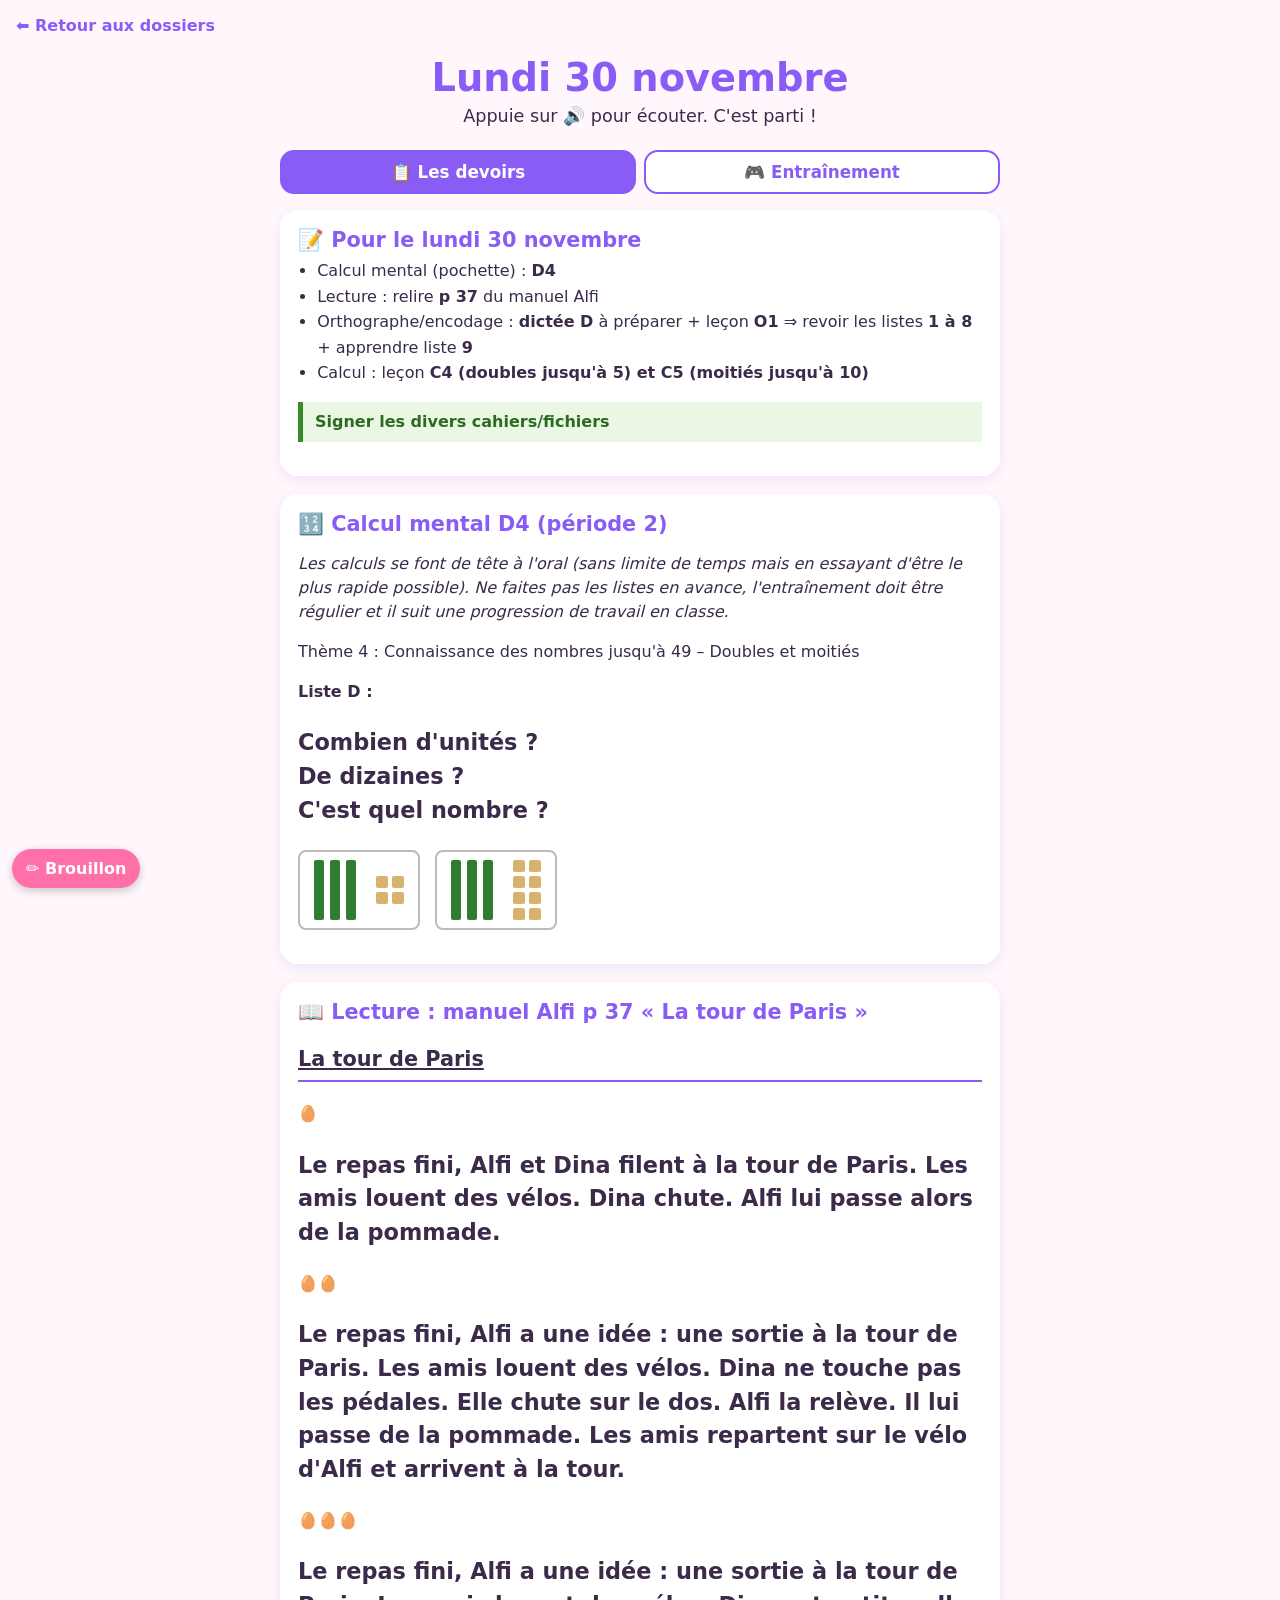
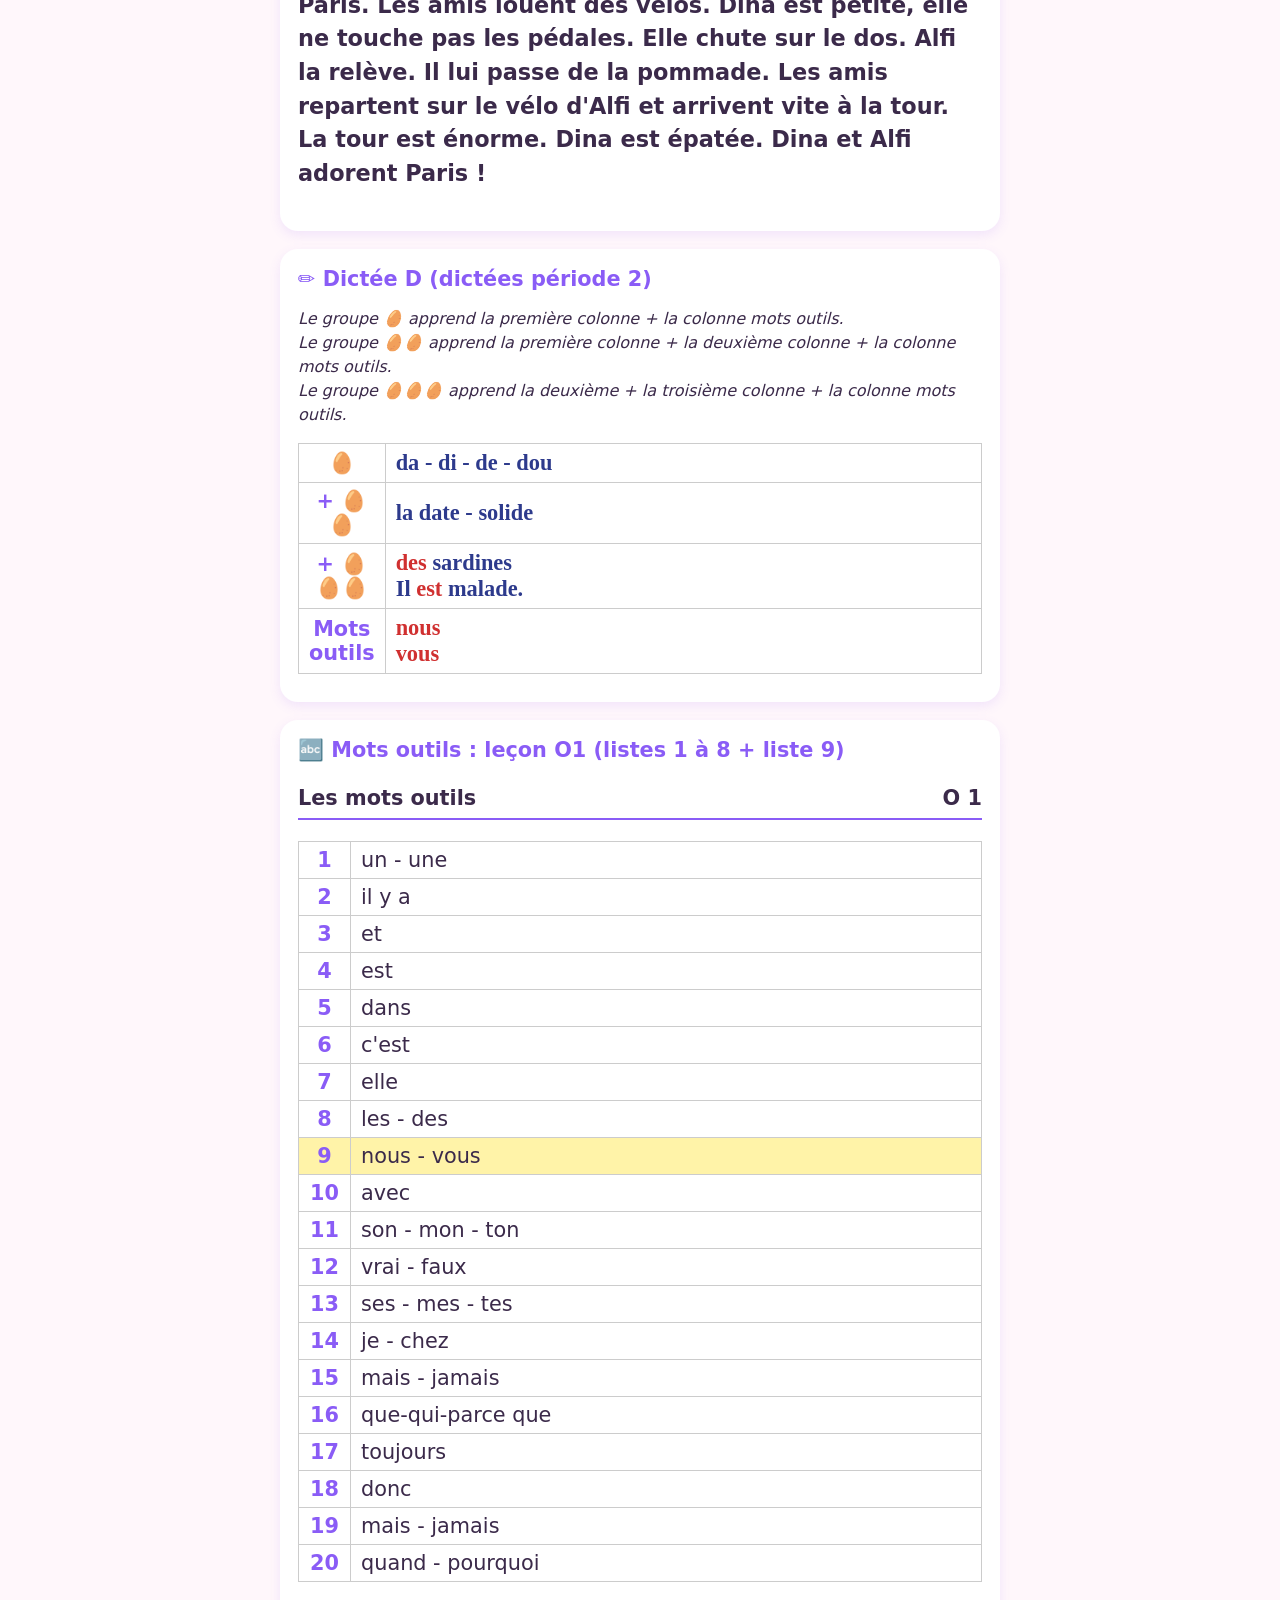
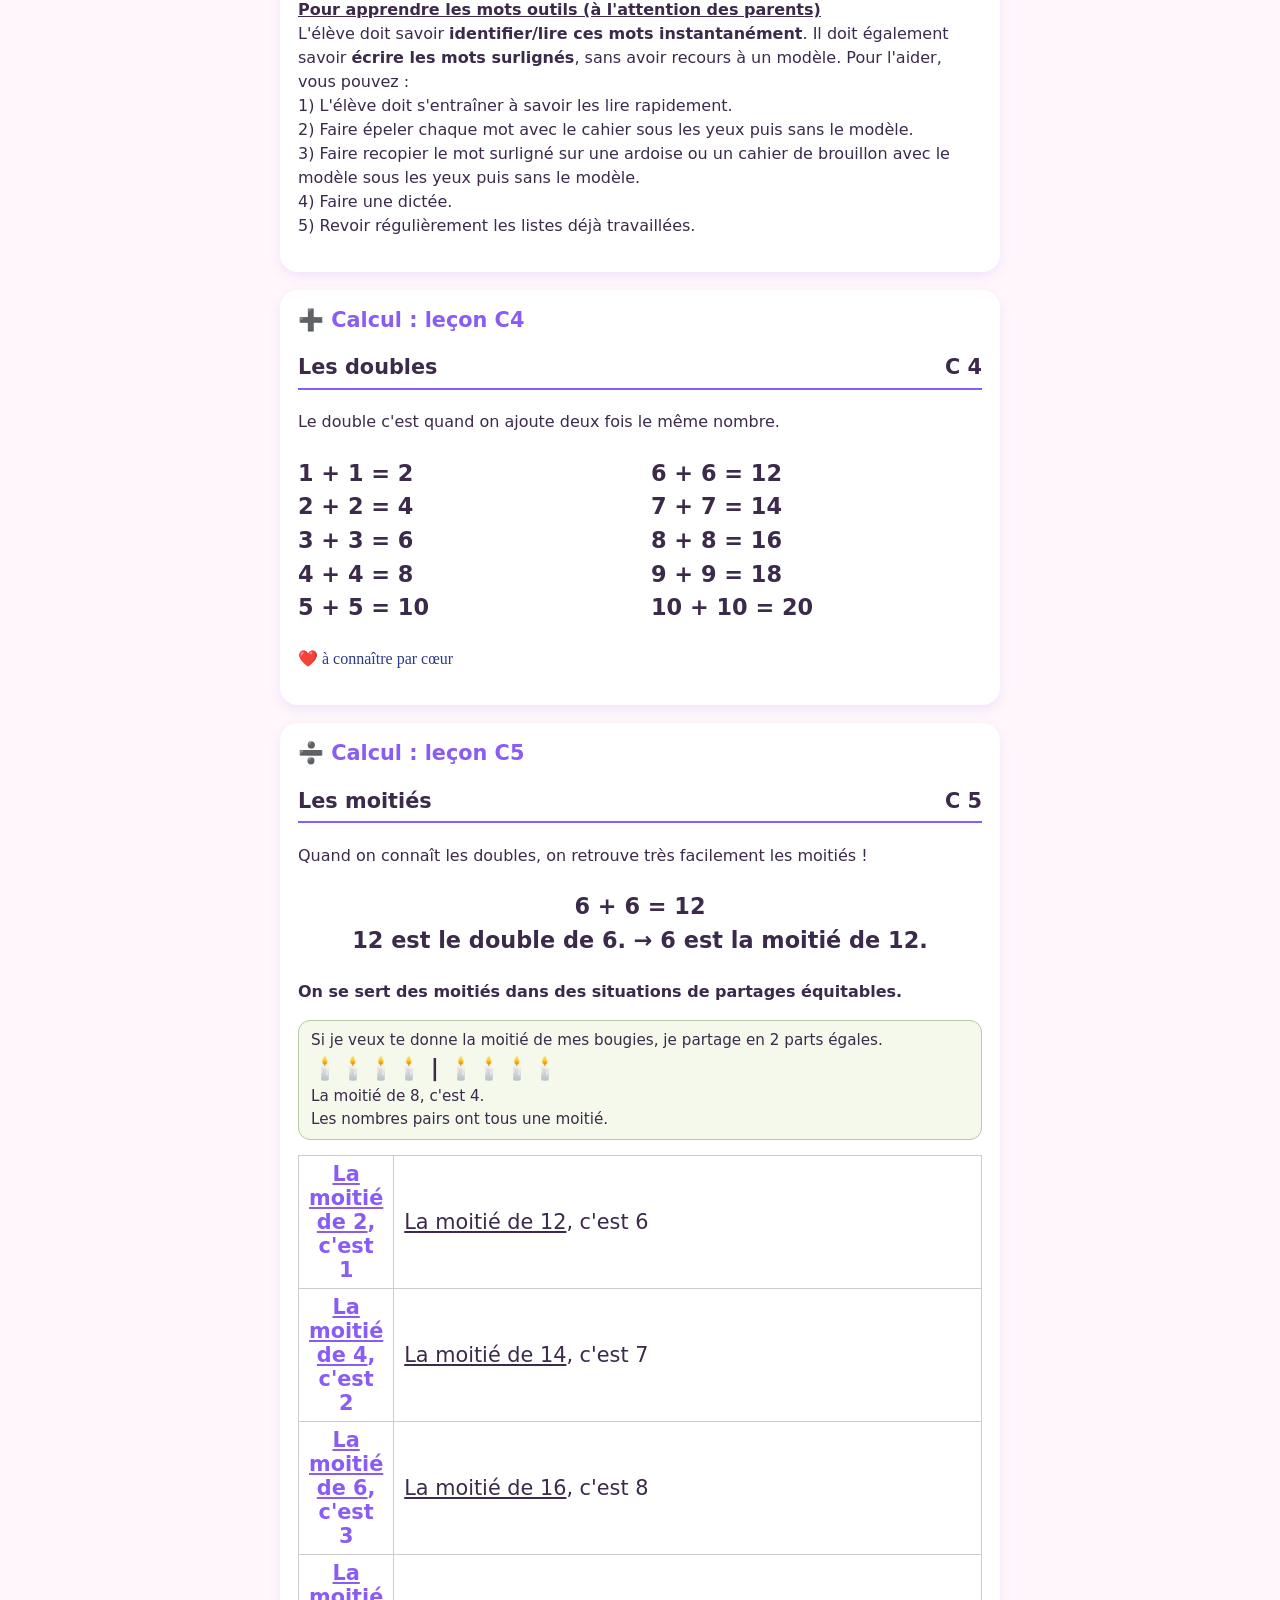
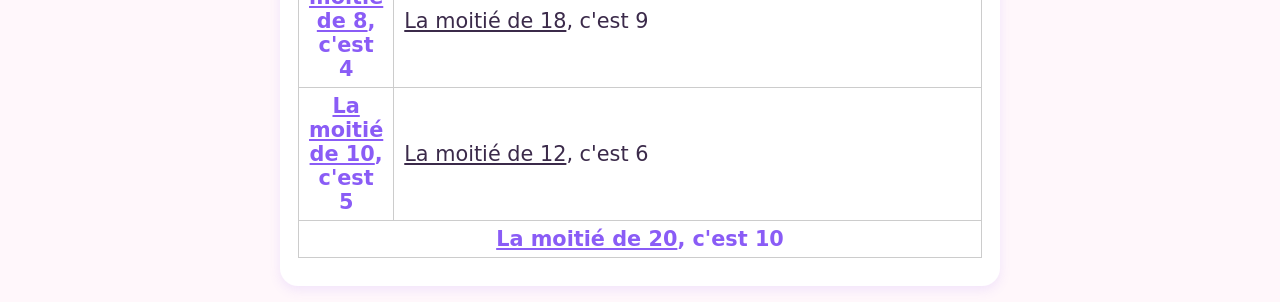
<file: devoirs/2026-11-30/index.html>
<!doctype html>
<html lang="fr">
<head>
  <meta charset="utf-8">
  <meta name="viewport" content="width=device-width, initial-scale=1">
  <link rel="manifest" href="../../manifest.webmanifest">
  <meta name="theme-color" content="#ff6fa8">
  <link rel="apple-touch-icon" href="../../icons/apple-touch-icon.png">
  <link rel="icon" href="../../icons/icon-192.png">
  <title>Devoirs du 30 novembre</title>
  <link rel="stylesheet" href="../../assets/style.css">
</head>
<body>
  <a class="retour" href="../../">⬅ Retour aux dossiers</a>
  <header class="entete">
    <h1>Lundi 30 novembre</h1>
    <p>Appuie sur 🔊 pour écouter. C'est parti !</p>
  </header>

  <nav class="onglets">
    <button type="button" data-onglet="devoirs" class="actif">📋 Les devoirs</button>
    <button type="button" data-onglet="entrainement">🎮 Entraînement</button>
  </nav>
  <main id="devoirs" class="exercices"></main>
  <main id="exercices" class="exercices" hidden></main>
  <div id="score" class="score" hidden></div>

  <script src="../../assets/lecons.js"></script>
  <script>
    // Dessin « dizaines et unités » : barres vertes (dizaines) + petits carrés (unités).
    const dessin = (d, u) => `<span style="display:inline-flex;align-items:center;gap:6px;border:2px solid #bbb;border-radius:8px;padding:8px 14px;background:#fff">`
      + `<span style="display:inline-flex;gap:6px">${'<span style="display:inline-block;width:10px;height:60px;background:#2e7d32;border-radius:2px"></span>'.repeat(d)}</span>`
      + `<span style="display:inline-grid;grid-template-columns:repeat(2,12px);gap:4px;margin-left:14px">${'<span style="width:12px;height:12px;background:#d9b26f;border-radius:2px"></span>'.repeat(u)}</span></span>`;

    const alfi = {
      1: "Le repas fini, Alfi et Dina filent à la tour de Paris. Les amis louent des vélos. Dina chute. Alfi lui passe alors de la pommade.",
      2: "Le repas fini, Alfi a une idée : une sortie à la tour de Paris. Les amis louent des vélos. Dina ne touche pas les pédales. Elle chute sur le dos. Alfi la relève. Il lui passe de la pommade. Les amis repartent sur le vélo d'Alfi et arrivent à la tour.",
      3: "Le repas fini, Alfi a une idée : une sortie à la tour de Paris. Les amis louent des vélos. Dina est petite, elle ne touche pas les pédales. Elle chute sur le dos. Alfi la relève. Il lui passe de la pommade. Les amis repartent sur le vélo d'Alfi et arrivent vite à la tour. La tour est énorme. Dina est épatée. Dina et Alfi adorent Paris !",
    };

    // Les devoirs tels qu'ils sont sur les photos (recopiés à l'identique).
    window.DEVOIRS = [
      {
        titre: "📝 Pour le lundi 30 novembre",
        html: `<ul>
          <li>Calcul mental (pochette) : <b>D4</b></li>
          <li>Lecture : relire <b>p 37</b> du manuel Alfi</li>
          <li>Orthographe/encodage : <b>dictée D</b> à préparer + leçon <b>O1</b> ⇒ revoir les listes <b>1 à 8</b> + apprendre liste <b>9</b></li>
          <li>Calcul : leçon <b>C4 (doubles jusqu'à 5) et C5 (moitiés jusqu'à 10)</b></li>
        </ul>
        <p class="rappel">Signer les divers cahiers/fichiers</p>`,
      },
      {
        titre: "🔢 Calcul mental D4 (période 2)",
        html: `<p><i>Les calculs se font de tête à l'oral (sans limite de temps mais en essayant d'être le plus rapide possible). Ne faites pas les listes en avance, l'entraînement doit être régulier et il suit une progression de travail en classe.</i></p>
          <p>Thème 4 : Connaissance des nombres jusqu'à 49 – Doubles et moitiés</p>
          <p><b>Liste D :</b></p>
          <p class="gros">Combien d'unités ?<br>De dizaines ?<br>C'est quel nombre ?</p>
          <p>${dessin(3, 4)} &nbsp; ${dessin(3, 8)}</p>`,
      },
      {
        titre: "📖 Lecture : manuel Alfi p 37 « La tour de Paris »",
        html: `<p class="titre-lecon"><u>La tour de Paris</u></p>
          <p>🥚</p><p class="gros">${alfi[1]}</p>
          <p>🥚🥚</p><p class="gros">${alfi[2]}</p>
          <p>🥚🥚🥚</p><p class="gros">${alfi[3]}</p>`,
      },
      {
        titre: "✏️ Dictée D (dictées période 2)",
        html: `<p><i>Le groupe 🥚 apprend la première colonne + la colonne mots outils.<br>
          Le groupe 🥚🥚 apprend la première colonne + la deuxième colonne + la colonne mots outils.<br>
          Le groupe 🥚🥚🥚 apprend la deuxième + la troisième colonne + la colonne mots outils.</i></p>
          <table class="tableau"><tr><td>🥚</td><td class="cursive gros">da - di - de - dou</td></tr>
          <tr><td>+ 🥚🥚</td><td class="cursive gros">la date - solide</td></tr>
          <tr><td>+ 🥚🥚🥚</td><td class="cursive gros"><span style="color:#d03030">des</span> sardines<br>Il <span style="color:#d03030">est</span> malade.</td></tr>
          <tr><td>Mots outils</td><td class="cursive gros" style="color:#d03030">nous<br>vous</td></tr></table>`,
      },
      { titre: "🔤 Mots outils : leçon O1 (listes 1 à 8 + liste 9)", html: window.LECONS.O1(9) },
      { titre: "➕ Calcul : leçon C4", html: window.LECONS.C4 },
      { titre: "➗ Calcul : leçon C5", html: window.LECONS.C5 },
    ];

    window.EXERCICES = [
      // Calcul mental D4
      {
        type: "trous",
        titre: "🟩 Calcul mental D4 : dessin 1",
        consigne: `Compte les barres (dizaines) et les petits carrés (unités).<br>${dessin(3, 4)}`,
        phrases: ["Il y a [3] dizaines.", "Il y a [4] unités.", "C'est le nombre [34]."],
      },
      {
        type: "trous",
        titre: "🟩 Calcul mental D4 : dessin 2",
        consigne: `Compte les barres (dizaines) et les petits carrés (unités).<br>${dessin(3, 8)}`,
        phrases: ["Il y a [3] dizaines.", "Il y a [8] unités.", "C'est le nombre [38]."],
      },
      {
        type: "qcm",
        titre: "🎯 Encore des dizaines et des unités",
        consigne: "Quel nombre est dessiné ?",
        questions: [
          { q: dessin(2, 5), choix: ["25", "52", "7"], bonne: 0 },
          { q: dessin(4, 1), choix: ["14", "41", "40"], bonne: 1 },
          { q: dessin(1, 6), choix: ["16", "61", "7"], bonne: 0 },
          { q: dessin(4, 7), choix: ["47", "74", "11"], bonne: 0 },
        ],
      },

      // Lecture p 37
      { type: "histoire", titre: "📖 Écoute l'histoire (🥚)", texte: "La tour de Paris. " + alfi[1] },
      { type: "histoire", titre: "📖 Écoute l'histoire (🥚🥚)", texte: "La tour de Paris. " + alfi[2] },
      { type: "histoire", titre: "📖 Écoute l'histoire (🥚🥚🥚)", texte: "La tour de Paris. " + alfi[3] },
      {
        type: "qcm",
        titre: "🗼 As-tu bien compris ?",
        consigne: "Relis l'histoire et choisis la bonne réponse.",
        questions: [
          { q: "Où vont Alfi et Dina ?", choix: ["à la plage", "à la tour de Paris", "à l'école"], bonne: 1 },
          { q: "Que louent les amis ?", choix: ["des vélos", "des rollers", "une voiture"], bonne: 0 },
          { q: "Qui chute ?", choix: ["Alfi", "Matéo", "Dina"], bonne: 2 },
          { q: "Que passe Alfi à Dina ?", choix: ["de la pommade", "un gâteau", "un ballon"], bonne: 0 },
          { q: "Pourquoi Dina ne touche pas les pédales ?", choix: ["Elle est petite", "Elle a peur", "Elle dort"], bonne: 0 },
        ],
      },
      {
        type: "vraifaux",
        titre: "✅ Vrai ou faux ?",
        consigne: "Réfléchis bien !",
        questions: [
          { q: "Dina chute sur le dos.", vrai: true },
          { q: "Les amis repartent sur le vélo de Dina.", vrai: false },
          { q: "La tour est toute petite.", vrai: false },
          { q: "Dina et Alfi adorent Paris.", vrai: true },
        ],
      },

      // Dictée D
      {
        type: "qcm",
        titre: "👂 J'écoute la syllabe",
        consigne: "Appuie sur 🔊 et choisis la syllabe que tu entends.",
        questions: [
          { q: "Syllabe 1", dire: "da", choix: ["di", "da", "do"], bonne: 1 },
          { q: "Syllabe 2", dire: "dou", choix: ["dou", "de", "bou"], bonne: 0 },
          { q: "Syllabe 3", dire: "di", choix: ["bi", "da", "di"], bonne: 2 },
          { q: "Syllabe 4", dire: "de", choix: ["de", "dé", "be"], bonne: 0 },
        ],
      },
      {
        type: "dictee",
        titre: "✏️ Dictée D : je m'entraîne",
        consigne: "Appuie sur 🔊 et écris ce que tu entends. Fais seulement les lignes de ton groupe !",
        mots: [
          { dire: "da", ecrire: "da" }, { dire: "di", ecrire: "di" }, { dire: "de", ecrire: "de" }, { dire: "dou", ecrire: "dou" },
          { dire: "nous", ecrire: "nous" }, { dire: "vous", ecrire: "vous" },
          { dire: "la date", ecrire: "la date" }, { dire: "solide", ecrire: "solide" },
          { dire: "des sardines", ecrire: "des sardines" }, { dire: "Il est malade.", ecrire: "Il est malade." },
        ],
      },

      // Mots outils O1
      {
        type: "qcm",
        titre: "🔤 Le mot outil (O1, liste 9)",
        consigne: "Appuie sur 🔊 et trouve le mot que tu entends.",
        questions: [
          { q: "Mot 1", dire: "nous", choix: ["vous", "nous", "mais"], bonne: 1 },
          { q: "Mot 2", dire: "vous", choix: ["vous", "nous", "avec"], bonne: 0 },
          { q: "Mot 3", dire: "Nous allons à Paris.", choix: ["nous", "vous", "dans"], bonne: 0 },
          { q: "Mot 4", dire: "Vous louez des vélos.", choix: ["nous", "les", "vous"], bonne: 2 },
        ],
      },
      {
        type: "qcm",
        titre: "🔁 Je révise les listes 1 à 8",
        consigne: "Appuie sur 🔊 et trouve le mot que tu entends, le plus vite possible !",
        questions: [
          { q: "Mot 1", dire: "une", choix: ["un", "une", "elle"], bonne: 1 },
          { q: "Mot 2", dire: "il y a", choix: ["il y a", "c'est", "est"], bonne: 0 },
          { q: "Mot 3", dire: "et, comme papa et maman", choix: ["est", "et", "elle"], bonne: 1 },
          { q: "Mot 4", dire: "est, comme il est petit", choix: ["et", "les", "est"], bonne: 2 },
          { q: "Mot 5", dire: "dans", choix: ["des", "dans", "nous"], bonne: 1 },
          { q: "Mot 6", dire: "c'est", choix: ["c'est", "elle", "est"], bonne: 0 },
          { q: "Mot 7", dire: "elle", choix: ["les", "une", "elle"], bonne: 2 },
          { q: "Mot 8", dire: "des", choix: ["des", "les", "dans"], bonne: 0 },
        ],
      },
      {
        type: "dictee",
        titre: "✏️ Petite dictée de mots outils",
        consigne: "Appuie sur 🔊 et écris le mot. Tu peux vérifier dans la leçon O1 après !",
        mots: [
          { dire: "nous", ecrire: "nous" }, { dire: "vous", ecrire: "vous" },
          { dire: "un", ecrire: "un" }, { dire: "dans", ecrire: "dans" },
          { dire: "elle", ecrire: "elle" }, { dire: "c'est", ecrire: "c'est|c’est" },
          { dire: "les", ecrire: "les" }, { dire: "il y a", ecrire: "il y a" },
        ],
      },

      // C4 doubles jusqu'à 5
      {
        type: "trous",
        titre: "➕ Les doubles jusqu'à 5 (C4)",
        consigne: "Le double, c'est quand on ajoute deux fois le même nombre.",
        phrases: ["1 + 1 = [2]", "2 + 2 = [4]", "3 + 3 = [6]", "4 + 4 = [8]", "5 + 5 = [10]"],
      },
      {
        type: "qcm",
        titre: "🎲 Quel est le double ?",
        consigne: "Compte les points des deux dés.",
        questions: [
          { q: "Le double de 3 : ⚂ ⚂", choix: ["5", "6", "9"], bonne: 1 },
          { q: "Le double de 5 : ⚄ ⚄", choix: ["10", "5", "11"], bonne: 0 },
          { q: "Le double de 2 : ⚁ ⚁", choix: ["3", "2", "4"], bonne: 2 },
          { q: "Le double de 4 : ⚃ ⚃", choix: ["8", "6", "44"], bonne: 0 },
          { q: "Le double de 1 : ⚀ ⚀", choix: ["1", "2", "11"], bonne: 1 },
        ],
      },

      // C5 moitiés jusqu'à 10
      {
        type: "trous",
        titre: "➗ Les moitiés jusqu'à 10 (C5)",
        consigne: "Pense aux doubles : 4 + 4 = 8, donc la moitié de 8, c'est 4.",
        phrases: ["La moitié de 2, c'est [1].", "La moitié de 4, c'est [2].", "La moitié de 6, c'est [3].", "La moitié de 8, c'est [4].", "La moitié de 10, c'est [5]."],
      },
      {
        type: "qcm",
        titre: "🍬 Partage en 2 parts égales",
        consigne: "Tu partages avec ton amie : chacune en a autant. Combien en a chacune ?",
        questions: [
          { q: "🍬🍬🍬🍬🍬🍬", choix: ["2", "3", "4"], bonne: 1 },
          { q: "🍓🍓🍓🍓🍓🍓🍓🍓🍓🍓", choix: ["5", "10", "4"], bonne: 0 },
          { q: "🕯️🕯️🕯️🕯️🕯️🕯️🕯️🕯️", choix: ["2", "6", "4"], bonne: 2 },
          { q: "🍪🍪🍪🍪", choix: ["2", "1", "3"], bonne: 0 },
        ],
      },
      {
        type: "vraifaux",
        titre: "🤔 Double ou moitié : vrai ou faux ?",
        consigne: "Réfléchis bien !",
        questions: [
          { q: "Le double de 4, c'est 8.", vrai: true },
          { q: "La moitié de 10, c'est 2.", vrai: false },
          { q: "3 + 3 = 6, donc la moitié de 6, c'est 3.", vrai: true },
          { q: "Le double de 5, c'est 15.", vrai: false },
        ],
      },
    ];
  </script>
  <script src="../../assets/exercices.js"></script>
  <script src="../../assets/brouillon.js"></script>
</body>
</html>
</file>
<file: assets/style.css>
:root {
  --fond: #fff7fb;
  --texte: #3b2a4a;
  --rose: #ff6fa8;
  --violet: #8a5cf6;
  --jaune: #ffcf3f;
  --vert: #2fbf71;
  --rouge: #ef4b4b;
  --carte: #ffffff;
}

* { box-sizing: border-box; }

body {
  margin: 0;
  font-family: "Comic Sans MS", "Chalkboard SE", "Trebuchet MS", system-ui, sans-serif;
  background: var(--fond);
  color: var(--texte);
  padding: 16px;
}

a { color: inherit; }

.entete { text-align: center; margin: 8px 0 24px; }
.entete h1 { color: var(--violet); margin: 0 0 6px; font-size: clamp(1.6rem, 5vw, 2.4rem); }
.entete p { margin: 0; font-size: 1.1rem; }

/* ---------- Page d'accueil : dossiers ---------- */
.dossiers {
  display: grid;
  grid-template-columns: repeat(auto-fill, minmax(160px, 1fr));
  gap: 20px;
  max-width: 900px;
  margin: 0 auto;
}

.dossier {
  position: relative;
  display: flex;
  flex-direction: column;
  align-items: center;
  gap: 6px;
  padding: 18px 10px 14px;
  background: var(--carte);
  border-radius: 18px;
  text-decoration: none;
  box-shadow: 0 4px 12px rgba(138, 92, 246, .15);
  transition: transform .15s;
}
.dossier:hover { transform: translateY(-4px) rotate(-1deg); }

.icone {
  width: 90px;
  height: 66px;
  background: var(--jaune);
  border-radius: 6px 10px 10px 10px;
  position: relative;
  margin-top: 10px;
}
.icone::before {
  content: "";
  position: absolute;
  top: -12px;
  left: 0;
  width: 40px;
  height: 14px;
  background: var(--jaune);
  border-radius: 6px 6px 0 0;
  filter: brightness(.92);
}

.date { font-weight: bold; text-transform: capitalize; text-align: center; }
.titre { font-size: .9rem; opacity: .75; text-align: center; }

.badge {
  position: absolute;
  top: -12px;
  background: var(--rose);
  color: #fff;
  font-weight: bold;
  font-size: .9rem;
  padding: 4px 12px;
  border-radius: 999px;
  white-space: nowrap;
}

.du-jour { outline: 4px solid var(--rose); }
.du-jour .icone { background: var(--rose); }
.du-jour .icone::before { background: var(--rose); }
.du-jour { animation: clignote 1s ease-in-out infinite; }

@keyframes clignote {
  0%, 100% { opacity: 1; transform: scale(1); }
  50% { opacity: .45; transform: scale(1.04); }
}

@media (prefers-reduced-motion: reduce) {
  .du-jour { animation-duration: 2s; }
}

/* ---------- Pages d'exercices ---------- */
.retour {
  display: inline-block;
  margin-bottom: 12px;
  text-decoration: none;
  font-weight: bold;
  color: var(--violet);
}

.exercices { max-width: 720px; margin: 0 auto; display: grid; gap: 18px; }

.exo {
  background: var(--carte);
  border-radius: 18px;
  padding: 18px;
  box-shadow: 0 4px 12px rgba(138, 92, 246, .12);
}
.exo h2 { margin: 0 0 6px; color: var(--violet); font-size: 1.3rem; }
.consigne { margin: 0 0 14px; }

.question { margin: 0 0 14px; }
.question p { margin: 0 0 8px; font-size: 1.15rem; }

.choix { display: flex; flex-wrap: wrap; gap: 8px; }
.choix button, .verifier {
  font: inherit;
  font-size: 1.05rem;
  padding: 8px 16px;
  border-radius: 12px;
  border: 2px solid var(--violet);
  background: #fff;
  color: var(--texte);
  cursor: pointer;
}
.choix button:disabled { cursor: default; }
.choix button.bon { background: var(--vert); border-color: var(--vert); color: #fff; }
.choix button.faux { background: var(--rouge); border-color: var(--rouge); color: #fff; }

.trou {
  font: inherit;
  font-size: 1.05rem;
  width: 7em;
  padding: 4px 8px;
  border: 2px dashed var(--violet);
  border-radius: 8px;
  text-align: center;
}
.trou.bon { border: 2px solid var(--vert); background: #e6f8ee; }
.trou.faux { border: 2px solid var(--rouge); background: #fdeaea; }

.verifier { background: var(--violet); color: #fff; margin-top: 4px; }

.retour-msg { font-weight: bold; min-height: 1.4em; margin: 6px 0 0; }

.score {
  position: sticky;
  bottom: 12px;
  max-width: 720px;
  margin: 20px auto 0;
  text-align: center;
  font-size: 1.3rem;
  font-weight: bold;
  background: var(--jaune);
  border-radius: 999px;
  padding: 10px;
}

.ecoute {
  font-size: 1.2rem;
  border: none;
  background: var(--jaune);
  border-radius: 50%;
  width: 2.2em;
  height: 2.2em;
  cursor: pointer;
  margin-right: 6px;
  vertical-align: middle;
}

.info { font-size: 1.1rem; line-height: 1.5; }
.info ol, .info ul { padding-left: 1.3em; margin: 6px 0; }


.choix .verifier { background: var(--violet); color: #fff; margin-top: 0; }

/* ---------- Onglets : devoirs tels quels / entraînement ---------- */
.onglets { display: flex; justify-content: center; gap: 8px; margin: 0 auto 16px; max-width: 720px; }
.onglets button {
  flex: 1;
  font: inherit;
  font-size: 1.05rem;
  font-weight: bold;
  padding: 10px 8px;
  border-radius: 14px;
  border: 2px solid var(--violet);
  background: #fff;
  color: var(--violet);
  cursor: pointer;
}
.onglets button.actif { background: var(--violet); color: #fff; }

.devoir ul { padding-left: 1.2em; margin: 0; line-height: 1.6; }
.devoir p { line-height: 1.5; }
.gros { font-size: 1.4rem; font-weight: bold; }
.cursive { font-family: "Comic Sans MS", "Segoe Script", cursive; color: #2d3a8c; }
.tableau { border-collapse: collapse; width: 100%; font-size: 1.3rem; margin-bottom: 10px; }
.tableau td { border: 1px solid #ccc; padding: 6px 10px; }
.tableau td:first-child { width: 2.5em; text-align: center; color: var(--violet); font-weight: bold; }
.tableau .surligne td { background: #fff3a8; }

[hidden] { display: none !important; }

.poesie { background: #fdf0d5; border-radius: 12px; padding: 12px 16px; text-align: center; font-size: 1.25rem; line-height: 1.6; }
.poesie .titre-poesie { font-weight: bold; font-size: 1.35rem; }
.poesie .apres { opacity: .55; }

/* ---------- Leçons recopiées ---------- */
.titre-lecon { font-weight: bold; font-size: 1.3rem; display: flex; justify-content: space-between; border-bottom: 2px solid var(--violet); padding-bottom: 4px; }
.maisons-lecon { display: flex; flex-wrap: wrap; gap: 10px; margin: 8px 0; }
.maison-lecon { background: #e8f6d8; border: 2px solid #4a4a4a; border-radius: 4px 4px 8px 8px; padding: 8px 12px; text-align: center; font-size: 1.15rem; line-height: 1.5; min-width: 88px; }
.maison-lecon.large { margin: 8px 0; }
.bulle { background: #f4f9ec; border: 1px solid #b9c9a3; border-radius: 12px; padding: 8px 12px; font-size: .95rem; }
.rappel { background: #e9f7e4; border-left: 5px solid #3a8a2a; padding: 8px 12px; color: #2c6b20; font-weight: bold; }
.ponctuation { font-size: 1rem; }
.ponctuation td:first-child { font-size: 2rem; width: 1.5em; }
.ponctuation td:nth-child(2) { width: 30%; }

/* ---------- Brouillon (moitié d'écran) ---------- */
.bouton-brouillon {
  position: fixed; left: 12px; bottom: 12px; z-index: 30;
  font: inherit; font-weight: bold; font-size: 1rem;
  padding: 10px 14px; border-radius: 999px; border: none;
  background: var(--rose); color: #fff; box-shadow: 0 3px 10px rgba(0,0,0,.2); cursor: pointer;
}
.brouillon {
  position: fixed; z-index: 20; background: #fff;
  display: flex; flex-direction: column;
  box-shadow: 0 0 14px rgba(0,0,0,.18);
  right: 0; bottom: 0; left: 0; height: 50vh;           /* téléphone en hauteur : moitié du bas */
}
.brouillon .outils { display: flex; gap: 6px; padding: 6px; background: #f3eefe; flex-wrap: wrap; }
.brouillon .outils button {
  font-size: 1.2rem; width: 2.4em; height: 2.4em; border-radius: 10px;
  border: 2px solid transparent; background: #fff; cursor: pointer;
}
.brouillon .outils button.actif { border-color: var(--violet); }
.brouillon .outils [data-fermer] { margin-left: auto; }
.brouillon canvas {
  flex: 1; width: 100%; min-height: 0; touch-action: none; cursor: crosshair;
  background-color: #fff;
  background-image: linear-gradient(#dfe6f5 1px, transparent 1px), linear-gradient(90deg, #dfe6f5 1px, transparent 1px);
  background-size: 24px 24px;
}
body.avec-brouillon { padding-bottom: calc(50vh + 16px); }
body.avec-brouillon .bouton-brouillon { bottom: calc(50vh + 12px); }
body.avec-brouillon .score { bottom: calc(50vh + 12px); }

@media (min-aspect-ratio: 1/1) {                        /* écran large : moitié de droite */
  .brouillon { top: 0; left: auto; width: 50vw; height: auto; }
  body.avec-brouillon { padding-bottom: 16px; padding-right: calc(50vw + 16px); }
  body.avec-brouillon .bouton-brouillon, body.avec-brouillon .score { bottom: 12px; }
}

.chiffres { font-size: 3rem; letter-spacing: .3em; text-align: center; line-height: 1.2; margin: 6px 0; }
.nombres td:nth-child(4) { font-size: .8rem; letter-spacing: 1px; }
.du { width: auto; }
.du td { width: 2em !important; text-align: center; }
.lecture { table-layout: fixed; }
.lecture td { text-align: center; font-size: 1rem; padding: 4px 2px; overflow-wrap: anywhere; }
.lecture td:first-child { color: inherit; font-weight: normal; width: auto; }
.dictee-n td:first-child { width: 5em; white-space: nowrap; }
</file>
